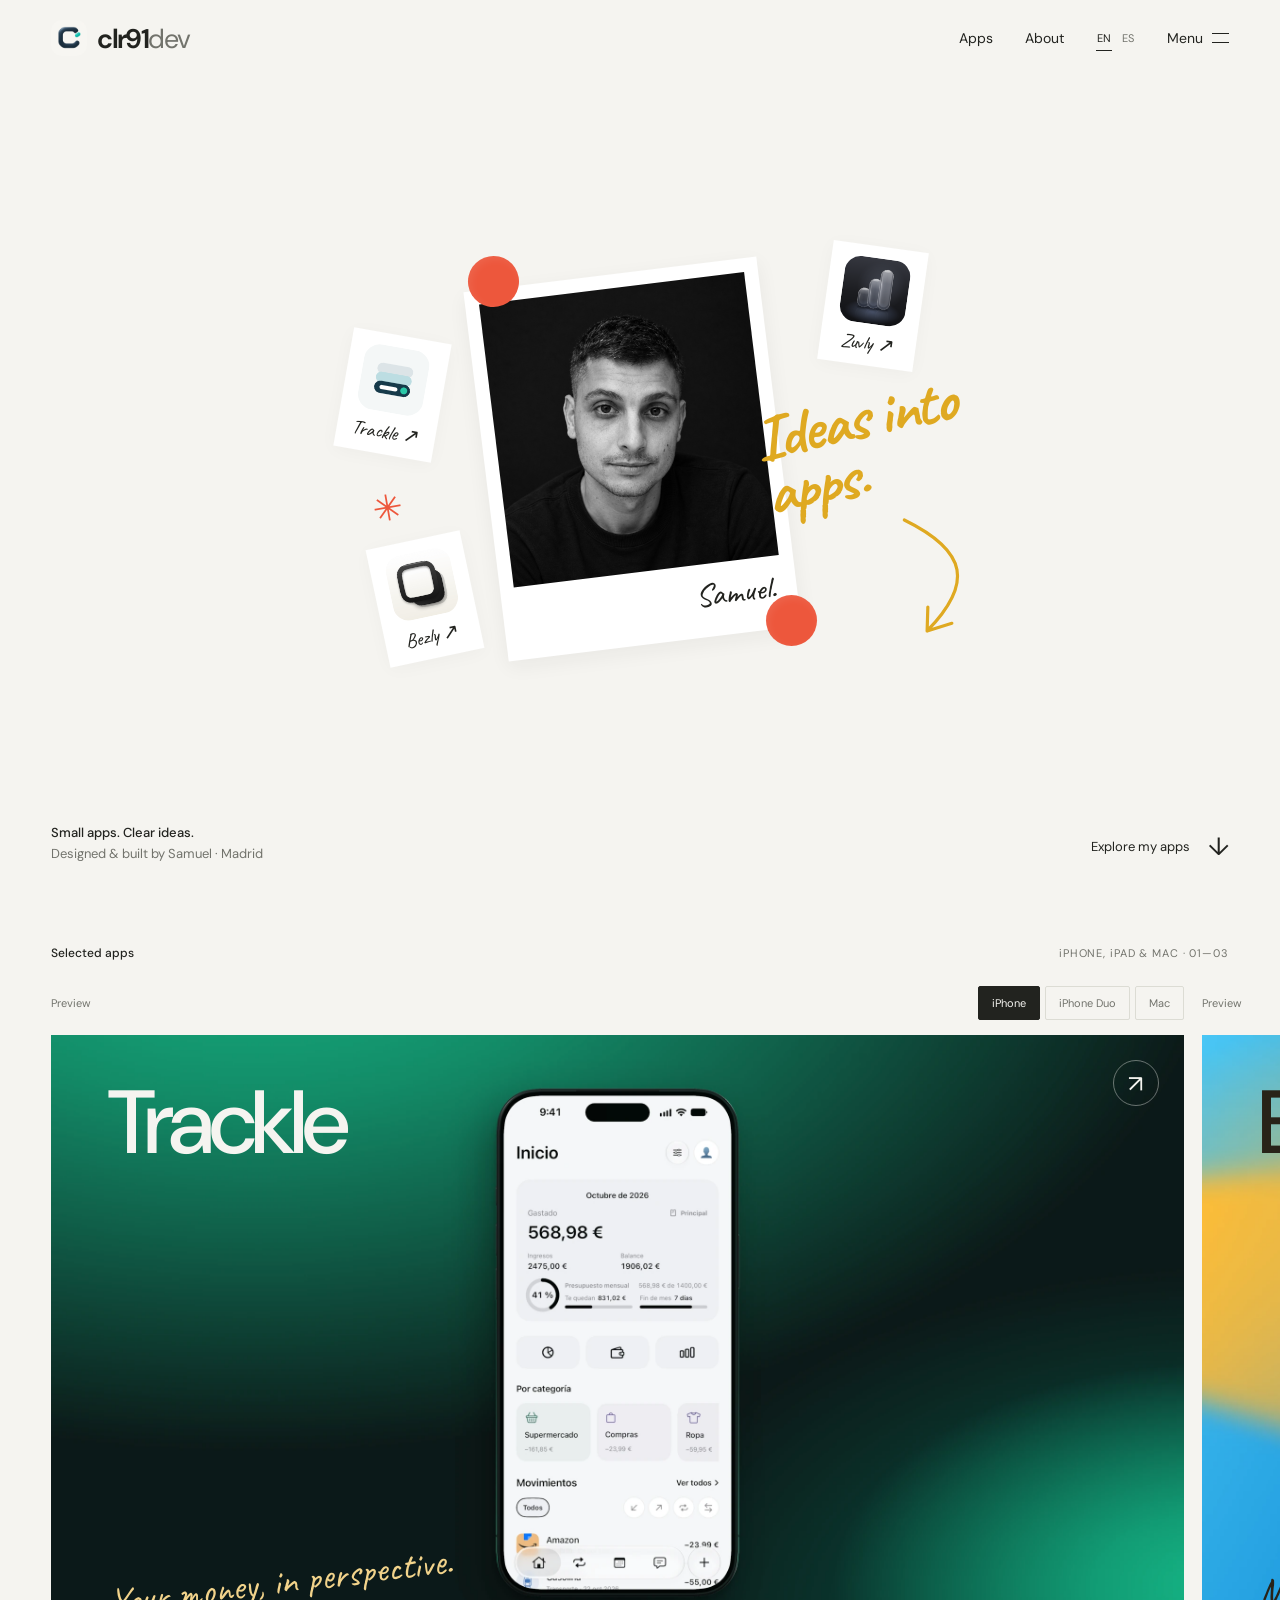
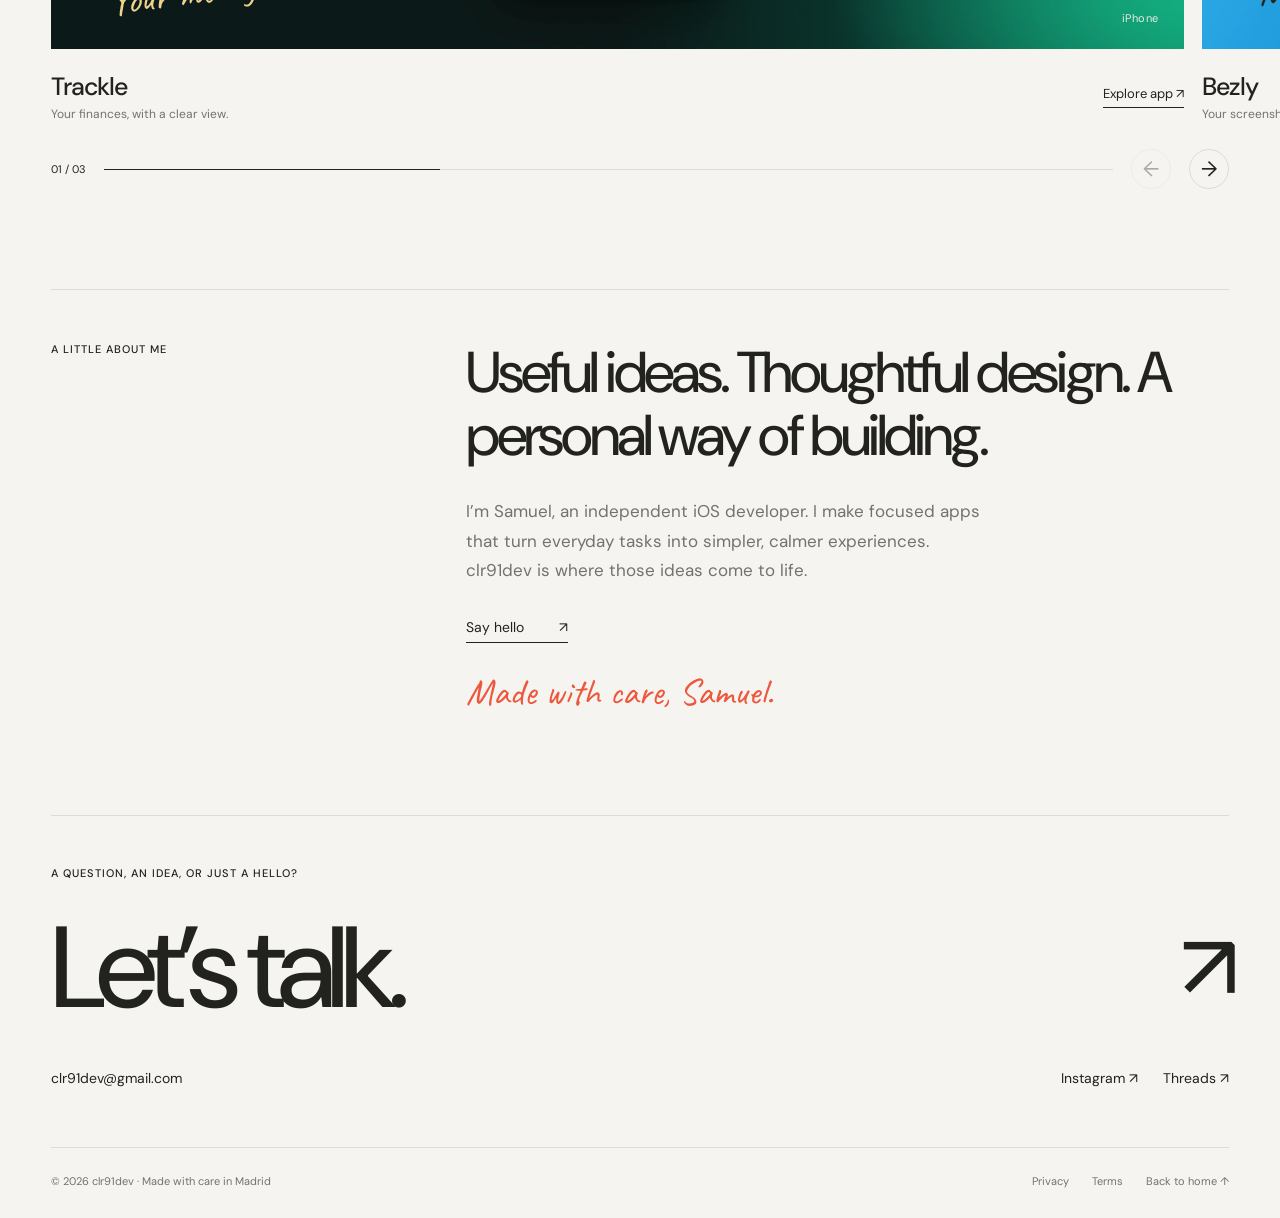
<file: index.html>
<!doctype html>
<html lang="en">
<head>
<meta charset="utf-8">
<meta name="viewport" content="width=device-width, initial-scale=1">
<title data-en="clr91dev — Small apps. Clear ideas." data-es="clr91dev — Apps pequeñas. Ideas claras." >clr91dev — Small apps. Clear ideas.</title>
<meta name="description" content="Independent apps by Samuel. Discover Trackle, Bezly and Zuvly." data-en="Independent apps by Samuel. Discover Trackle, Bezly and Zuvly." data-es="Apps independientes creadas por Samuel. Descubre Trackle, Bezly y Zuvly.">
<meta name="theme-color" content="#f5f4f0">
<link rel="canonical" href="https://samuelclr91-del.github.io/clr91dev/">
<meta property="og:type" content="website">
<meta property="og:title" content="clr91dev — Small apps. Clear ideas.">
<meta property="og:description" content="Independent apps by Samuel. Discover Trackle, Bezly and Zuvly.">
<meta property="og:url" content="https://samuelclr91-del.github.io/clr91dev/">
<meta property="og:image" content="https://samuelclr91-del.github.io/clr91dev/assets/bezly-exports/trackle-home-bezly.webp">
<link rel="icon" href="./assets/brand/favicon-32.png">
<link rel="apple-touch-icon" href="./assets/brand/apple-touch-icon.png">
<link rel="preconnect" href="https://fonts.googleapis.com">
<link rel="preconnect" href="https://fonts.gstatic.com" crossorigin>
<link rel="stylesheet" href="./assets/studio.css">
<script src="./assets/studio.js" defer>
</script>
</head>
<body>
<a class="skip-link" data-en="Skip to content" data-es="Saltar al contenido" href="#main">Skip to content</a>
<header class="site-header">
<a class="wordmark" href="./" aria-label="clr91dev — home"><img class="brand-icon" src="./assets/brand/clr91dev-icon-192.png" alt="" width="36" height="36"><span class="brand-name">clr91<span>dev</span></span>
</a>
<div class="header-links">
<a class="desktop-only" href="#apps">
<span data-en="Apps" data-es="Apps" >Apps</span>
</a>
<a class="desktop-only" href="#about">
<span data-en="About" data-es="Sobre mí" >About</span>
</a>
<div class="language" aria-label="Language / Idioma">
<button type="button" data-lang="en" aria-pressed="true">EN</button>
<button type="button" data-lang="es" aria-pressed="false">ES</button>
</div>
<button class="menu-toggle" aria-controls="site-menu" aria-expanded="false" type="button">
<span data-en="Menu" data-es="Menú" >Menu</span>
<i aria-hidden="true">
</i>
</button>
</div>
</header>
<div class="menu-panel" id="site-menu" hidden>
<nav aria-label="Menu">
<a href="./trackle/">Trackle ↗</a>
<a href="./bezly/">Bezly ↗</a>
<a href="./zuvly/">Zuvly ↗</a>
<a href="#about">
<span data-en="A little about me" data-es="Un poco sobre mí" >A little about me</span>
</a>
<a href="#contact">
<span data-en="Let’s talk" data-es="Hablemos" >Let’s talk</span>
</a>
</nav>
<div class="menu-bottom">
<a href="mailto:clr91dev@gmail.com">clr91dev@gmail.com ↗</a>
<span data-en="Independent apps. Made in Madrid." data-es="Apps independientes. Hechas en Madrid." >Independent apps. Made in Madrid.</span>
</div>
</div>
<main id="main">
<section class="hero" aria-labelledby="hero-title">
<div class="hero-composition">
<figure class="polaroid">
<img src="./assets/samuel-portrait-2026.jpg" alt="Portrait of Samuel, independent app developer" data-alt-en="Portrait of Samuel, independent app developer" data-alt-es="Retrato de Samuel, desarrollador de apps independiente" class="" fetchpriority=high decoding="async" width="886" height="886">
<figcaption>Samuel.</figcaption>
</figure>
<span class="sticker sticker-one" aria-hidden="true">
</span>
<span class="sticker sticker-two" aria-hidden="true">
</span>
<div class="hero-note">
<p class="handwritten" data-en="Ideas into apps." data-es="Ideas hechas apps." >Ideas into apps.</p>
</div>
<svg class="drawn-arrow" aria-hidden="true" viewBox="0 0 100 145" fill="none">
<path d="M22 6C88 49 88 85 32 130M32 130L36 104M32 130L60 125" stroke="currentColor" stroke-width="3.5" stroke-linecap="round" stroke-linejoin="round"/>
</svg>
<a class="scrap-app scrap-trackle" href="./trackle/" aria-label="Trackle">
<img src="./assets/trackle-app-icon.png" alt="" data-alt-en="" data-alt-es="" class="" fetchpriority=high decoding="async" width="512" height="512">
<span>Trackle ↗</span>
</a>
<a class="scrap-app scrap-bezly" href="./bezly/" aria-label="Bezly">
<img src="./assets/bezly-app-icon-current.png" alt="" data-alt-en="" data-alt-es="" class="" fetchpriority=high decoding="async" width="1024" height="1024">
<span>Bezly ↗</span>
</a>
<a class="scrap-app scrap-zuvly" href="./zuvly/" aria-label="Zuvly">
<img src="./assets/zuvly-app-icon.png" alt="" width="1024" height="1024" decoding="async">
<span>Zuvly ↗</span>
</a>
<span class="little-cross" aria-hidden="true">✳</span>
</div>
<div class="hero-caption">
<h1 id="hero-title">
<strong data-en="Small apps. Clear ideas." data-es="Apps pequeñas. Ideas claras." >Small apps. Clear ideas.</strong>
</h1>
<span data-en="Designed &amp; built by Samuel · Madrid" data-es="Diseñadas y creadas por Samuel · Madrid" >Designed &amp; built by Samuel · Madrid</span>
</div>
<a class="hero-scroll" href="#apps">
<span data-en="Explore my apps" data-es="Explora mis apps" >Explore my apps</span>
<span aria-hidden="true">↓</span>
</a>
</section>
<section class="work-gallery" id="apps" aria-labelledby="work-title">
<div class="section-topline">
<h2 data-en="Selected apps" data-es="Apps seleccionadas" id="work-title">Selected apps</h2>
<span class="index-label">iPHONE, iPAD &amp; MAC · 01—03</span>
</div>
<div class="project-rail" tabindex="0" role="region" aria-label="App gallery" data-label-en="App gallery" data-label-es="Galería de apps">
<article class="project-card" data-preview data-preview-name="Trackle">
<div class="device-switch" role="group" aria-label="Device preview" data-label-en="Device preview" data-label-es="Vista de dispositivo">
<span data-en="Preview" data-es="Vista">Preview</span>
<div>
<button type="button" data-preview-device="phone" aria-pressed="true">iPhone</button>
<button type="button" data-preview-device="duo" aria-pressed="false">iPhone Duo</button>
<button type="button" data-preview-device="mac" aria-pressed="false">Mac</button>
</div>
</div>
<a class="project-art trackle-scene native-scene" href="./trackle/" aria-label="Trackle">
<img class="scene-render" src="./assets/bezly-exports/trackle-home-bezly.webp" alt="Trackle — device mockup created with Bezly" data-alt-en="Trackle — device mockup created with Bezly" data-alt-es="Trackle — mockup creado con Bezly" width="2400" height="1350" loading="lazy" decoding="async" data-src-phone="./assets/bezly-exports/trackle-home-bezly.webp" data-src-duo="./assets/bezly-exports/trackle-duo-bezly.webp" data-src-mac="./assets/bezly-exports/trackle-mac-bezly.webp">
<span class="project-backword">Trackle</span>
<span class="scene-note" data-en="Your money, in perspective." data-es="Tu dinero, en perspectiva." >Your money, in perspective.</span>
<span class="scene-tag">iPhone</span>
<span class="open-project" aria-hidden="true">↗</span>
</a>
<div class="project-caption">
<div>
<h3>
<a href="./trackle/">Trackle</a>
</h3>
<p data-en="Your finances, with a clear view." data-es="Tus finanzas, con perspectiva." >Your finances, with a clear view.</p>
</div>
<a href="./trackle/">
<span data-en="Explore app ↗" data-es="Explorar app ↗" >Explore app ↗</span>
</a>
</div>
</article>
<article class="project-card" data-preview data-preview-name="Bezly">
<div class="device-switch" role="group" aria-label="Device preview" data-label-en="Device preview" data-label-es="Vista de dispositivo">
<span data-en="Preview" data-es="Vista">Preview</span>
<div>
<button type="button" data-preview-device="phone" aria-pressed="true">iPhone</button>
<button type="button" data-preview-device="duo" aria-pressed="false">iPhone Duo</button>
<button type="button" data-preview-device="mac" aria-pressed="false">Mac</button>
</div>
</div>
<a class="project-art bezly-scene native-scene" href="./bezly/" aria-label="Bezly">
<img class="scene-render" src="./assets/bezly-exports/bezly-studio-bezly.webp" alt="Bezly — device mockup created with Bezly" data-alt-en="Bezly — device mockup created with Bezly" data-alt-es="Bezly — mockup creado con Bezly" width="2400" height="1350" loading="lazy" decoding="async" data-src-phone="./assets/bezly-exports/bezly-studio-bezly.webp" data-src-duo="./assets/bezly-exports/bezly-duo-bezly.webp" data-src-mac="./assets/bezly-exports/bezly-mac-bezly.webp">
<span class="project-backword">Bezly</span>
<span class="scene-note" data-en="Make it yours." data-es="Hazlo tuyo." >Make it yours.</span>
<span class="scene-tag">iPhone</span>
<span class="open-project" aria-hidden="true">↗</span>
</a>
<div class="project-caption">
<div>
<h3>
<a href="./bezly/">Bezly</a>
</h3>
<p data-en="Your screenshots. Ready for the spotlight." data-es="Tus capturas. Listas para destacar." >Your screenshots. Ready for the spotlight.</p>
</div>
<a href="./bezly/">
<span data-en="Explore app ↗" data-es="Explorar app ↗" >Explore app ↗</span>
</a>
</div>
</article>
<article class="project-card" data-preview data-preview-name="Zuvly">
<div class="device-switch" role="group" aria-label="Device preview" data-label-en="Device preview" data-label-es="Vista de dispositivo">
<span data-en="Preview" data-es="Vista">Preview</span>
<div>
<button type="button" data-preview-device="phone" aria-pressed="true">iPhone</button>
<button type="button" data-preview-device="duo" aria-pressed="false">iPhone Duo</button>
</div>
</div>
<a class="project-art zuvly-scene native-scene" href="./zuvly/" aria-label="Zuvly">
<img class="scene-render" src="./assets/bezly-exports/zuvly-dashboard-bezly.webp" alt="Zuvly — device mockup created with Bezly" data-alt-en="Zuvly — device mockup created with Bezly" data-alt-es="Zuvly — mockup creado con Bezly" width="2400" height="1350" loading="lazy" decoding="async" data-src-phone="./assets/bezly-exports/zuvly-dashboard-bezly.webp" data-src-duo="./assets/bezly-exports/zuvly-duo-bezly.webp">
<span class="project-backword">Zuvly</span>
<span class="scene-note" data-en="See the bigger picture." data-es="Mira el conjunto." >See the bigger picture.</span>
<span class="scene-tag" data-en="In development · Demo data" data-es="En desarrollo · Datos de demostración" >In development · Demo data</span>
<span class="open-project" aria-hidden="true">↗</span>
</a>
<div class="project-caption">
<div>
<h3>
<a href="./zuvly/">Zuvly</a>
</h3>
<p data-en="A clearer view of your apps. In development." data-es="Una visión clara de tus apps. En desarrollo." >A clearer view of your apps. In development.</p>
</div>
<a href="./zuvly/">
<span data-en="Explore project ↗" data-es="Ver proyecto ↗" >Explore project ↗</span>
</a>
</div>
</article>
</div>
<div class="gallery-controls">
<span class="gallery-count" aria-live="polite">01 / 03</span>
<div class="gallery-progress" aria-hidden="true">
<span>
</span>
</div>
<button class="round-button" data-gallery-prev type="button" aria-label="Previous app" data-label-en="Previous app" data-label-es="App anterior">←</button>
<button class="round-button" data-gallery-next type="button" aria-label="Next app" data-label-en="Next app" data-label-es="App siguiente">→</button>
</div>
</section>
<section class="about-section" id="about">
<p class="eyebrow" data-en="A little about me" data-es="Un poco sobre mí" >A little about me</p>
<div class="about-copy">
<h2 data-en="Useful ideas. Thoughtful design. A personal way of building." data-es="Ideas útiles. Diseño con intención. Una forma personal de crear." >Useful ideas. Thoughtful design. A personal way of building.</h2>
<p data-en="I’m Samuel, an independent iOS developer. I make focused apps that turn everyday tasks into simpler, calmer experiences. clr91dev is where those ideas come to life." data-es="Soy Samuel, desarrollador iOS independiente. Creo apps que convierten las tareas del día a día en experiencias más sencillas y tranquilas. clr91dev es donde esas ideas cobran vida." >I’m Samuel, an independent iOS developer. I make focused apps that turn everyday tasks into simpler, calmer experiences. clr91dev is where those ideas come to life.</p>
<a class="underlined-link" href="mailto:clr91dev@gmail.com">
<span data-en="Say hello" data-es="Salúdame" >Say hello</span>
<span aria-hidden="true">↗</span>
</a>
<div class="about-signature" aria-hidden="true">Made with care, Samuel.</div>
</div>
</section>
<section class="contact-section" id="contact">
<p class="eyebrow" data-en="A question, an idea, or just a hello?" data-es="¿Una pregunta, una idea o simplemente un hola?" >A question, an idea, or just a hello?</p>
<a class="contact-title" href="mailto:clr91dev@gmail.com">
<span data-en="Let’s talk." data-es="Hablemos." >Let’s talk.</span>
<span class="contact-arrow" aria-hidden="true">↗</span>
</a>
<div class="contact-bottom">
<a href="mailto:clr91dev@gmail.com">clr91dev@gmail.com</a>
<div class="social-links">
<a href="https://www.instagram.com/clr91dev/" target="_blank" rel="noopener noreferrer">Instagram ↗</a>
<a href="https://www.threads.com/@samuclr91" target="_blank" rel="noopener noreferrer">Threads ↗</a>
</div>
</div>
</section>
</main>
<footer class="site-footer">
<span>© 2026 clr91dev · <span data-en="Made with care in Madrid" data-es="Hecho con cuidado en Madrid" >Made with care in Madrid</span>
</span>
<div class="footer-legal">
<a href="./privacy/">
<span data-en="Privacy" data-es="Privacidad" >Privacy</span>
</a>
<a href="./terms/">
<span data-en="Terms" data-es="Términos" >Terms</span>
</a>
<a href="./">
<span data-en="Back to home ↑" data-es="Volver al inicio ↑" >Back to home ↑</span>
</a>
</div>
</footer>
</body>
</html>
</file>
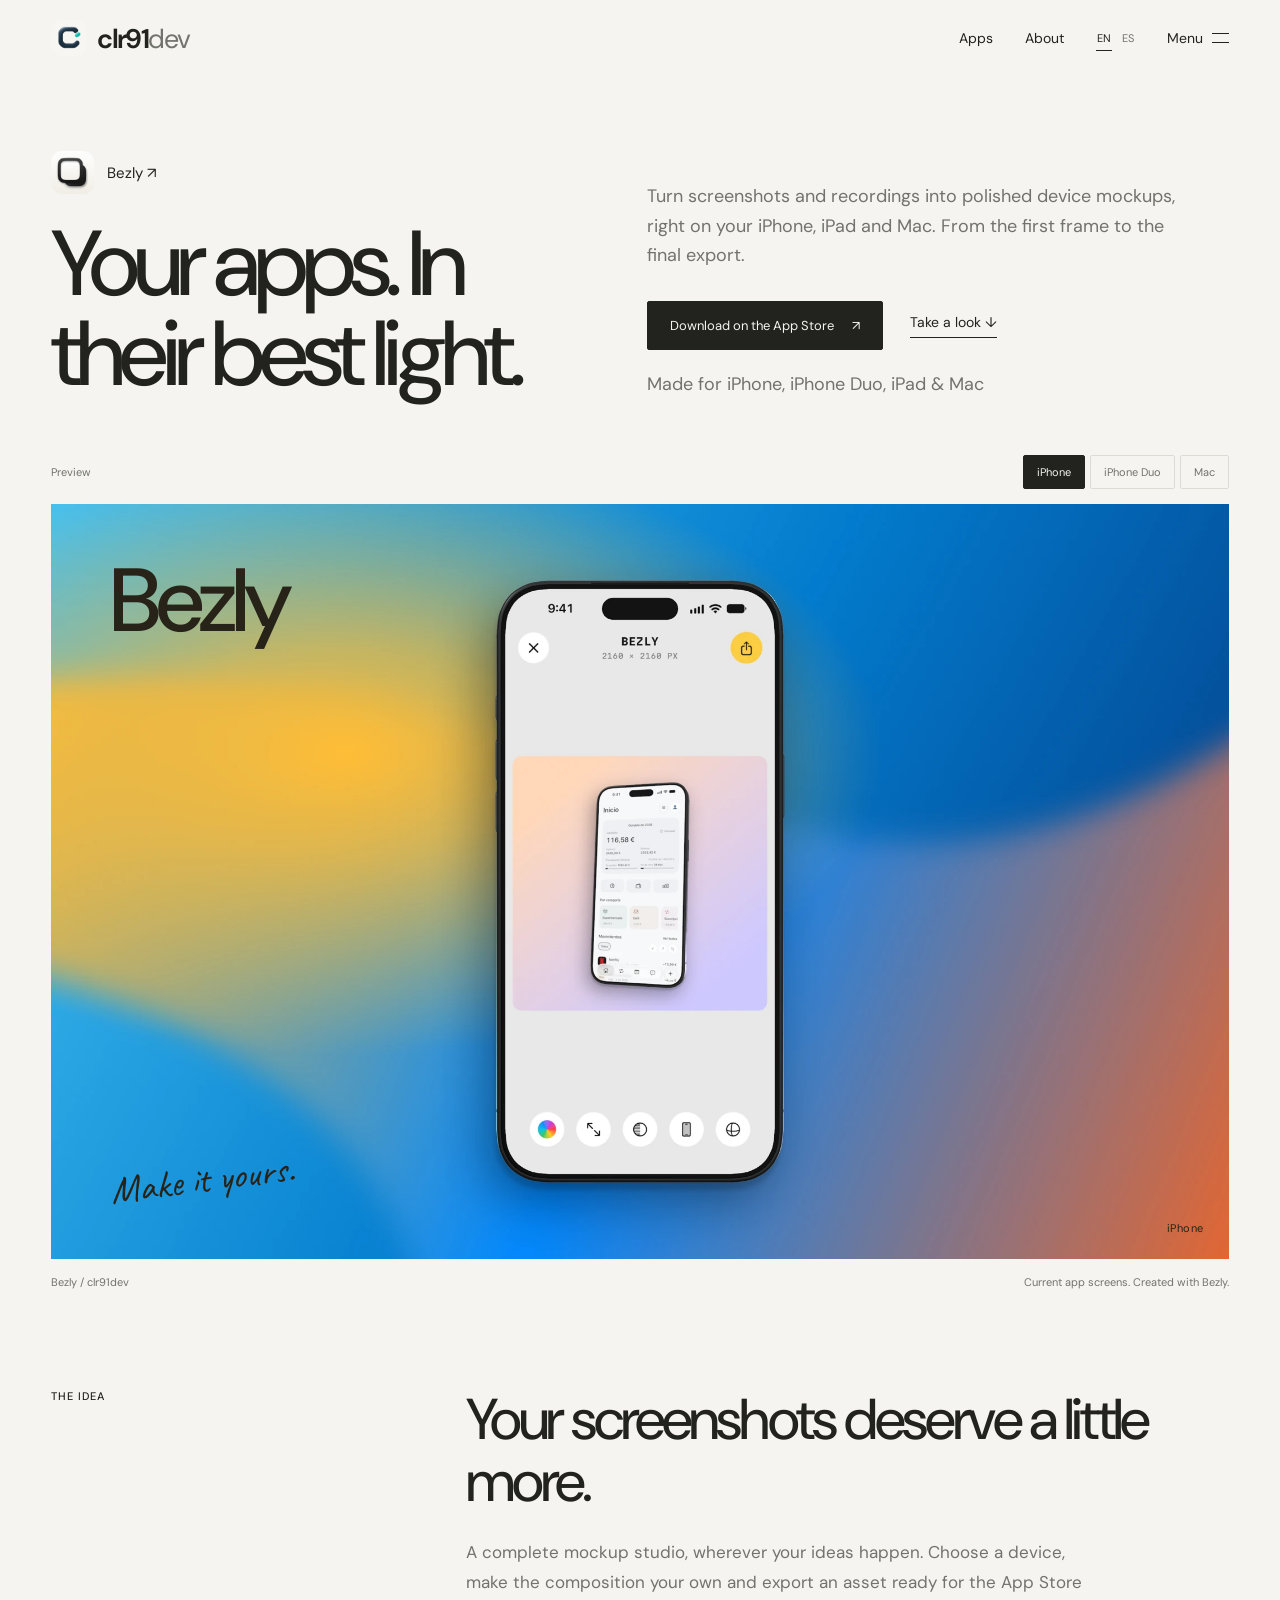
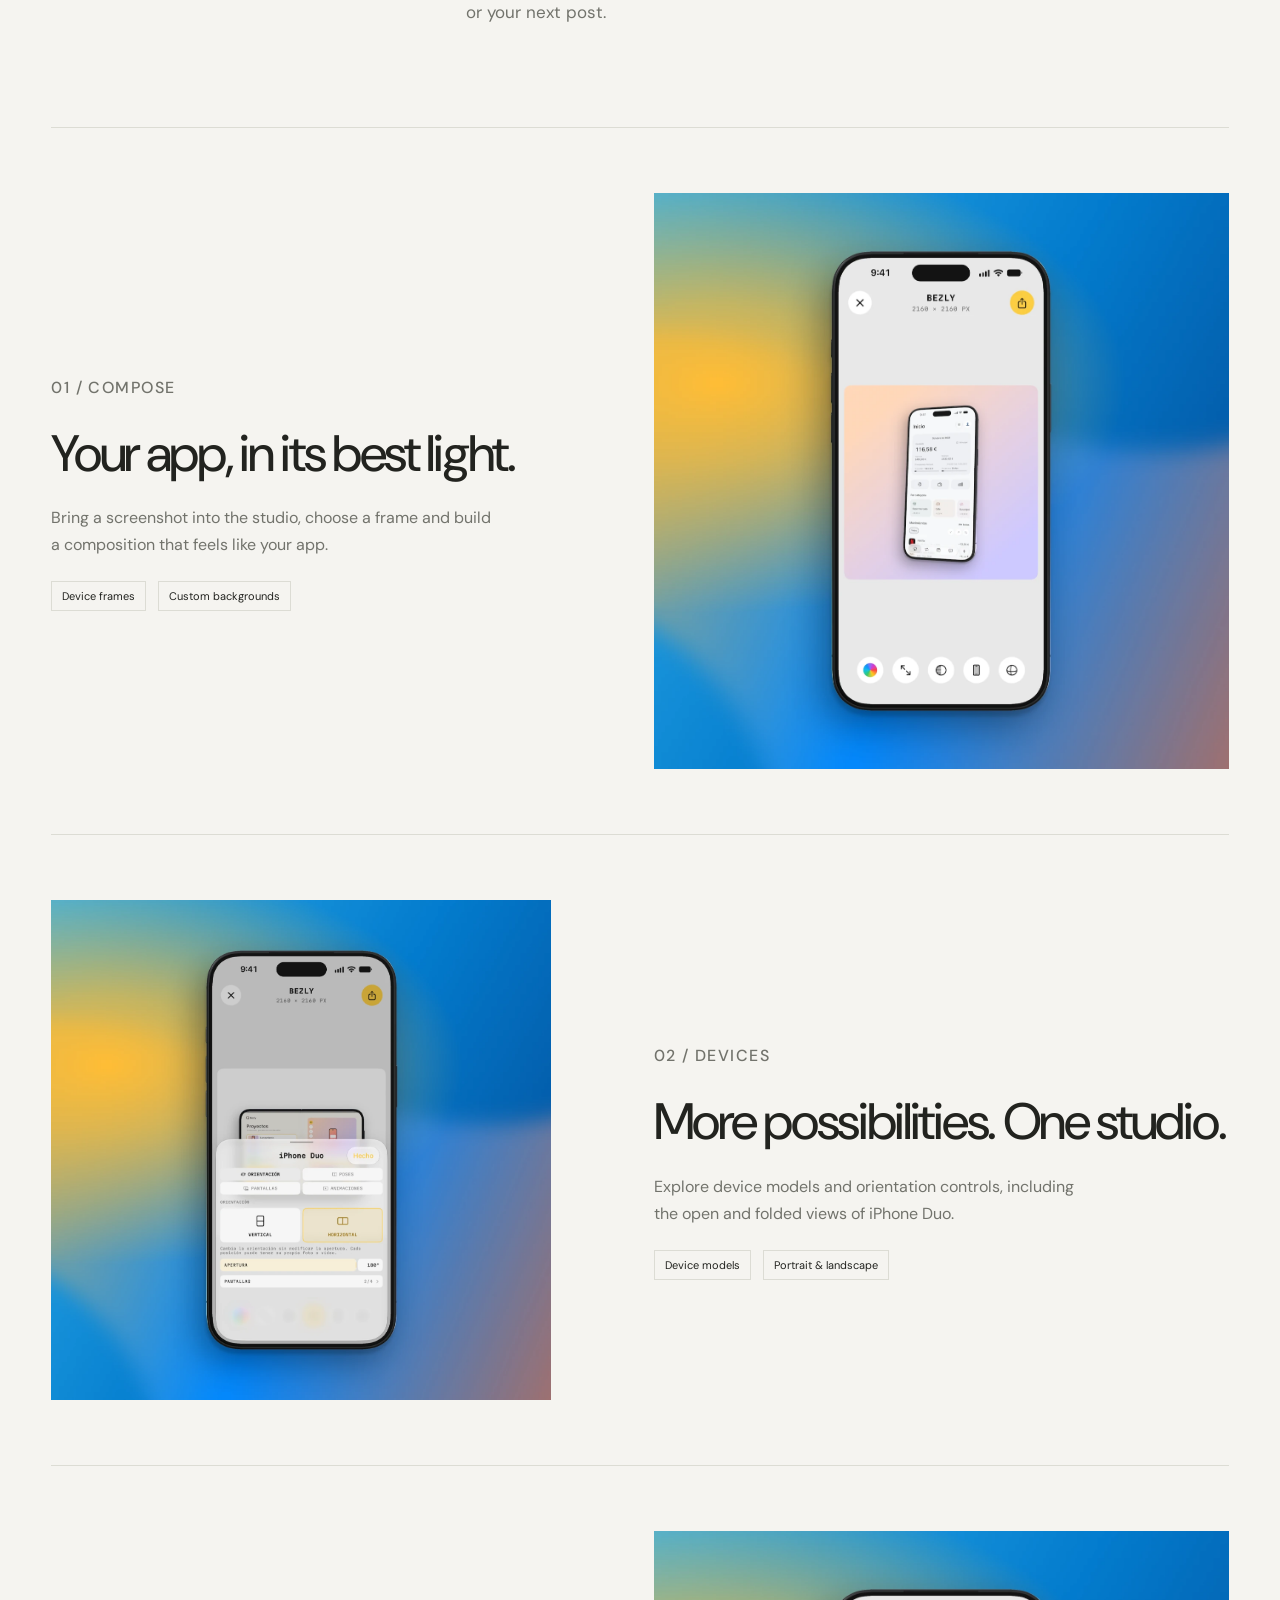
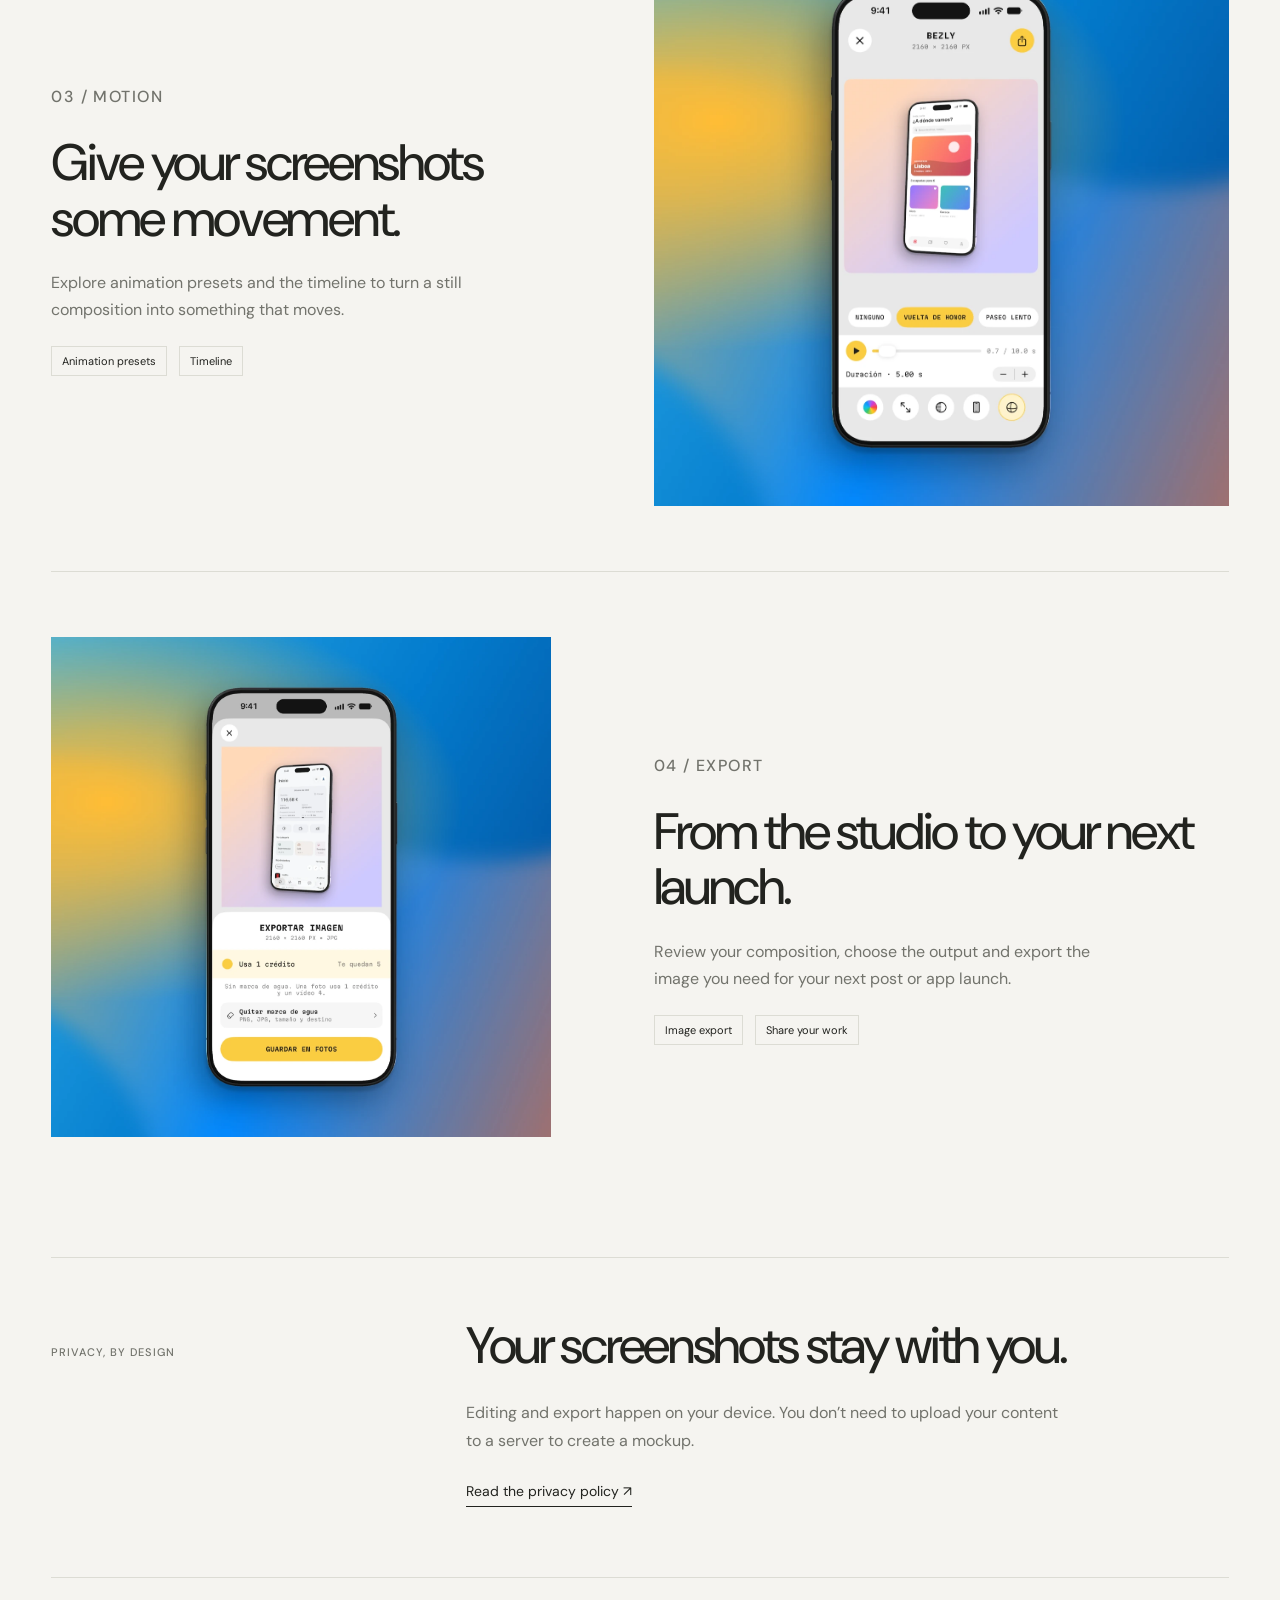
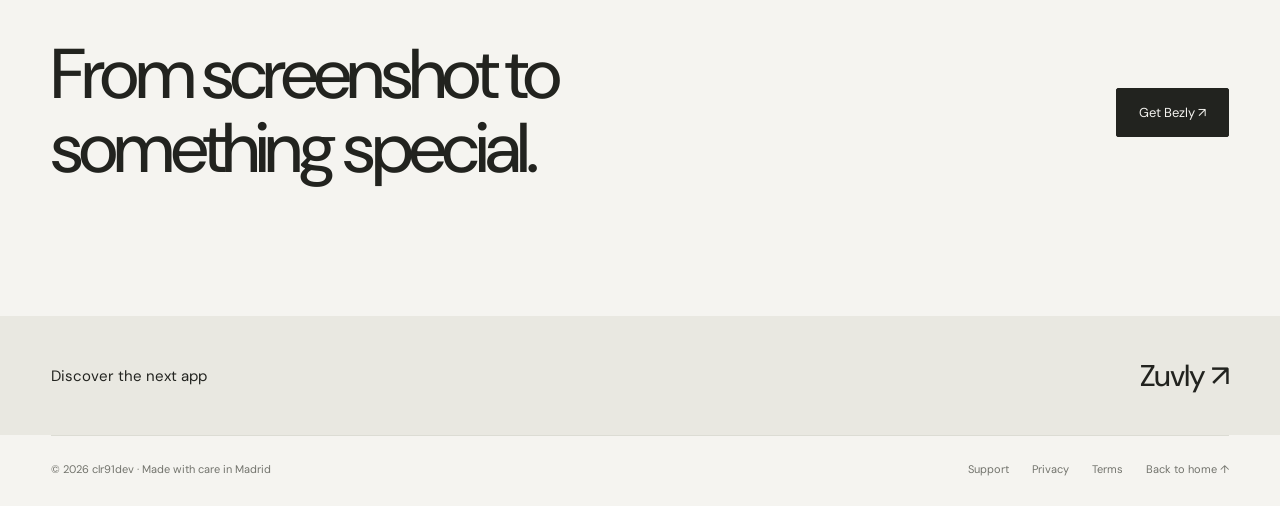
<file: bezly/index.html>
<!doctype html>
<html lang="en">
<head>
<meta charset="utf-8">
<meta name="viewport" content="width=device-width, initial-scale=1">
<title data-en="Bezly — Your apps. In their best light." data-es="Bezly — Tus apps. En su mejor versión." >Bezly — Your apps. In their best light.</title>
<meta name="description" content="Turn screenshots and recordings into polished device mockups, right on your iPhone, iPad and Mac. From the first frame to the final export." data-en="Turn screenshots and recordings into polished device mockups, right on your iPhone, iPad and Mac. From the first frame to the final export." data-es="Convierte capturas y grabaciones en mockups de dispositivos desde tu iPhone, iPad y Mac. Del primer marco a la exportación final.">
<meta name="theme-color" content="#f5f4f0">
<link rel="canonical" href="https://samuelclr91-del.github.io/clr91dev/bezly/">
<meta property="og:type" content="website">
<meta property="og:title" content="Bezly — Your apps. In their best light.">
<meta property="og:description" content="Turn screenshots and recordings into polished device mockups, right on your iPhone, iPad and Mac. From the first frame to the final export.">
<meta property="og:url" content="https://samuelclr91-del.github.io/clr91dev/bezly/">
<meta property="og:image" content="https://samuelclr91-del.github.io/clr91dev/assets/bezly-exports/bezly-studio-bezly.webp">
<link rel="icon" href="../assets/bezly-app-icon-current.png">
<link rel="apple-touch-icon" href="../assets/bezly-app-icon-current.png">
<link rel="preconnect" href="https://fonts.googleapis.com">
<link rel="preconnect" href="https://fonts.gstatic.com" crossorigin>
<link rel="stylesheet" href="../assets/studio.css">
<script src="../assets/studio.js" defer>
</script>
</head>
<body class="product-page product-bezly">
<a class="skip-link" data-en="Skip to content" data-es="Saltar al contenido" href="#main">Skip to content</a>
<header class="site-header">
<a class="wordmark" href="../" aria-label="clr91dev — home"><img class="brand-icon" src="../assets/brand/clr91dev-icon-192.png" alt="" width="36" height="36"><span class="brand-name">clr91<span>dev</span></span>
</a>
<div class="header-links">
<a class="desktop-only" href="../#apps">
<span data-en="Apps" data-es="Apps" >Apps</span>
</a>
<a class="desktop-only" href="../#about">
<span data-en="About" data-es="Sobre mí" >About</span>
</a>
<div class="language" aria-label="Language / Idioma">
<button type="button" data-lang="en" aria-pressed="true">EN</button>
<button type="button" data-lang="es" aria-pressed="false">ES</button>
</div>
<button class="menu-toggle" aria-controls="site-menu" aria-expanded="false" type="button">
<span data-en="Menu" data-es="Menú" >Menu</span>
<i aria-hidden="true">
</i>
</button>
</div>
</header>
<div class="menu-panel" id="site-menu" hidden>
<nav aria-label="Menu">
<a href="../trackle/">Trackle ↗</a>
<a href="../bezly/">Bezly ↗</a>
<a href="../zuvly/">Zuvly ↗</a>
<a href="../#about">
<span data-en="A little about me" data-es="Un poco sobre mí" >A little about me</span>
</a>
<a href="../#contact">
<span data-en="Let’s talk" data-es="Hablemos" >Let’s talk</span>
</a>
</nav>
<div class="menu-bottom">
<a href="mailto:clr91dev@gmail.com">clr91dev@gmail.com ↗</a>
<span data-en="Independent apps. Made in Madrid." data-es="Apps independientes. Hechas en Madrid." >Independent apps. Made in Madrid.</span>
</div>
</div>
<main id="main">
<section class="product-intro">
<div>
<a class="product-name" href="https://apps.apple.com/app/id6793517767" target="_blank" rel="noopener noreferrer">
<img src="../assets/bezly-app-icon-current.png" alt="" data-alt-en="" data-alt-es="" class="" fetchpriority=high decoding="async" width="1024" height="1024">
<span>Bezly ↗</span>
</a>
<h1 data-en="Your apps. In their best light." data-es="Tus apps. En su mejor versión." >Your apps. In their best light.</h1>
</div>
<div class="intro-right">
<p data-en="Turn screenshots and recordings into polished device mockups, right on your iPhone, iPad and Mac. From the first frame to the final export." data-es="Convierte capturas y grabaciones en mockups de dispositivos desde tu iPhone, iPad y Mac. Del primer marco a la exportación final." >Turn screenshots and recordings into polished device mockups, right on your iPhone, iPad and Mac. From the first frame to the final export.</p>
<div class="product-actions">
<a class="store-link" href="https://apps.apple.com/app/id6793517767" target="_blank" rel="noopener noreferrer">
<span data-en="Download on the App Store" data-es="Descargar en App Store" >Download on the App Store</span>
<span aria-hidden="true">↗</span>
</a>
<a class="underlined-link" href="#features">
<span data-en="Take a look ↓" data-es="Echa un vistazo ↓" >Take a look ↓</span>
</a>
</div>
<p class="product-platform" data-en="Made for iPhone, iPhone Duo, iPad &amp; Mac" data-es="Hecha para iPhone, iPhone Duo, iPad y Mac" >Made for iPhone, iPhone Duo, iPad &amp; Mac</p>
</div>
</section>
<div class="product-cover" data-preview data-preview-name="Bezly">
<div class="device-switch" role="group" aria-label="Device preview" data-label-en="Device preview" data-label-es="Vista de dispositivo">
<span data-en="Preview" data-es="Vista">Preview</span>
<div>
<button type="button" data-preview-device="phone" aria-pressed="true">iPhone</button>
<button type="button" data-preview-device="duo" aria-pressed="false">iPhone Duo</button>
<button type="button" data-preview-device="mac" aria-pressed="false">Mac</button>
</div>
</div>
<div class="project-art bezly-scene native-scene" >
<img class="scene-render" src="../assets/bezly-exports/bezly-studio-bezly.webp" alt="Bezly — device mockup created with Bezly" data-alt-en="Bezly — device mockup created with Bezly" data-alt-es="Bezly — mockup creado con Bezly" width="2400" height="1350" loading="lazy" decoding="async" data-src-phone="../assets/bezly-exports/bezly-studio-bezly.webp" data-src-duo="../assets/bezly-exports/bezly-duo-bezly.webp" data-src-mac="../assets/bezly-exports/bezly-mac-bezly.webp">
<span class="project-backword">Bezly</span>
<span class="scene-note" data-en="Make it yours." data-es="Hazlo tuyo." >Make it yours.</span>
<span class="scene-tag">iPhone</span>
</div>
<div class="product-cover-caption">
<span>Bezly / clr91dev</span>
<span data-en="Current app screens. Created with Bezly." data-es="Pantallas actuales de la app. Creadas con Bezly." >Current app screens. Created with Bezly.</span>
</div>
</div>
<section class="product-story">
<p class="eyebrow" data-en="The idea" data-es="La idea" >The idea</p>
<div class="story-copy">
<h2 data-en="Your screenshots deserve a little more." data-es="Tus capturas merecen algo más." >Your screenshots deserve a little more.</h2>
<p data-en="A complete mockup studio, wherever your ideas happen. Choose a device, make the composition your own and export an asset ready for the App Store or your next post." data-es="Un estudio de mockups completo, allí donde surjan tus ideas. Elige un dispositivo, crea tu composición y exporta un recurso listo para la App Store o tu próxima publicación." >A complete mockup studio, wherever your ideas happen. Choose a device, make the composition your own and export an asset ready for the App Store or your next post.</p>
</div>
</section>
<section id="features" aria-label="App features" data-label-en="App features" data-label-es="Funciones de la app">
<article class="feature-row">
<div class="feature-copy">
<p class="eyebrow" data-en="01 / Compose" data-es="01 / Compón" >01 / Compose</p>
<h3 data-en="Your app, in its best light." data-es="Tu app, en su mejor versión." >Your app, in its best light.</h3>
<p data-en="Bring a screenshot into the studio, choose a frame and build a composition that feels like your app." data-es="Lleva una captura al estudio, elige un marco y crea una composición que encaje con tu app." >Bring a screenshot into the studio, choose a frame and build a composition that feels like your app.</p>
<div class="feature-bits">
<span data-en="Device frames" data-es="Marcos de dispositivos" >Device frames</span>
<span data-en="Custom backgrounds" data-es="Fondos personalizados" >Custom backgrounds</span>
</div>
</div>
<figure class="feature-media native-media">
<img src="../assets/bezly-exports/bezly-studio-bezly.webp" alt="Your app, in its best light." data-alt-en="Your app, in its best light." data-alt-es="Tu app, en su mejor versión." class="native-feature-image" width="2400" height="1350" loading="lazy" decoding="async">
</figure>
</article>
<article class="feature-row">
<div class="feature-copy">
<p class="eyebrow" data-en="02 / Devices" data-es="02 / Dispositivos" >02 / Devices</p>
<h3 data-en="More possibilities. One studio." data-es="Más posibilidades. Un solo estudio." >More possibilities. One studio.</h3>
<p data-en="Explore device models and orientation controls, including the open and folded views of iPhone Duo." data-es="Explora modelos y controles de orientación, incluidas las vistas abierta y plegada del iPhone Duo." >Explore device models and orientation controls, including the open and folded views of iPhone Duo.</p>
<div class="feature-bits">
<span data-en="Device models" data-es="Modelos de dispositivos" >Device models</span>
<span data-en="Portrait &amp; landscape" data-es="Vertical y horizontal" >Portrait &amp; landscape</span>
</div>
</div>
<figure class="feature-media native-media">
<img src="../assets/bezly-exports/bezly-devices-bezly.webp" alt="More possibilities. One studio." data-alt-en="More possibilities. One studio." data-alt-es="Más posibilidades. Un solo estudio." class="native-feature-image" width="2400" height="1350" loading="lazy" decoding="async">
</figure>
</article>
<article class="feature-row">
<div class="feature-copy">
<p class="eyebrow" data-en="03 / Motion" data-es="03 / Movimiento" >03 / Motion</p>
<h3 data-en="Give your screenshots some movement." data-es="Dale movimiento a tus capturas." >Give your screenshots some movement.</h3>
<p data-en="Explore animation presets and the timeline to turn a still composition into something that moves." data-es="Explora los presets de animación y la línea de tiempo para dar movimiento a una composición." >Explore animation presets and the timeline to turn a still composition into something that moves.</p>
<div class="feature-bits">
<span data-en="Animation presets" data-es="Presets de animación" >Animation presets</span>
<span data-en="Timeline" data-es="Línea de tiempo" >Timeline</span>
</div>
</div>
<figure class="feature-media native-media">
<img src="../assets/bezly-exports/bezly-animation-bezly.webp" alt="Give your screenshots some movement." data-alt-en="Give your screenshots some movement." data-alt-es="Dale movimiento a tus capturas." class="native-feature-image" width="2400" height="1350" loading="lazy" decoding="async">
</figure>
</article>
<article class="feature-row">
<div class="feature-copy">
<p class="eyebrow" data-en="04 / Export" data-es="04 / Exporta" >04 / Export</p>
<h3 data-en="From the studio to your next launch." data-es="Del estudio a tu próximo lanzamiento." >From the studio to your next launch.</h3>
<p data-en="Review your composition, choose the output and export the image you need for your next post or app launch." data-es="Revisa tu composición, elige la salida y exporta la imagen que necesitas para tu próxima publicación o lanzamiento." >Review your composition, choose the output and export the image you need for your next post or app launch.</p>
<div class="feature-bits">
<span data-en="Image export" data-es="Exportación de imagen" >Image export</span>
<span data-en="Share your work" data-es="Comparte tu trabajo" >Share your work</span>
</div>
</div>
<figure class="feature-media native-media">
<img src="../assets/bezly-exports/bezly-export-bezly.webp" alt="From the studio to your next launch." data-alt-en="From the studio to your next launch." data-alt-es="Del estudio a tu próximo lanzamiento." class="native-feature-image" width="2400" height="1350" loading="lazy" decoding="async">
</figure>
</article>
</section>
<section class="privacy-section" id="privacy">
<p class="eyebrow" data-en="Privacy, by design" data-es="Privacidad, desde el diseño" >Privacy, by design</p>
<div>
<h2 data-en="Your screenshots stay with you." data-es="Tus capturas se quedan contigo." >Your screenshots stay with you.</h2>
<p data-en="Editing and export happen on your device. You don’t need to upload your content to a server to create a mockup." data-es="La edición y la exportación se realizan en tu dispositivo. No necesitas subir tu contenido a un servidor para crear un mockup." >Editing and export happen on your device. You don’t need to upload your content to a server to create a mockup.</p>
<a class="underlined-link" href="./privacy/">
<span data-en="Read the privacy policy ↗" data-es="Leer la política de privacidad ↗" >Read the privacy policy ↗</span>
</a>
</div>
</section>
<section class="product-cta">
<h2 data-en="From screenshot to something special." data-es="De una captura a algo especial." >From screenshot to something special.</h2>
<a class="store-link" href="https://apps.apple.com/app/id6793517767" target="_blank" rel="noopener noreferrer">
<span data-en="Get Bezly ↗" data-es="Descargar Bezly ↗" >Get Bezly ↗</span>
</a>
</section>
</main>
<a class="next-project" href="../zuvly/">
<span data-en="Discover the next app" data-es="Descubre la siguiente app" >Discover the next app</span>
<strong>Zuvly ↗</strong>
</a>
<footer class="site-footer">
<span>© 2026 clr91dev · <span data-en="Made with care in Madrid" data-es="Hecho con cuidado en Madrid" >Made with care in Madrid</span>
</span>
<div class="footer-legal">
<a href="./support/">
<span data-en="Support" data-es="Soporte" >Support</span>
</a>
<a href="./privacy/">
<span data-en="Privacy" data-es="Privacidad" >Privacy</span>
</a>
<a href="./terms/">
<span data-en="Terms" data-es="Términos" >Terms</span>
</a>
<a href="../">
<span data-en="Back to home ↑" data-es="Volver al inicio ↑" >Back to home ↑</span>
</a>
</div>
</footer>
<script type="application/ld+json">{"@context": "https://schema.org", "@type": "SoftwareApplication", "name": "Bezly", "applicationCategory": "DesignApplication", "operatingSystem": "iOS, iPadOS, macOS", "url": "https://samuelclr91-del.github.io/clr91dev/bezly/", "downloadUrl": "https://apps.apple.com/app/id6793517767", "description": "Turn screenshots and recordings into polished device mockups, right on your iPhone, iPad and Mac. From the first frame to the final export."}</script>
</body>
</html>
</file>
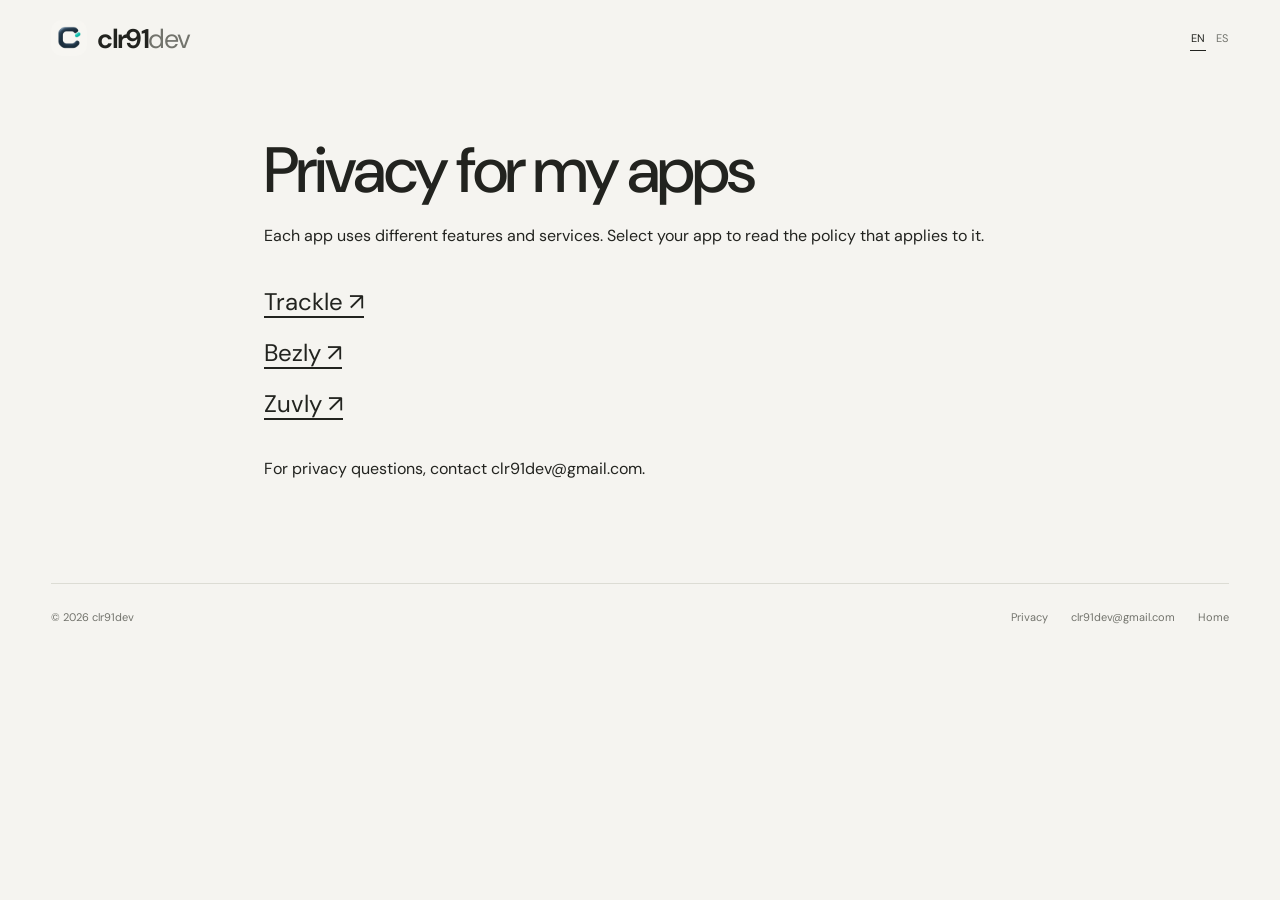
<file: privacy/index.html>
<!doctype html>
<html lang="en"><head><meta charset="utf-8"><meta name="viewport" content="width=device-width, initial-scale=1">
<title>Privacy / Privacidad · clr91dev</title><meta name="theme-color" content="#f5f4f0">
<link rel="canonical" href="https://samuelclr91-del.github.io/clr91dev/privacy/">
<link rel="icon" href="../assets/brand/favicon-32.png">
<link rel="stylesheet" href="../assets/studio.css"><script src="../assets/studio.js" defer></script>
<style>.privacy-main{max-width:800px;margin:60px auto 100px;padding:0 24px}.privacy-main h1{font-size:clamp(38px,7vw,64px);line-height:1.1;letter-spacing:-.045em;font-weight:500}.privacy-main h2{font-size:23px;margin:36px 0 12px}.privacy-main p{line-height:1.75;margin:16px 0}.policy-links{display:grid;gap:20px;margin:36px 0}.policy-links a{font-size:24px;text-decoration:underline;text-underline-offset:6px}.privacy-date{color:#72736c}</style></head><body>
<header class="site-header"><a class="wordmark" href="../"><img class="brand-icon" src="../assets/brand/clr91dev-icon-192.png" alt="" width="36" height="36"><span class="brand-name">clr91<span>dev</span></span></a><div class="language" aria-label="Language / Idioma"><button type="button" data-lang="en" aria-pressed="true">EN</button><button type="button" data-lang="es" aria-pressed="false">ES</button></div></header>
<main class="privacy-main"><h1 data-en="Privacy for my apps" data-es="Privacidad de mis apps">Privacy for my apps</h1><p data-en="Each app uses different features and services. Select your app to read the policy that applies to it." data-es="Cada app utiliza funciones y servicios distintos. Selecciona tu app para leer la política que le corresponde.">Each app uses different features and services. Select your app to read the policy that applies to it.</p><nav class="policy-links" aria-label="Apps"><a href="../trackle/privacy/">Trackle ↗</a><a href="../bezly/privacy/">Bezly ↗</a><a href="../zuvly/privacy/">Zuvly ↗</a></nav><p data-en="For privacy questions, contact clr91dev@gmail.com." data-es="Para consultas de privacidad, escribe a clr91dev@gmail.com.">For privacy questions, contact clr91dev@gmail.com.</p></main><footer class="site-footer"><span>© 2026 clr91dev</span><div class="footer-legal"><a href="../privacy/"><span data-en="Privacy" data-es="Privacidad">Privacy</span></a><a href="mailto:clr91dev@gmail.com">clr91dev@gmail.com</a><a href="../"><span data-en="Home" data-es="Inicio">Home</span></a></div></footer></body></html>
</file>
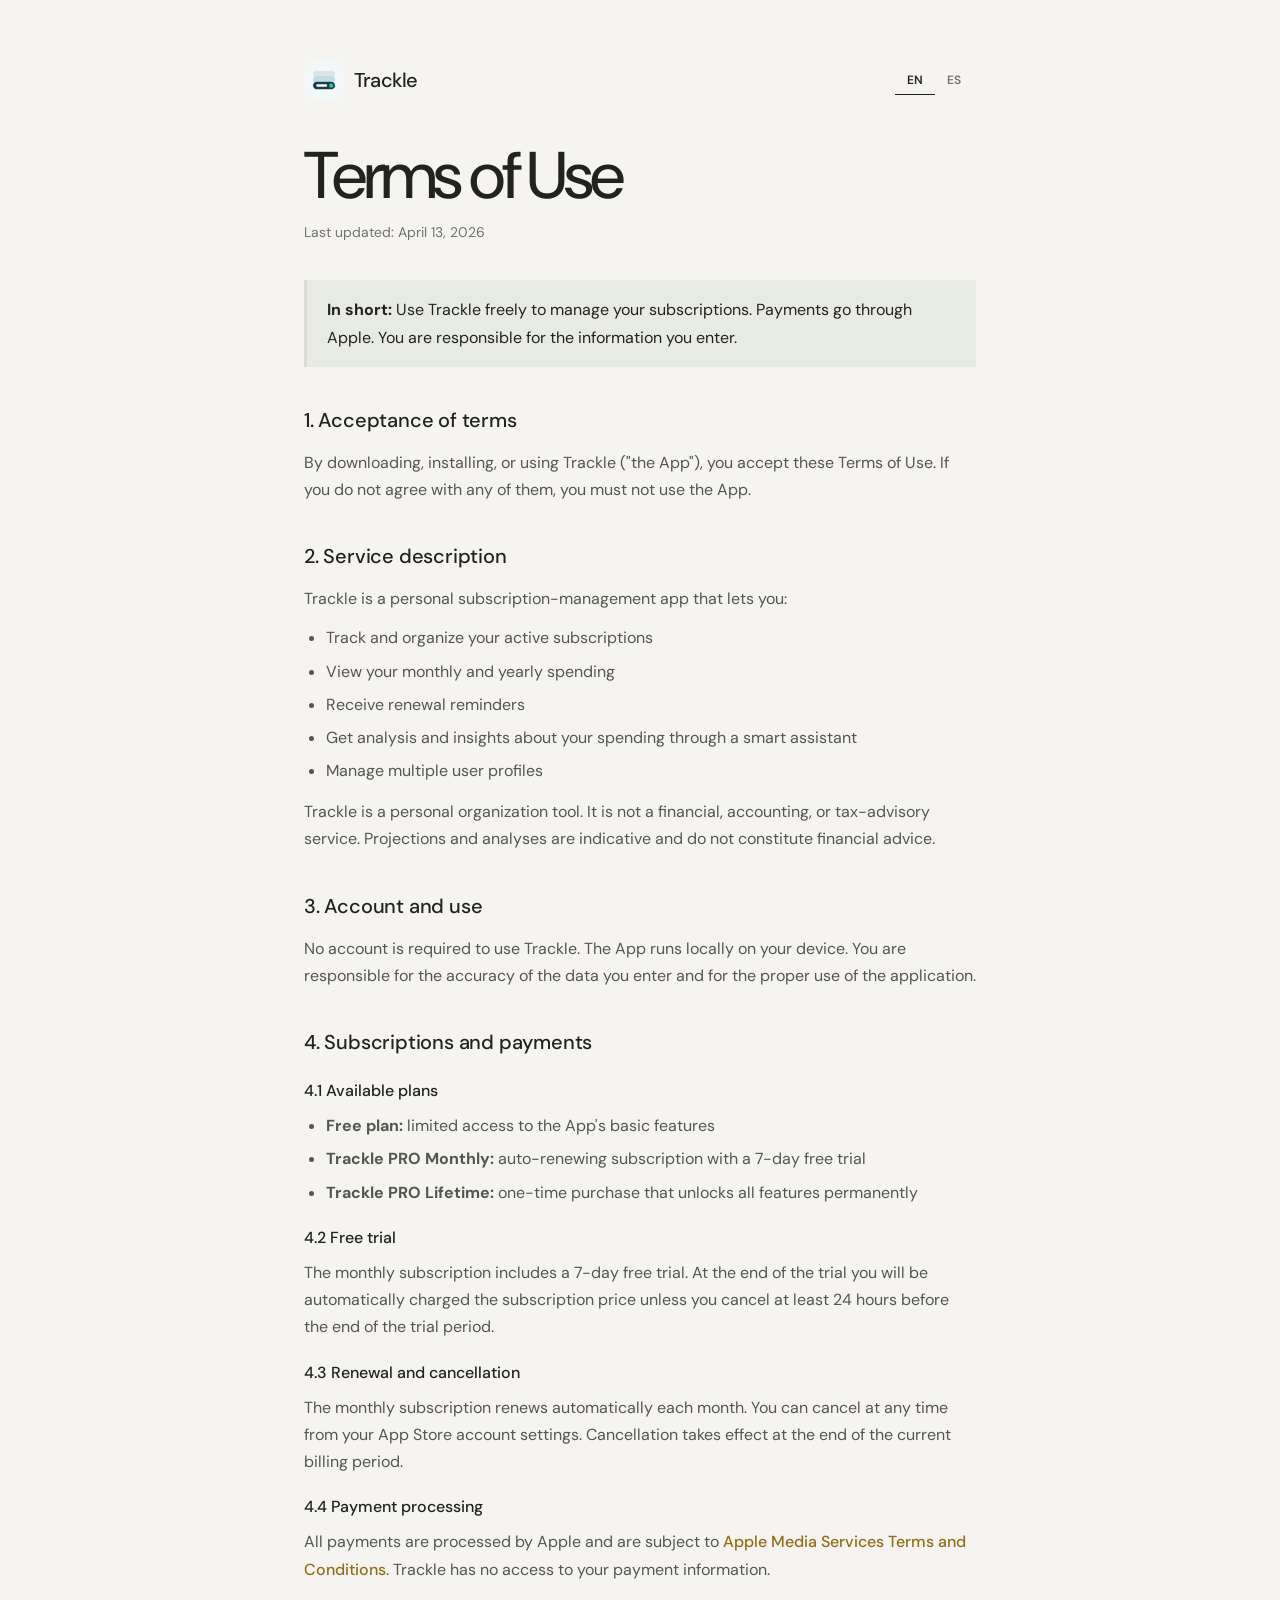
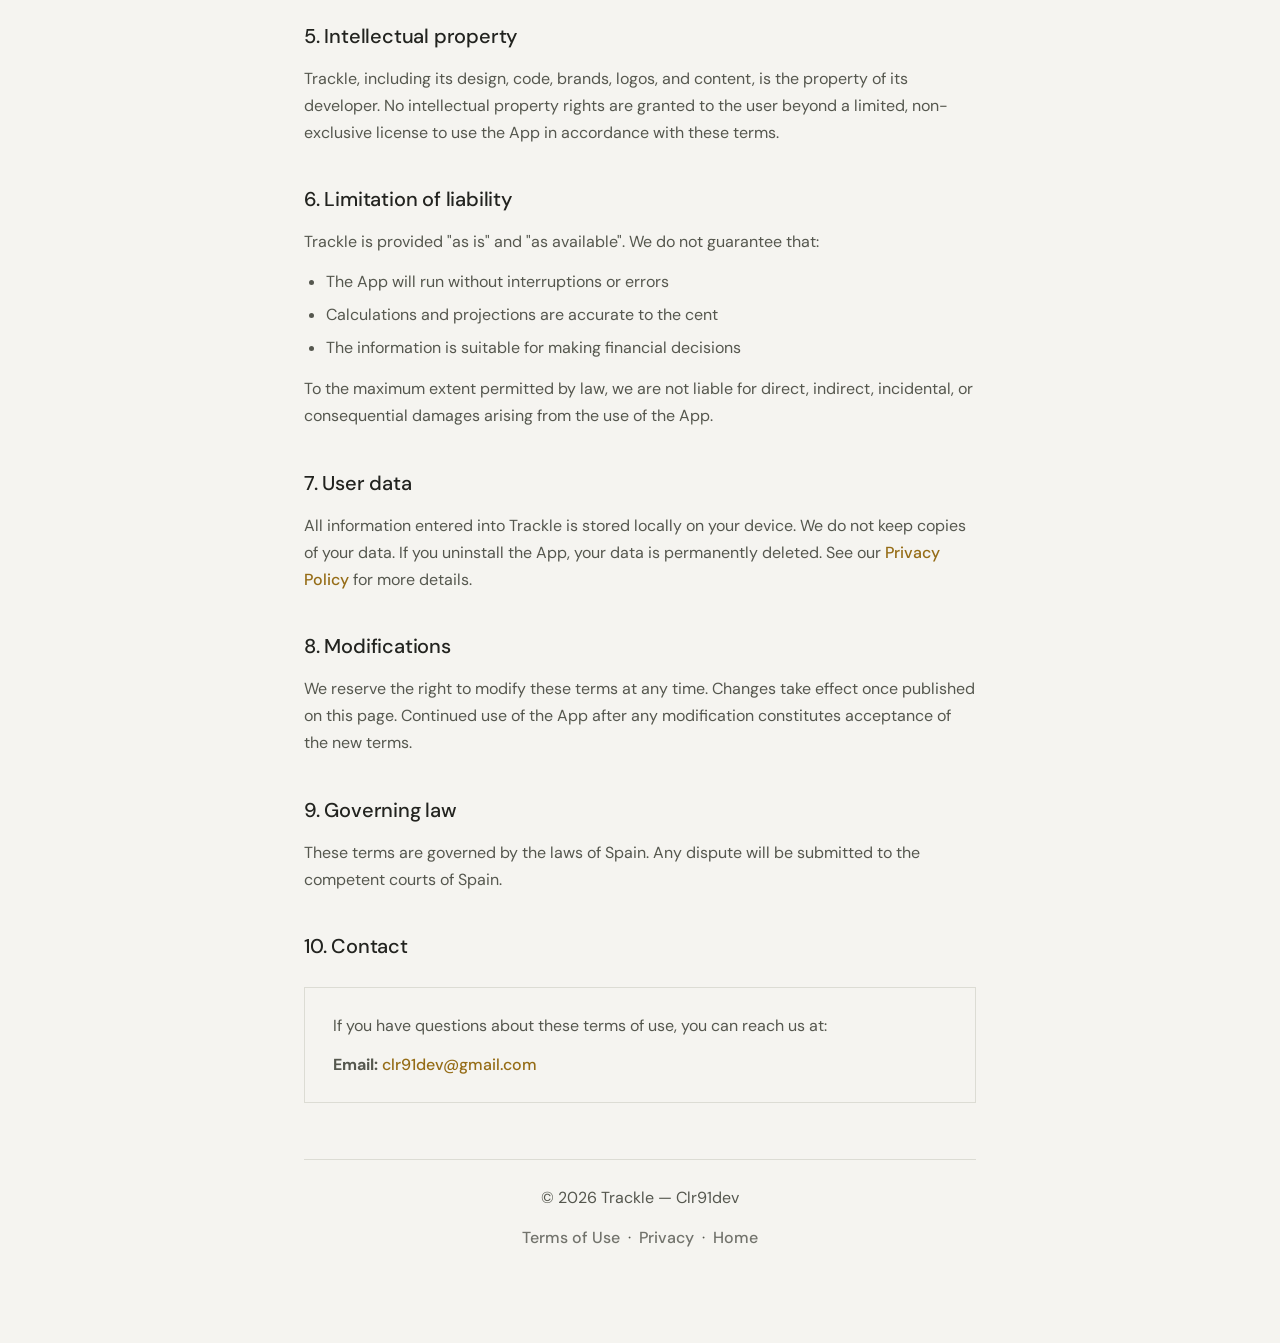
<file: terms/index.html>
<!DOCTYPE html>
<html lang="en">
<head>
    <meta charset="UTF-8">
    <meta name="viewport" content="width=device-width, initial-scale=1.0">
    <title>Trackle — Terms of Use</title>
    <meta name="theme-color" content="#007AFF">
    <link rel="icon" href="../assets/trackle-app-icon.png">
    <style>
        * { margin: 0; padding: 0; box-sizing: border-box; }
        :root {
            --accent: #007AFF;
            --accent-light: #5AC8FA;
            --bg: #F2F1EE;
            --text: #0B1220;
            --text-muted: #5C6678;
            --border: rgba(11, 18, 32, 0.08);
        }
        body {
            font-family: -apple-system, BlinkMacSystemFont, 'SF Pro Text', 'Helvetica Neue', sans-serif;
            background: var(--bg);
            color: var(--text);
            line-height: 1.7;
            -webkit-font-smoothing: antialiased;
        }
        .container { max-width: 720px; margin: 0 auto; padding: 60px 24px 80px; }
        .top {
            display: flex;
            align-items: center;
            justify-content: space-between;
            margin-bottom: 40px;
            flex-wrap: wrap;
            gap: 16px;
        }
        .logo { display: flex; align-items: center; gap: 10px; }
        .logo-icon {
            width: 40px; height: 40px;
            border-radius: 10px;
            display: block;
            object-fit: cover;
            box-shadow: 0 4px 14px rgba(0, 122, 255, 0.3);
        }
        .logo-text { font-size: 20px; font-weight: 700; letter-spacing: -0.3px; color: var(--text); text-decoration: none; }
        .lang-toggle {
            display: flex;
            background: rgba(11, 18, 32, 0.05);
            border-radius: 8px;
            padding: 3px;
        }
        .lang-toggle button {
            padding: 6px 12px;
            font-family: inherit;
            font-size: 12px;
            font-weight: 600;
            color: var(--text-muted);
            background: none;
            border: none;
            border-radius: 6px;
            cursor: pointer;
        }
        .lang-toggle button.active {
            background: white;
            color: var(--text);
            box-shadow: 0 2px 8px rgba(11, 18, 32, 0.06);
        }
        h1 { font-size: 36px; font-weight: 800; letter-spacing: -0.8px; margin-bottom: 8px; line-height: 1.1; }
        .date { font-size: 14px; color: var(--text-muted); margin-bottom: 36px; }
        h2 {
            font-size: 20px;
            font-weight: 700;
            margin-top: 36px;
            margin-bottom: 12px;
            letter-spacing: -0.2px;
        }
        h3 { font-size: 16px; font-weight: 700; margin-top: 18px; margin-bottom: 8px; }
        p, li { font-size: 16px; color: #2a3242; margin-bottom: 12px; }
        ul { padding-left: 22px; margin-bottom: 14px; }
        li { margin-bottom: 6px; }
        .card {
            background: white;
            border-radius: 16px;
            padding: 24px 28px;
            margin: 24px 0;
            box-shadow: 0 2px 12px rgba(11, 18, 32, 0.04);
            border: 1px solid var(--border);
        }
        .card p:last-child { margin-bottom: 0; }
        .highlight {
            background: linear-gradient(135deg, rgba(0, 122, 255, 0.08), rgba(90, 200, 250, 0.05));
            border-left: 3px solid var(--accent);
            padding: 16px 20px;
            border-radius: 0 12px 12px 0;
            margin: 20px 0;
        }
        .highlight p { margin-bottom: 0; color: var(--text); }
        a { color: var(--accent); text-decoration: none; font-weight: 500; }
        a:hover { text-decoration: underline; }
        .footer {
            margin-top: 56px;
            padding-top: 24px;
            border-top: 1px solid var(--border);
            font-size: 13px;
            color: var(--text-muted);
            text-align: center;
        }
        .footer a { color: var(--text-muted); }
        @media (max-width: 480px) {
            .container { padding: 36px 18px 60px; }
            h1 { font-size: 28px; }
        }
    </style>
    <link rel="stylesheet" href="../assets/studio-legal.css">
</head>
<body>
    <div class="container">
        <div class="top">
            <a href="../" class="logo" style="text-decoration:none;">
                <img class="logo-icon" src="../assets/trackle-app-icon.png" alt="">
                <span class="logo-text">Trackle</span>
            </a>
            <div class="lang-toggle" role="group" aria-label="Language">
                <button data-lang="en" class="active">EN</button>
                <button data-lang="es">ES</button>
            </div>
        </div>

        <h1 data-i18n="title">Terms of Use</h1>
        <p class="date"><span data-i18n="updated">Last updated:</span> <span data-i18n="date">April 13, 2026</span></p>

        <div class="highlight">
            <p><strong data-i18n="summary.label">In short:</strong> <span data-i18n="summary.body">Use Trackle freely to manage your subscriptions. Payments go through Apple. You are responsible for the information you enter.</span></p>
        </div>

        <h2 data-i18n="s1.title">1. Acceptance of terms</h2>
        <p data-i18n="s1.p1">By downloading, installing, or using Trackle ("the App"), you accept these Terms of Use. If you do not agree with any of them, you must not use the App.</p>

        <h2 data-i18n="s2.title">2. Service description</h2>
        <p data-i18n="s2.p1">Trackle is a personal subscription-management app that lets you:</p>
        <ul>
            <li data-i18n="s2.li1">Track and organize your active subscriptions</li>
            <li data-i18n="s2.li2">View your monthly and yearly spending</li>
            <li data-i18n="s2.li3">Receive renewal reminders</li>
            <li data-i18n="s2.li4">Get analysis and insights about your spending through a smart assistant</li>
            <li data-i18n="s2.li5">Manage multiple user profiles</li>
        </ul>
        <p data-i18n="s2.p2">Trackle is a personal organization tool. It is not a financial, accounting, or tax-advisory service. Projections and analyses are indicative and do not constitute financial advice.</p>

        <h2 data-i18n="s3.title">3. Account and use</h2>
        <p data-i18n="s3.p1">No account is required to use Trackle. The App runs locally on your device. You are responsible for the accuracy of the data you enter and for the proper use of the application.</p>

        <h2 data-i18n="s4.title">4. Subscriptions and payments</h2>

        <h3 data-i18n="s4.1.title">4.1 Available plans</h3>
        <ul>
            <li><strong data-i18n="s4.1.li1.a">Free plan:</strong> <span data-i18n="s4.1.li1.b">limited access to the App's basic features</span></li>
            <li><strong data-i18n="s4.1.li2.a">Trackle PRO Monthly:</strong> <span data-i18n="s4.1.li2.b">auto-renewing subscription with a 7-day free trial</span></li>
            <li><strong data-i18n="s4.1.li3.a">Trackle PRO Lifetime:</strong> <span data-i18n="s4.1.li3.b">one-time purchase that unlocks all features permanently</span></li>
        </ul>

        <h3 data-i18n="s4.2.title">4.2 Free trial</h3>
        <p data-i18n="s4.2.p1">The monthly subscription includes a 7-day free trial. At the end of the trial you will be automatically charged the subscription price unless you cancel at least 24 hours before the end of the trial period.</p>

        <h3 data-i18n="s4.3.title">4.3 Renewal and cancellation</h3>
        <p data-i18n="s4.3.p1">The monthly subscription renews automatically each month. You can cancel at any time from your App Store account settings. Cancellation takes effect at the end of the current billing period.</p>

        <h3 data-i18n="s4.4.title">4.4 Payment processing</h3>
        <p data-i18n="s4.4.p1">All payments are processed by Apple and are subject to <a href="https://www.apple.com/legal/internet-services/itunes/" target="_blank" rel="noopener">Apple Media Services Terms and Conditions</a>. Trackle has no access to your payment information.</p>

        <h2 data-i18n="s5.title">5. Intellectual property</h2>
        <p data-i18n="s5.p1">Trackle, including its design, code, brands, logos, and content, is the property of its developer. No intellectual property rights are granted to the user beyond a limited, non-exclusive license to use the App in accordance with these terms.</p>

        <h2 data-i18n="s6.title">6. Limitation of liability</h2>
        <p data-i18n="s6.p1">Trackle is provided "as is" and "as available". We do not guarantee that:</p>
        <ul>
            <li data-i18n="s6.li1">The App will run without interruptions or errors</li>
            <li data-i18n="s6.li2">Calculations and projections are accurate to the cent</li>
            <li data-i18n="s6.li3">The information is suitable for making financial decisions</li>
        </ul>
        <p data-i18n="s6.p2">To the maximum extent permitted by law, we are not liable for direct, indirect, incidental, or consequential damages arising from the use of the App.</p>

        <h2 data-i18n="s7.title">7. User data</h2>
        <p data-i18n="s7.p1">All information entered into Trackle is stored locally on your device. We do not keep copies of your data. If you uninstall the App, your data is permanently deleted. See our <a href="../privacy.html">Privacy Policy</a> for more details.</p>

        <h2 data-i18n="s8.title">8. Modifications</h2>
        <p data-i18n="s8.p1">We reserve the right to modify these terms at any time. Changes take effect once published on this page. Continued use of the App after any modification constitutes acceptance of the new terms.</p>

        <h2 data-i18n="s9.title">9. Governing law</h2>
        <p data-i18n="s9.p1">These terms are governed by the laws of Spain. Any dispute will be submitted to the competent courts of Spain.</p>

        <h2 data-i18n="s10.title">10. Contact</h2>
        <div class="card">
            <p data-i18n="s10.p1">If you have questions about these terms of use, you can reach us at:</p>
            <p><strong data-i18n="s10.email">Email:</strong> <a href="mailto:clr91dev@gmail.com">clr91dev@gmail.com</a></p>
        </div>

        <div class="footer">
            <p>&copy; 2026 Trackle — Clr91dev</p>
            <p style="margin-top: 8px;">
                <a href="../terms.html" data-i18n="footer.terms">Terms of Use</a> &nbsp;·&nbsp;
                <a href="../privacy.html" data-i18n="footer.privacy">Privacy</a> &nbsp;·&nbsp;
                <a href="../" data-i18n="footer.home">Home</a>
            </p>
        </div>
    </div>

    <script>
        const t = {
            en: {},
            es: {
                'title': 'Términos de Uso',
                'updated': 'Última actualización:',
                'date': '13 de abril de 2026',
                'summary.label': 'En resumen:',
                'summary.body': 'Usa Trackle libremente para gestionar tus suscripciones. Los pagos van a través de Apple. Tú eres responsable de la información que introduces.',

                's1.title': '1. Aceptación de los términos',
                's1.p1': 'Al descargar, instalar o utilizar Trackle ("la App"), aceptas estos Términos de Uso. Si no estás de acuerdo con alguno de ellos, no debes usar la App.',

                's2.title': '2. Descripción del servicio',
                's2.p1': 'Trackle es una aplicación de gestión de suscripciones personales que permite:',
                's2.li1': 'Registrar y organizar tus suscripciones activas',
                's2.li2': 'Visualizar tu gasto mensual y anual',
                's2.li3': 'Recibir recordatorios de renovación',
                's2.li4': 'Obtener análisis e información sobre tus gastos mediante un asistente inteligente',
                's2.li5': 'Gestionar múltiples perfiles de usuario',
                's2.p2': 'Trackle es una herramienta de organización personal. No es un servicio financiero, contable ni de asesoramiento fiscal. Las proyecciones y análisis son orientativos y no constituyen consejo financiero.',

                's3.title': '3. Cuenta y uso',
                's3.p1': 'No necesitas crear una cuenta para usar Trackle. La App funciona de forma local en tu dispositivo. Eres responsable de la exactitud de los datos que introduces y del uso adecuado de la aplicación.',

                's4.title': '4. Suscripciones y pagos',
                's4.1.title': '4.1 Planes disponibles',
                's4.1.li1.a': 'Plan gratuito:',
                's4.1.li1.b': 'acceso limitado a las funciones básicas de la App',
                's4.1.li2.a': 'Trackle PRO Mensual:',
                's4.1.li2.b': 'suscripción auto-renovable con un periodo de prueba gratuito de 7 días',
                's4.1.li3.a': 'Trackle PRO De por vida:',
                's4.1.li3.b': 'pago único que desbloquea todas las funciones de forma permanente',

                's4.2.title': '4.2 Prueba gratuita',
                's4.2.p1': 'La suscripción mensual incluye un periodo de prueba gratuito de 7 días. Al finalizar la prueba, se te cobrará automáticamente el precio de la suscripción a menos que la canceles al menos 24 horas antes del fin del periodo de prueba.',

                's4.3.title': '4.3 Renovación y cancelación',
                's4.3.p1': 'La suscripción mensual se renueva automáticamente cada mes. Puedes cancelarla en cualquier momento desde los ajustes de tu cuenta en la App Store. La cancelación será efectiva al final del periodo de facturación en curso.',

                's4.4.title': '4.4 Procesamiento de pagos',
                's4.4.p1': 'Todos los pagos se procesan a través de Apple y están sujetos a los <a href="https://www.apple.com/legal/internet-services/itunes/" target="_blank" rel="noopener">Términos y Condiciones de Apple Media Services</a>. Trackle no tiene acceso a tu información de pago.',

                's5.title': '5. Propiedad intelectual',
                's5.p1': 'Trackle, incluyendo su diseño, código, marcas, logotipos y contenido, es propiedad de su desarrollador. No se concede ningún derecho de propiedad intelectual al usuario más allá de una licencia limitada y no exclusiva para usar la App de acuerdo con estos términos.',

                's6.title': '6. Limitación de responsabilidad',
                's6.p1': 'Trackle se ofrece "tal cual" y "según disponibilidad". No garantizamos que:',
                's6.li1': 'La App funcione sin interrupciones o errores',
                's6.li2': 'Los cálculos y proyecciones sean exactos al céntimo',
                's6.li3': 'La información sea adecuada para la toma de decisiones financieras',
                's6.p2': 'En la medida máxima permitida por la ley, no nos hacemos responsables de daños directos, indirectos, incidentales o consecuentes derivados del uso de la App.',

                's7.title': '7. Datos del usuario',
                's7.p1': 'Toda la información introducida en Trackle se almacena localmente en tu dispositivo. No mantenemos copias de tus datos. Si desinstalas la App, tus datos se eliminarán permanentemente. Consulta nuestra <a href="../privacy.html">Política de Privacidad</a> para más detalles.',

                's8.title': '8. Modificaciones',
                's8.p1': 'Nos reservamos el derecho de modificar estos términos en cualquier momento. Los cambios entrarán en vigor tras su publicación en esta página. El uso continuado de la App después de cualquier modificación constituye la aceptación de los nuevos términos.',

                's9.title': '9. Ley aplicable',
                's9.p1': 'Estos términos se rigen por las leyes de España. Cualquier disputa se someterá a los tribunales competentes de España.',

                's10.title': '10. Contacto',
                's10.p1': 'Si tienes preguntas sobre estos términos de uso, puedes contactarnos en:',
                's10.email': 'Email:',

                'footer.terms': 'Términos de uso',
                'footer.privacy': 'Privacidad',
                'footer.home': 'Inicio'
            }
        };

        const originals = {};
        document.querySelectorAll('[data-i18n]').forEach(el => {
            originals[el.getAttribute('data-i18n')] = el.innerHTML;
        });

        function applyLang(lang) {
            const dict = lang === 'es' ? t.es : null;
            document.documentElement.lang = lang;
            document.querySelectorAll('[data-i18n]').forEach(el => {
                const key = el.getAttribute('data-i18n');
                if (dict && dict[key]) {
                    el.innerHTML = dict[key];
                } else {
                    el.innerHTML = originals[key];
                }
            });
            document.querySelectorAll('.lang-toggle button').forEach(btn => {
                btn.classList.toggle('active', btn.dataset.lang === lang);
            });
            try { localStorage.setItem('trackle.lang', lang); } catch (_) {}
        }

        function detectLang() {
            try {
                const saved = localStorage.getItem('trackle.lang');
                if (saved === 'en' || saved === 'es') return saved;
            } catch (_) {}
            return (navigator.language || 'en').toLowerCase().startsWith('es') ? 'es' : 'en';
        }

        document.querySelectorAll('.lang-toggle button').forEach(btn => {
            btn.addEventListener('click', () => applyLang(btn.dataset.lang));
        });

        applyLang(detectLang());
    </script>
</body>
</html>
</file>
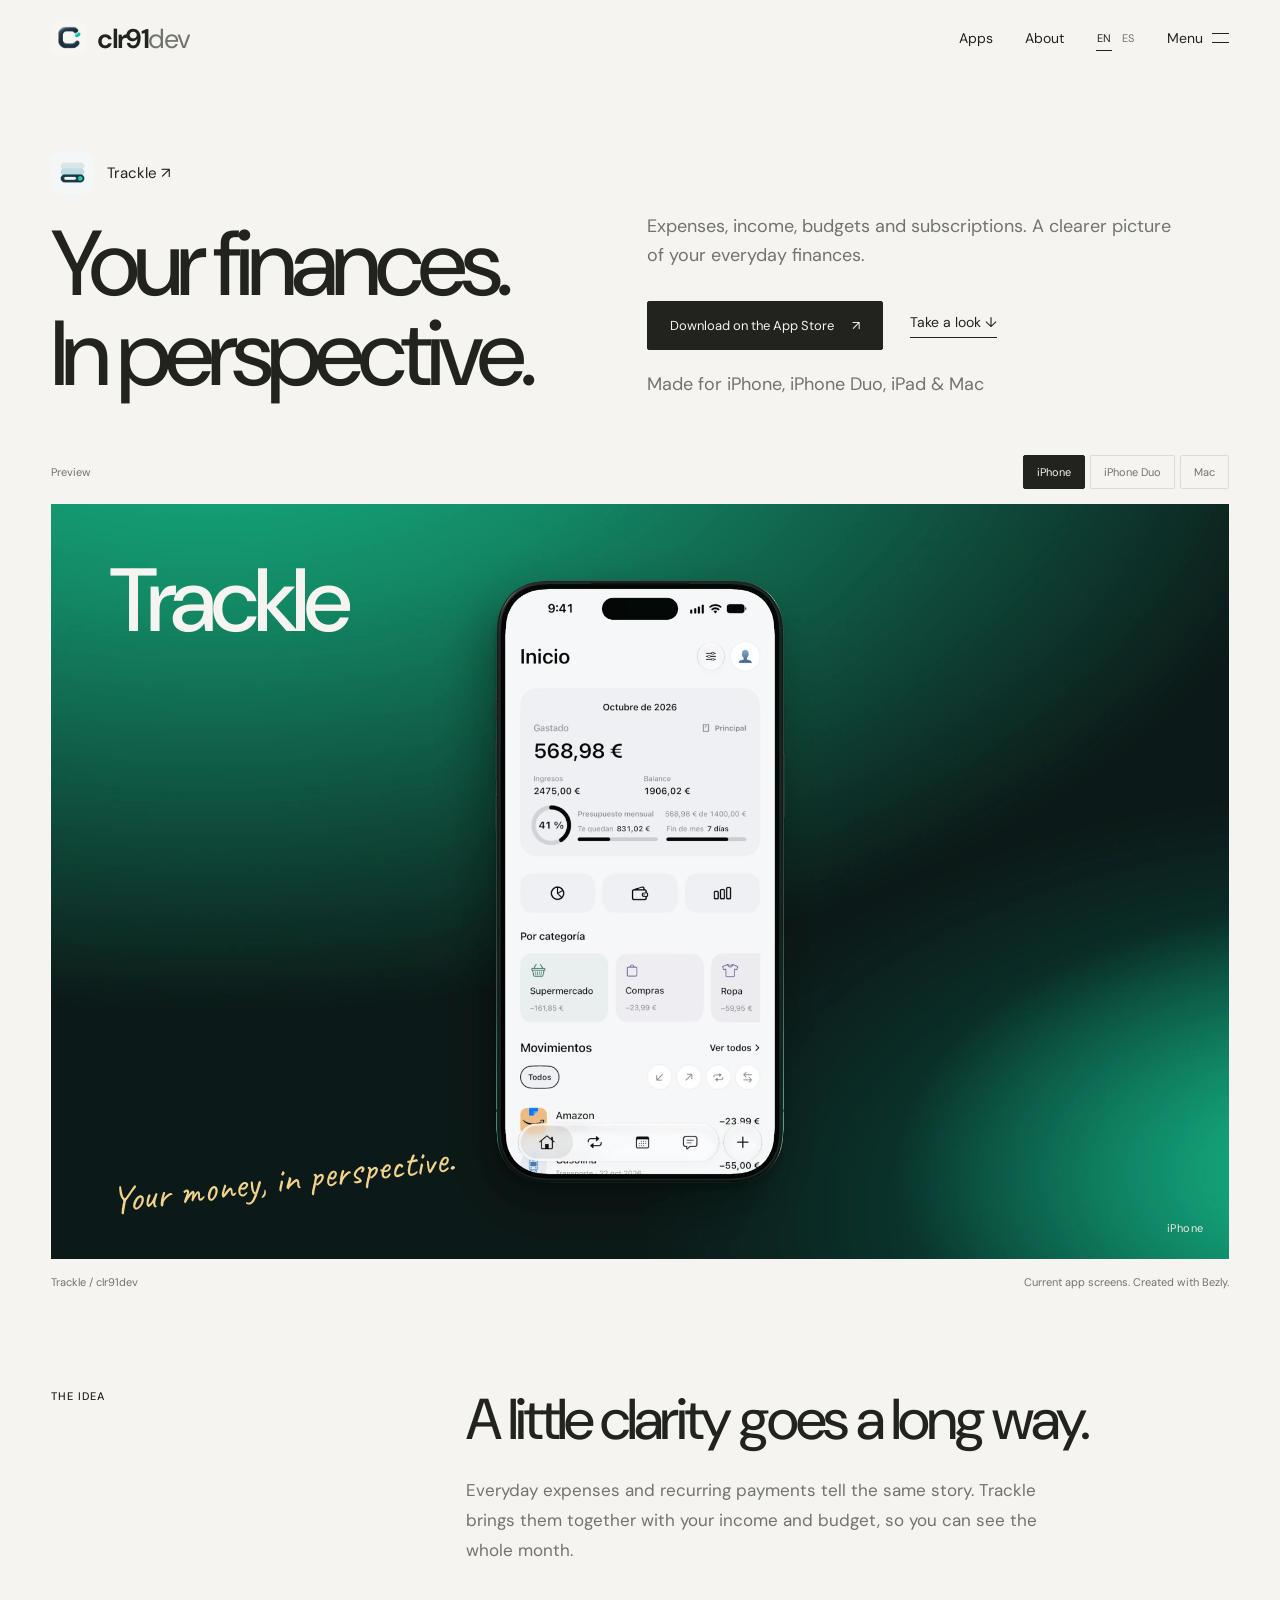
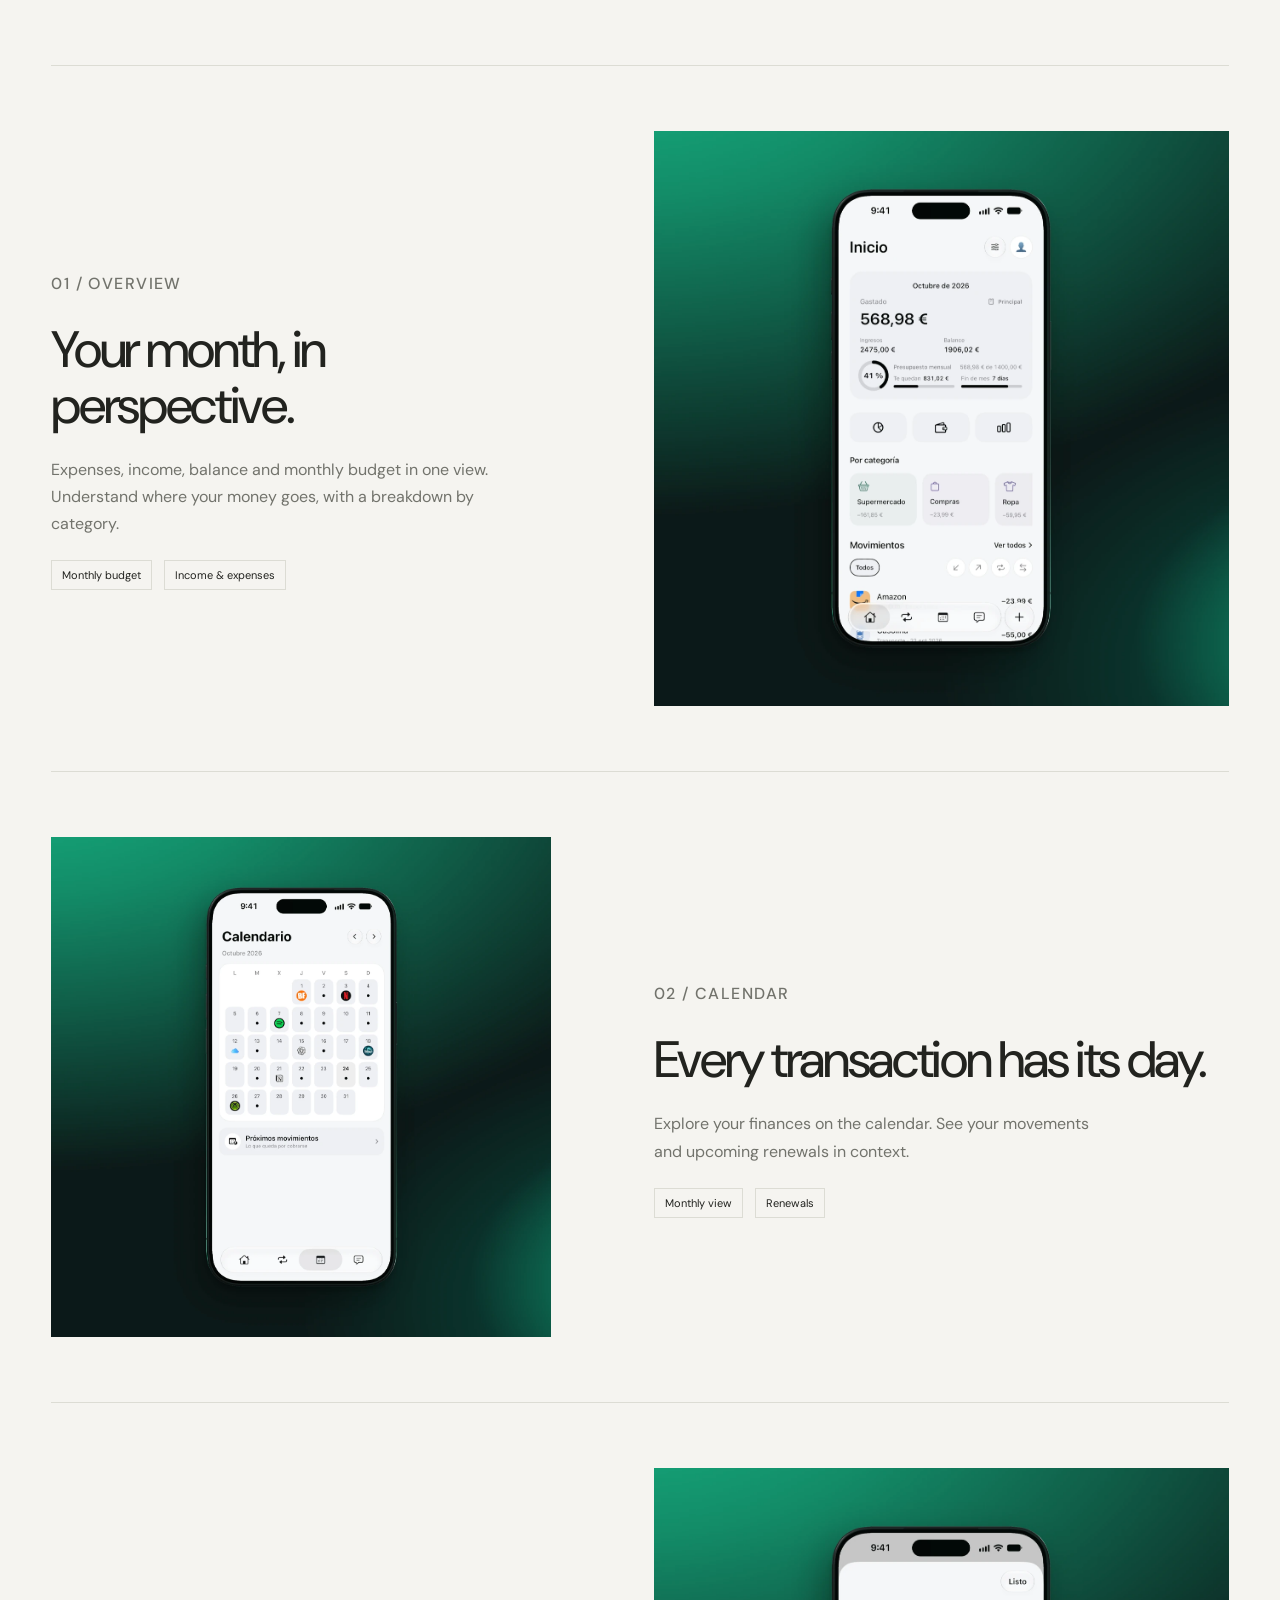
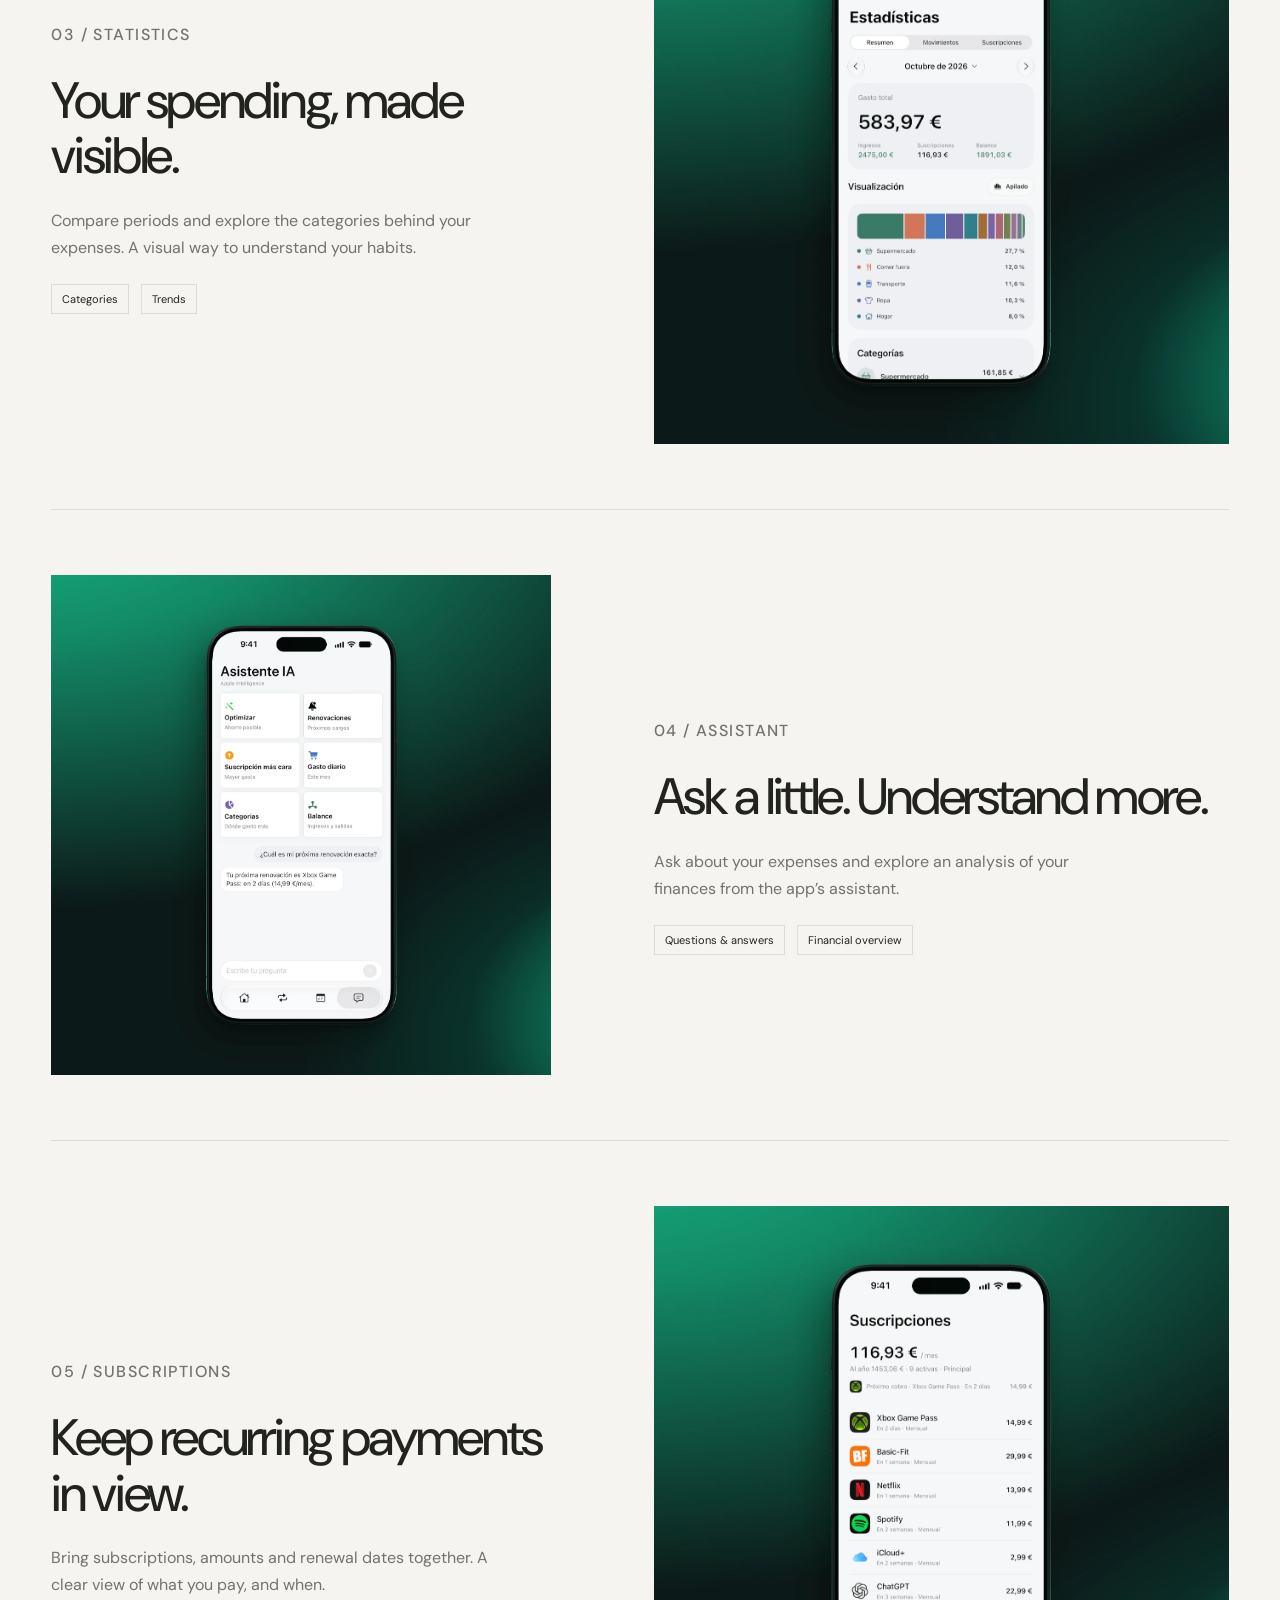
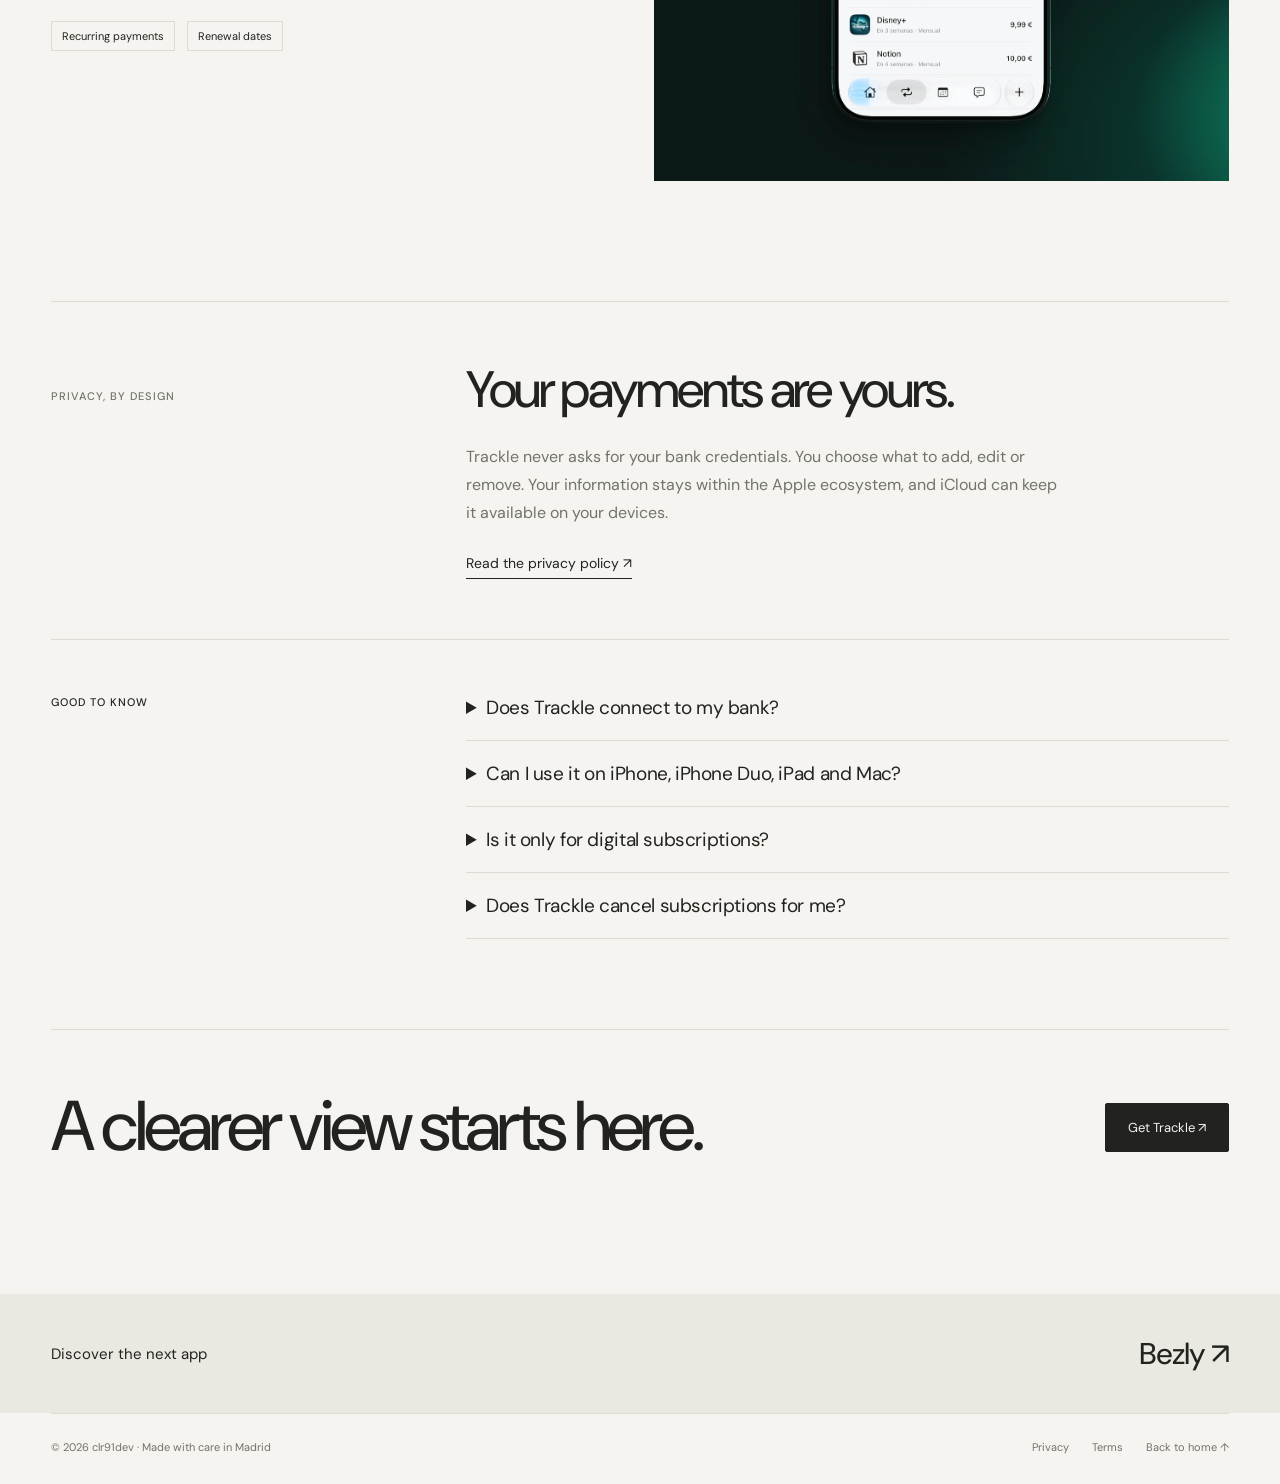
<file: trackle/index.html>
<!doctype html>
<html lang="en">
<head>
<meta charset="utf-8">
<meta name="viewport" content="width=device-width, initial-scale=1">
<title data-en="Trackle — Your finances. In perspective." data-es="Trackle — Tus finanzas. En perspectiva." >Trackle — Your finances. In perspective.</title>
<meta name="description" content="Expenses, income, budgets and subscriptions. A clearer picture of your everyday finances." data-en="Expenses, income, budgets and subscriptions. A clearer picture of your everyday finances." data-es="Gastos, ingresos, presupuestos y suscripciones. Una visión más clara de tus finanzas del día a día.">
<meta name="theme-color" content="#f5f4f0">
<link rel="canonical" href="https://samuelclr91-del.github.io/clr91dev/trackle/">
<meta property="og:type" content="website">
<meta property="og:title" content="Trackle — Your finances. In perspective.">
<meta property="og:description" content="Expenses, income, budgets and subscriptions. A clearer picture of your everyday finances.">
<meta property="og:url" content="https://samuelclr91-del.github.io/clr91dev/trackle/">
<meta property="og:image" content="https://samuelclr91-del.github.io/clr91dev/assets/bezly-exports/trackle-home-bezly.webp">
<link rel="icon" href="../assets/trackle-app-icon.png">
<link rel="apple-touch-icon" href="../assets/trackle-app-icon.png">
<link rel="preconnect" href="https://fonts.googleapis.com">
<link rel="preconnect" href="https://fonts.gstatic.com" crossorigin>
<link rel="stylesheet" href="../assets/studio.css">
<script src="../assets/studio.js" defer>
</script>
</head>
<body class="product-page product-trackle">
<a class="skip-link" data-en="Skip to content" data-es="Saltar al contenido" href="#main">Skip to content</a>
<header class="site-header">
<a class="wordmark" href="../" aria-label="clr91dev — home"><img class="brand-icon" src="../assets/brand/clr91dev-icon-192.png" alt="" width="36" height="36"><span class="brand-name">clr91<span>dev</span></span>
</a>
<div class="header-links">
<a class="desktop-only" href="../#apps">
<span data-en="Apps" data-es="Apps" >Apps</span>
</a>
<a class="desktop-only" href="../#about">
<span data-en="About" data-es="Sobre mí" >About</span>
</a>
<div class="language" aria-label="Language / Idioma">
<button type="button" data-lang="en" aria-pressed="true">EN</button>
<button type="button" data-lang="es" aria-pressed="false">ES</button>
</div>
<button class="menu-toggle" aria-controls="site-menu" aria-expanded="false" type="button">
<span data-en="Menu" data-es="Menú" >Menu</span>
<i aria-hidden="true">
</i>
</button>
</div>
</header>
<div class="menu-panel" id="site-menu" hidden>
<nav aria-label="Menu">
<a href="../trackle/">Trackle ↗</a>
<a href="../bezly/">Bezly ↗</a>
<a href="../zuvly/">Zuvly ↗</a>
<a href="../#about">
<span data-en="A little about me" data-es="Un poco sobre mí" >A little about me</span>
</a>
<a href="../#contact">
<span data-en="Let’s talk" data-es="Hablemos" >Let’s talk</span>
</a>
</nav>
<div class="menu-bottom">
<a href="mailto:clr91dev@gmail.com">clr91dev@gmail.com ↗</a>
<span data-en="Independent apps. Made in Madrid." data-es="Apps independientes. Hechas en Madrid." >Independent apps. Made in Madrid.</span>
</div>
</div>
<main id="main">
<section class="product-intro">
<div>
<a class="product-name" href="https://apps.apple.com/app/id6745257638" target="_blank" rel="noopener noreferrer">
<img src="../assets/trackle-app-icon.png" alt="" data-alt-en="" data-alt-es="" class="" fetchpriority=high decoding="async" width="512" height="512">
<span>Trackle ↗</span>
</a>
<h1 data-en="Your finances. In perspective." data-es="Tus finanzas. En perspectiva." >Your finances. In perspective.</h1>
</div>
<div class="intro-right">
<p data-en="Expenses, income, budgets and subscriptions. A clearer picture of your everyday finances." data-es="Gastos, ingresos, presupuestos y suscripciones. Una visión más clara de tus finanzas del día a día." >Expenses, income, budgets and subscriptions. A clearer picture of your everyday finances.</p>
<div class="product-actions">
<a class="store-link" href="https://apps.apple.com/app/id6745257638" target="_blank" rel="noopener noreferrer">
<span data-en="Download on the App Store" data-es="Descargar en App Store" >Download on the App Store</span>
<span aria-hidden="true">↗</span>
</a>
<a class="underlined-link" href="#features">
<span data-en="Take a look ↓" data-es="Echa un vistazo ↓" >Take a look ↓</span>
</a>
</div>
<p class="product-platform" data-en="Made for iPhone, iPhone Duo, iPad &amp; Mac" data-es="Hecha para iPhone, iPhone Duo, iPad y Mac" >Made for iPhone, iPhone Duo, iPad &amp; Mac</p>
</div>
</section>
<div class="product-cover" data-preview data-preview-name="Trackle">
<div class="device-switch" role="group" aria-label="Device preview" data-label-en="Device preview" data-label-es="Vista de dispositivo">
<span data-en="Preview" data-es="Vista">Preview</span>
<div>
<button type="button" data-preview-device="phone" aria-pressed="true">iPhone</button>
<button type="button" data-preview-device="duo" aria-pressed="false">iPhone Duo</button>
<button type="button" data-preview-device="mac" aria-pressed="false">Mac</button>
</div>
</div>
<div class="project-art trackle-scene native-scene" >
<img class="scene-render" src="../assets/bezly-exports/trackle-home-bezly.webp" alt="Trackle — device mockup created with Bezly" data-alt-en="Trackle — device mockup created with Bezly" data-alt-es="Trackle — mockup creado con Bezly" width="2400" height="1350" loading="lazy" decoding="async" data-src-phone="../assets/bezly-exports/trackle-home-bezly.webp" data-src-duo="../assets/bezly-exports/trackle-duo-bezly.webp" data-src-mac="../assets/bezly-exports/trackle-mac-bezly.webp">
<span class="project-backword">Trackle</span>
<span class="scene-note" data-en="Your money, in perspective." data-es="Tu dinero, en perspectiva." >Your money, in perspective.</span>
<span class="scene-tag">iPhone</span>
</div>
<div class="product-cover-caption">
<span>Trackle / clr91dev</span>
<span data-en="Current app screens. Created with Bezly." data-es="Pantallas actuales de la app. Creadas con Bezly." >Current app screens. Created with Bezly.</span>
</div>
</div>
<section class="product-story">
<p class="eyebrow" data-en="The idea" data-es="La idea" >The idea</p>
<div class="story-copy">
<h2 data-en="A little clarity goes a long way." data-es="Un poco de claridad cambia mucho." >A little clarity goes a long way.</h2>
<p data-en="Everyday expenses and recurring payments tell the same story. Trackle brings them together with your income and budget, so you can see the whole month." data-es="Los gastos del día a día y los pagos recurrentes forman parte de la misma historia. Trackle los reúne con tus ingresos y presupuesto para que veas el mes completo." >Everyday expenses and recurring payments tell the same story. Trackle brings them together with your income and budget, so you can see the whole month.</p>
</div>
</section>
<section id="features" aria-label="App features" data-label-en="App features" data-label-es="Funciones de la app">
<article class="feature-row">
<div class="feature-copy">
<p class="eyebrow" data-en="01 / Overview" data-es="01 / Vista general" >01 / Overview</p>
<h3 data-en="Your month, in perspective." data-es="Tu mes, en perspectiva." >Your month, in perspective.</h3>
<p data-en="Expenses, income, balance and monthly budget in one view. Understand where your money goes, with a breakdown by category." data-es="Gastos, ingresos, balance y presupuesto mensual en una sola vista. Entiende adónde va tu dinero con el desglose por categorías." >Expenses, income, balance and monthly budget in one view. Understand where your money goes, with a breakdown by category.</p>
<div class="feature-bits">
<span data-en="Monthly budget" data-es="Presupuesto mensual" >Monthly budget</span>
<span data-en="Income &amp; expenses" data-es="Ingresos y gastos" >Income &amp; expenses</span>
</div>
</div>
<figure class="feature-media native-media">
<img src="../assets/bezly-exports/trackle-home-bezly.webp" alt="Your month, in perspective." data-alt-en="Your month, in perspective." data-alt-es="Tu mes, en perspectiva." class="native-feature-image" width="2400" height="1350" loading="lazy" decoding="async">
</figure>
</article>
<article class="feature-row">
<div class="feature-copy">
<p class="eyebrow" data-en="02 / Calendar" data-es="02 / Calendario" >02 / Calendar</p>
<h3 data-en="Every transaction has its day." data-es="Cada movimiento tiene su día." >Every transaction has its day.</h3>
<p data-en="Explore your finances on the calendar. See your movements and upcoming renewals in context." data-es="Explora tus finanzas en el calendario. Consulta tus movimientos y próximas renovaciones con perspectiva." >Explore your finances on the calendar. See your movements and upcoming renewals in context.</p>
<div class="feature-bits">
<span data-en="Monthly view" data-es="Vista mensual" >Monthly view</span>
<span data-en="Renewals" data-es="Renovaciones" >Renewals</span>
</div>
</div>
<figure class="feature-media native-media">
<img src="../assets/bezly-exports/trackle-calendar-bezly.webp" alt="Every transaction has its day." data-alt-en="Every transaction has its day." data-alt-es="Cada movimiento tiene su día." class="native-feature-image" width="2400" height="1350" loading="lazy" decoding="async">
</figure>
</article>
<article class="feature-row">
<div class="feature-copy">
<p class="eyebrow" data-en="03 / Statistics" data-es="03 / Estadísticas" >03 / Statistics</p>
<h3 data-en="Your spending, made visible." data-es="Tu gasto, a la vista." >Your spending, made visible.</h3>
<p data-en="Compare periods and explore the categories behind your expenses. A visual way to understand your habits." data-es="Compara periodos y explora las categorías de tus gastos. Una forma visual de entender tus hábitos." >Compare periods and explore the categories behind your expenses. A visual way to understand your habits.</p>
<div class="feature-bits">
<span data-en="Categories" data-es="Categorías" >Categories</span>
<span data-en="Trends" data-es="Tendencias" >Trends</span>
</div>
</div>
<figure class="feature-media native-media">
<img src="../assets/bezly-exports/trackle-statistics-bezly.webp" alt="Your spending, made visible." data-alt-en="Your spending, made visible." data-alt-es="Tu gasto, a la vista." class="native-feature-image" width="2400" height="1350" loading="lazy" decoding="async">
</figure>
</article>
<article class="feature-row">
<div class="feature-copy">
<p class="eyebrow" data-en="04 / Assistant" data-es="04 / Asistente" >04 / Assistant</p>
<h3 data-en="Ask a little. Understand more." data-es="Pregunta un poco. Entiende más." >Ask a little. Understand more.</h3>
<p data-en="Ask about your expenses and explore an analysis of your finances from the app’s assistant." data-es="Pregunta por tus gastos y consulta un análisis de tus finanzas desde el asistente de la app." >Ask about your expenses and explore an analysis of your finances from the app’s assistant.</p>
<div class="feature-bits">
<span data-en="Questions &amp; answers" data-es="Preguntas y respuestas" >Questions &amp; answers</span>
<span data-en="Financial overview" data-es="Visión de tus finanzas" >Financial overview</span>
</div>
</div>
<figure class="feature-media native-media">
<img src="../assets/bezly-exports/trackle-assistant-bezly.webp" alt="Ask a little. Understand more." data-alt-en="Ask a little. Understand more." data-alt-es="Pregunta un poco. Entiende más." class="native-feature-image" width="2400" height="1350" loading="lazy" decoding="async">
</figure>
</article>
<article class="feature-row">
<div class="feature-copy">
<p class="eyebrow" data-en="05 / Subscriptions" data-es="05 / Suscripciones" >05 / Subscriptions</p>
<h3 data-en="Keep recurring payments in view." data-es="No pierdas de vista lo recurrente." >Keep recurring payments in view.</h3>
<p data-en="Bring subscriptions, amounts and renewal dates together. A clear view of what you pay, and when." data-es="Reúne suscripciones, importes y fechas de renovación. Una vista clara de lo que pagas y cuándo." >Bring subscriptions, amounts and renewal dates together. A clear view of what you pay, and when.</p>
<div class="feature-bits">
<span data-en="Recurring payments" data-es="Pagos recurrentes" >Recurring payments</span>
<span data-en="Renewal dates" data-es="Fechas de renovación" >Renewal dates</span>
</div>
</div>
<figure class="feature-media native-media">
<img src="../assets/bezly-exports/trackle-subscriptions-bezly.webp" alt="Keep recurring payments in view." data-alt-en="Keep recurring payments in view." data-alt-es="No pierdas de vista lo recurrente." class="native-feature-image" width="2400" height="1350" loading="lazy" decoding="async">
</figure>
</article>
</section>
<section class="privacy-section" id="privacy">
<p class="eyebrow" data-en="Privacy, by design" data-es="Privacidad, desde el diseño" >Privacy, by design</p>
<div>
<h2 data-en="Your payments are yours." data-es="Tus pagos son tuyos." >Your payments are yours.</h2>
<p data-en="Trackle never asks for your bank credentials. You choose what to add, edit or remove. Your information stays within the Apple ecosystem, and iCloud can keep it available on your devices." data-es="Trackle nunca te pide las claves del banco. Tú decides qué añadir, editar o eliminar. Tu información permanece en el ecosistema de Apple e iCloud puede mantenerla disponible en tus dispositivos." >Trackle never asks for your bank credentials. You choose what to add, edit or remove. Your information stays within the Apple ecosystem, and iCloud can keep it available on your devices.</p>
<a class="underlined-link" href="./privacy/">
<span data-en="Read the privacy policy ↗" data-es="Leer la política de privacidad ↗" >Read the privacy policy ↗</span>
</a>
</div>
</section>
<section class="faq-section">
<p class="eyebrow" data-en="Good to know" data-es="Conviene saber" >Good to know</p>
<div>
<details>
<summary data-en="Does Trackle connect to my bank?" data-es="¿Trackle se conecta a mi banco?" >Does Trackle connect to my bank?</summary>
<p data-en="No. You add the subscriptions and recurring expenses you want to track, so Trackle never needs your bank credentials." data-es="No. Tú añades las suscripciones y gastos recurrentes que quieres controlar, así que Trackle no necesita tus claves bancarias." >No. You add the subscriptions and recurring expenses you want to track, so Trackle never needs your bank credentials.</p>
</details>
<details>
<summary data-en="Can I use it on iPhone, iPhone Duo, iPad and Mac?" data-es="¿Puedo usarla en iPhone, iPhone Duo, iPad y Mac?" >Can I use it on iPhone, iPhone Duo, iPad and Mac?</summary>
<p data-en="Yes. Trackle includes layouts for iPhone, iPhone Duo, iPad and Mac, with room for more detail on larger screens." data-es="Sí. Trackle incluye diseños para iPhone, iPhone Duo, iPad y Mac, con espacio para más detalle en las pantallas grandes." >Yes. Trackle includes layouts for iPhone, iPhone Duo, iPad and Mac, with room for more detail on larger screens.</p>
</details>
<details>
<summary data-en="Is it only for digital subscriptions?" data-es="¿Sirve solo para suscripciones digitales?" >Is it only for digital subscriptions?</summary>
<p data-en="No. You can also organize recurring personal expenses such as rent, insurance, utilities or memberships." data-es="No. También puedes organizar gastos personales recurrentes como alquiler, seguros, suministros o cuotas." >No. You can also organize recurring personal expenses such as rent, insurance, utilities or memberships.</p>
</details>
<details>
<summary data-en="Does Trackle cancel subscriptions for me?" data-es="¿Trackle cancela las suscripciones por mí?" >Does Trackle cancel subscriptions for me?</summary>
<p data-en="No. Trackle helps you see what renews and when. A cancellation is still completed directly with the service provider." data-es="No. Trackle te ayuda a ver qué renueva y cuándo. La cancelación se completa directamente con el proveedor del servicio." >No. Trackle helps you see what renews and when. A cancellation is still completed directly with the service provider.</p>
</details>
</div>
</section>
<section class="product-cta">
<h2 data-en="A clearer view starts here." data-es="Todo empieza por verlo claro." >A clearer view starts here.</h2>
<a class="store-link" href="https://apps.apple.com/app/id6745257638" target="_blank" rel="noopener noreferrer">
<span data-en="Get Trackle ↗" data-es="Descargar Trackle ↗" >Get Trackle ↗</span>
</a>
</section>
</main>
<a class="next-project" href="../bezly/">
<span data-en="Discover the next app" data-es="Descubre la siguiente app" >Discover the next app</span>
<strong>Bezly ↗</strong>
</a>
<footer class="site-footer">
<span>© 2026 clr91dev · <span data-en="Made with care in Madrid" data-es="Hecho con cuidado en Madrid" >Made with care in Madrid</span>
</span>
<div class="footer-legal">
<a href="./privacy/">
<span data-en="Privacy" data-es="Privacidad" >Privacy</span>
</a>
<a href="../terms/">
<span data-en="Terms" data-es="Términos" >Terms</span>
</a>
<a href="../">
<span data-en="Back to home ↑" data-es="Volver al inicio ↑" >Back to home ↑</span>
</a>
</div>
</footer>
<script type="application/ld+json">{"@context": "https://schema.org", "@type": "SoftwareApplication", "name": "Trackle", "applicationCategory": "FinanceApplication", "operatingSystem": "iOS, iPadOS, macOS", "url": "https://samuelclr91-del.github.io/clr91dev/trackle/", "downloadUrl": "https://apps.apple.com/app/id6745257638", "description": "Expenses, income, budgets and subscriptions. A clearer picture of your everyday finances.", "image": "https://samuelclr91-del.github.io/clr91dev/assets/bezly-exports/trackle-home-bezly.webp"}</script>
</body>
</html>
</file>
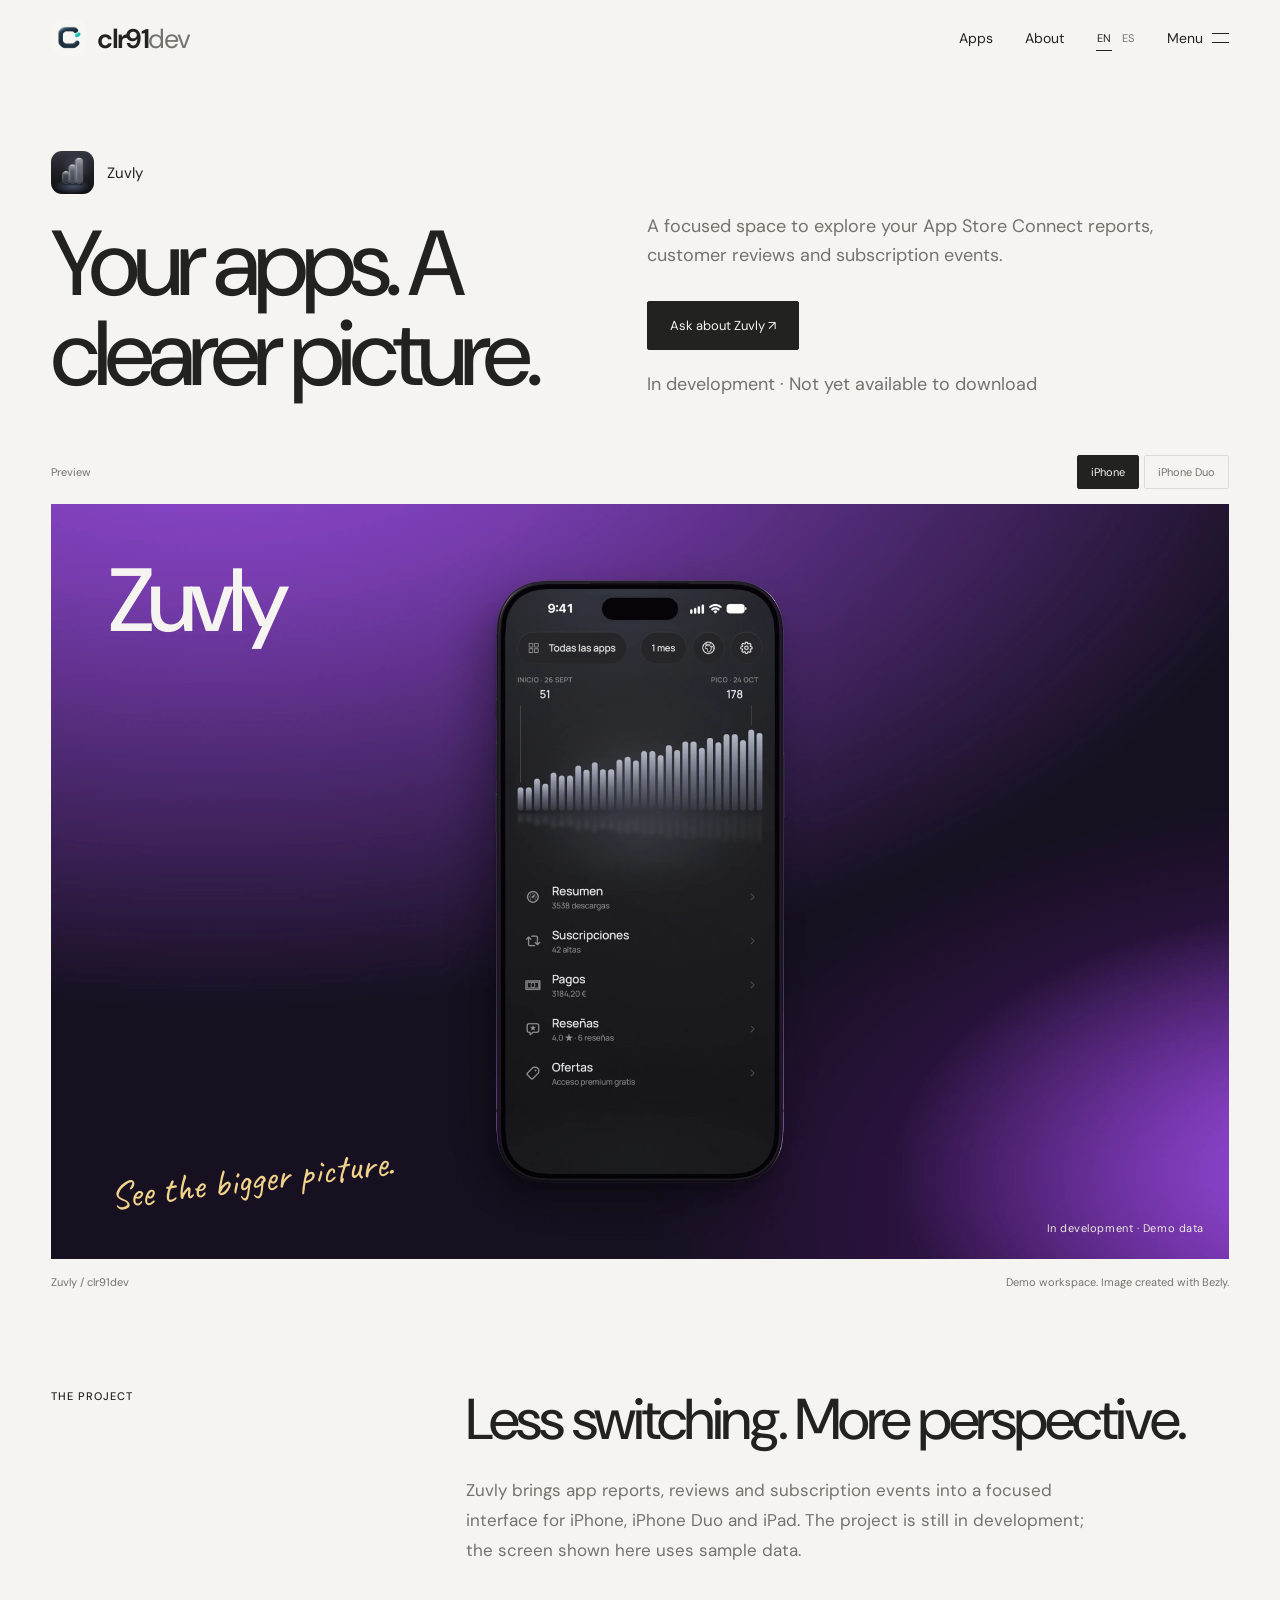
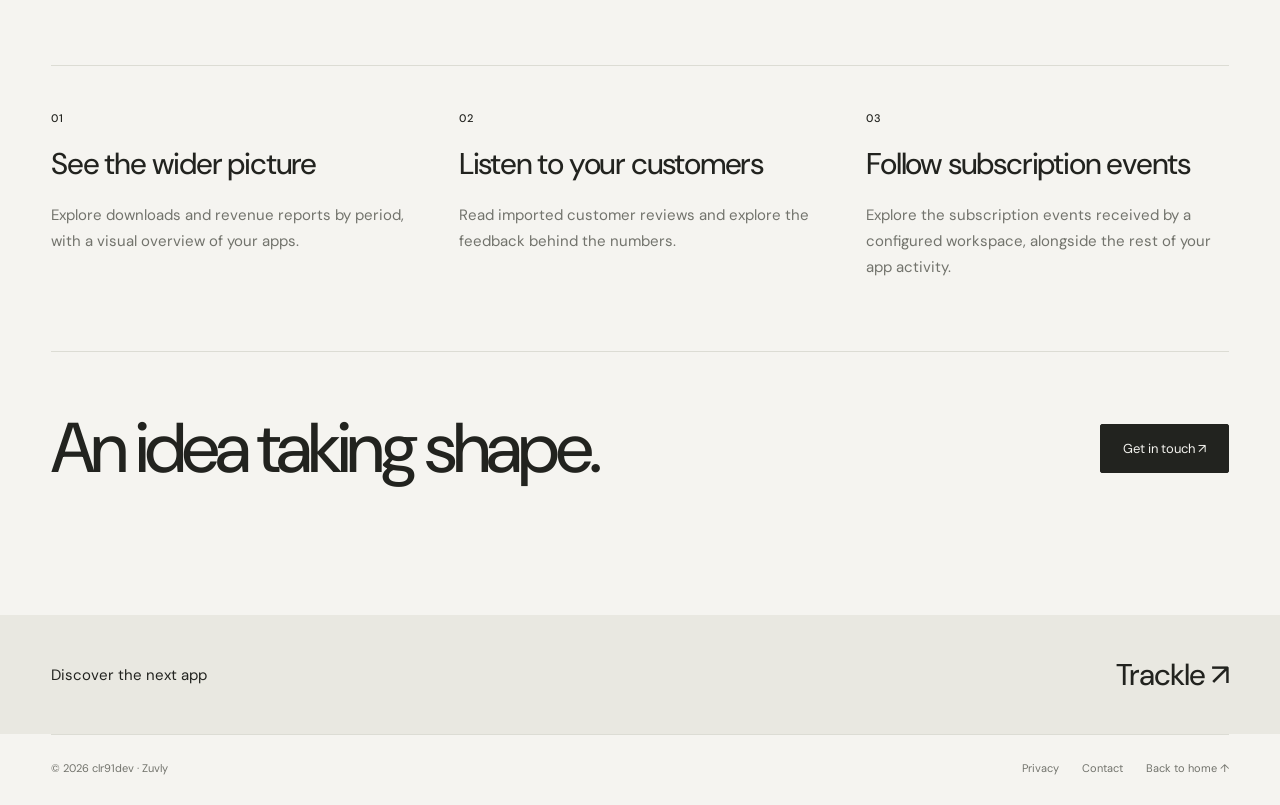
<file: zuvly/index.html>
<!doctype html>
<html lang="en">
<head>
<meta charset="utf-8">
<meta name="viewport" content="width=device-width,initial-scale=1">
<title data-en="Zuvly — A clearer view of your apps." data-es="Zuvly — Una visión clara de tus apps." >Zuvly — A clearer view of your apps.</title>
<meta name="description" content="Zuvly is an app in development for exploring App Store Connect reports, reviews and subscription events." data-en="Zuvly is an app in development for exploring App Store Connect reports, reviews and subscription events." data-es="Zuvly es una app en desarrollo para consultar informes de App Store Connect, reseñas y eventos de suscripción.">
<meta name="theme-color" content="#f5f4f0">
<link rel="canonical" href="https://samuelclr91-del.github.io/clr91dev/zuvly/">
<meta property="og:type" content="website">
<meta property="og:url" content="https://samuelclr91-del.github.io/clr91dev/zuvly/">
<meta property="og:title" content="Zuvly — A clearer view of your apps.">
<meta property="og:description" content="A project by clr91dev. In development.">
<meta property="og:image" content="https://samuelclr91-del.github.io/clr91dev/assets/bezly-exports/zuvly-dashboard-bezly.webp">
<link rel="icon" href="../assets/zuvly-app-icon.png">
<link rel="stylesheet" href="../assets/studio.css">
<script src="../assets/studio.js" defer>
</script>
</head>
<body class="product-page product-zuvly">
<a class="skip-link" data-en="Skip to content" data-es="Saltar al contenido" href="#main">Skip to content</a>
<header class="site-header">
<a class="wordmark" href="../" aria-label="clr91dev — home"><img class="brand-icon" src="../assets/brand/clr91dev-icon-192.png" alt="" width="36" height="36"><span class="brand-name">clr91<span>dev</span></span>
</a>
<div class="header-links">
<a class="desktop-only" href="../#apps">
<span data-en="Apps" data-es="Apps" >Apps</span>
</a>
<a class="desktop-only" href="../#about">
<span data-en="About" data-es="Sobre mí" >About</span>
</a>
<div class="language" aria-label="Language / Idioma">
<button type="button" data-lang="en" aria-pressed="true">EN</button>
<button type="button" data-lang="es" aria-pressed="false">ES</button>
</div>
<button class="menu-toggle" aria-controls="site-menu" aria-expanded="false" type="button">
<span data-en="Menu" data-es="Menú" >Menu</span>
<i aria-hidden="true">
</i>
</button>
</div>
</header>
<div class="menu-panel" id="site-menu" hidden>
<nav aria-label="Menu">
<a href="../trackle/">Trackle ↗</a>
<a href="../bezly/">Bezly ↗</a>
<a href="../zuvly/">Zuvly ↗</a>
<a href="../#about">
<span data-en="A little about me" data-es="Un poco sobre mí" >A little about me</span>
</a>
<a href="../#contact">
<span data-en="Let’s talk" data-es="Hablemos" >Let’s talk</span>
</a>
</nav>
<div class="menu-bottom">
<a href="mailto:clr91dev@gmail.com">clr91dev@gmail.com ↗</a>
<span data-en="Independent apps. Made in Madrid." data-es="Apps independientes. Hechas en Madrid." >Independent apps. Made in Madrid.</span>
</div>
</div>
<main id="main">
<section class="product-intro">
<div>
<div class="product-name">
<img src="../assets/zuvly-app-icon.png" alt="" width="1024" height="1024">
<span>Zuvly</span>
</div>
<h1 data-en="Your apps. A clearer picture." data-es="Tus apps. Una visión más clara." >Your apps. A clearer picture.</h1>
</div>
<div class="intro-right">
<p data-en="A focused space to explore your App Store Connect reports, customer reviews and subscription events." data-es="Un espacio para consultar tus informes de App Store Connect, las reseñas y los eventos de suscripción." >A focused space to explore your App Store Connect reports, customer reviews and subscription events.</p>
<div class="product-actions">
<a class="store-link" href="mailto:clr91dev@gmail.com?subject=Zuvly">
<span data-en="Ask about Zuvly ↗" data-es="Preguntar por Zuvly ↗" >Ask about Zuvly ↗</span>
</a>
</div>
<p class="product-platform" data-en="In development · Not yet available to download" data-es="En desarrollo · Todavía no disponible para descargar" >In development · Not yet available to download</p>
</div>
</section>
<div class="product-cover" data-preview data-preview-name="Zuvly">
<div class="device-switch" role="group" aria-label="Device preview" data-label-en="Device preview" data-label-es="Vista de dispositivo">
<span data-en="Preview" data-es="Vista">Preview</span>
<div>
<button type="button" data-preview-device="phone" aria-pressed="true">iPhone</button>
<button type="button" data-preview-device="duo" aria-pressed="false">iPhone Duo</button>
</div>
</div>
<div class="project-art zuvly-scene native-scene" >
<img class="scene-render" src="../assets/bezly-exports/zuvly-dashboard-bezly.webp" alt="Zuvly — device mockup created with Bezly" data-alt-en="Zuvly — device mockup created with Bezly" data-alt-es="Zuvly — mockup creado con Bezly" width="2400" height="1350" loading="lazy" decoding="async" data-src-phone="../assets/bezly-exports/zuvly-dashboard-bezly.webp" data-src-duo="../assets/bezly-exports/zuvly-duo-bezly.webp">
<span class="project-backword">Zuvly</span>
<span class="scene-note" data-en="See the bigger picture." data-es="Mira el conjunto." >See the bigger picture.</span>
<span class="scene-tag" data-en="In development · Demo data" data-es="En desarrollo · Datos de demostración" >In development · Demo data</span>
</div>
<div class="product-cover-caption">
<span>Zuvly / clr91dev</span>
<span data-en="Demo workspace. Image created with Bezly." data-es="Espacio de demostración. Imagen creada con Bezly." >Demo workspace. Image created with Bezly.</span>
</div>
</div>
<section class="product-story">
<p class="eyebrow" data-en="The project" data-es="El proyecto" >The project</p>
<div class="story-copy">
<h2 data-en="Less switching. More perspective." data-es="Menos saltos. Más perspectiva." >Less switching. More perspective.</h2>
<p data-en="Zuvly brings app reports, reviews and subscription events into a focused interface for iPhone, iPhone Duo and iPad. The project is still in development; the screen shown here uses sample data." data-es="Zuvly reúne informes, reseñas y eventos de suscripción en una interfaz para iPhone, iPhone Duo y iPad. El proyecto sigue en desarrollo; la pantalla que ves utiliza datos de demostración." >Zuvly brings app reports, reviews and subscription events into a focused interface for iPhone, iPhone Duo and iPad. The project is still in development; the screen shown here uses sample data.</p>
</div>
</section>
<section class="zuvly-overview">
<article>
<span class="eyebrow">01</span>
<h2 data-en="See the wider picture" data-es="Mira el conjunto" >See the wider picture</h2>
<p data-en="Explore downloads and revenue reports by period, with a visual overview of your apps." data-es="Consulta informes de descargas e ingresos por periodo, con una panorámica de tus apps." >Explore downloads and revenue reports by period, with a visual overview of your apps.</p>
</article>
<article>
<span class="eyebrow">02</span>
<h2 data-en="Listen to your customers" data-es="Escucha a tus usuarios" >Listen to your customers</h2>
<p data-en="Read imported customer reviews and explore the feedback behind the numbers." data-es="Consulta las reseñas importadas y explora los comentarios que hay detrás de los números." >Read imported customer reviews and explore the feedback behind the numbers.</p>
</article>
<article>
<span class="eyebrow">03</span>
<h2 data-en="Follow subscription events" data-es="Sigue los eventos de suscripción" >Follow subscription events</h2>
<p data-en="Explore the subscription events received by a configured workspace, alongside the rest of your app activity." data-es="Explora los eventos de suscripción recibidos por un espacio configurado junto al resto de la actividad de tus apps." >Explore the subscription events received by a configured workspace, alongside the rest of your app activity.</p>
</article>
</section>
<section class="product-cta">
<h2 data-en="An idea taking shape." data-es="Una idea que toma forma." >An idea taking shape.</h2>
<a class="store-link" href="mailto:clr91dev@gmail.com?subject=Zuvly">
<span data-en="Get in touch ↗" data-es="Ponte en contacto ↗" >Get in touch ↗</span>
</a>
</section>
</main>
<a class="next-project" href="../trackle/">
<span data-en="Discover the next app" data-es="Descubre la siguiente app" >Discover the next app</span>
<strong>Trackle ↗</strong>
</a>
<footer class="site-footer">
<span>© 2026 clr91dev · Zuvly</span>
<div class="footer-legal">
<a href="./privacy/"><span data-en="Privacy" data-es="Privacidad">Privacy</span></a>
<a href="mailto:clr91dev@gmail.com">
<span data-en="Contact" data-es="Contacto" >Contact</span>
</a>
<a href="../">
<span data-en="Back to home ↑" data-es="Volver al inicio ↑" >Back to home ↑</span>
</a>
</div>
</footer>
</body>
</html>
</file>
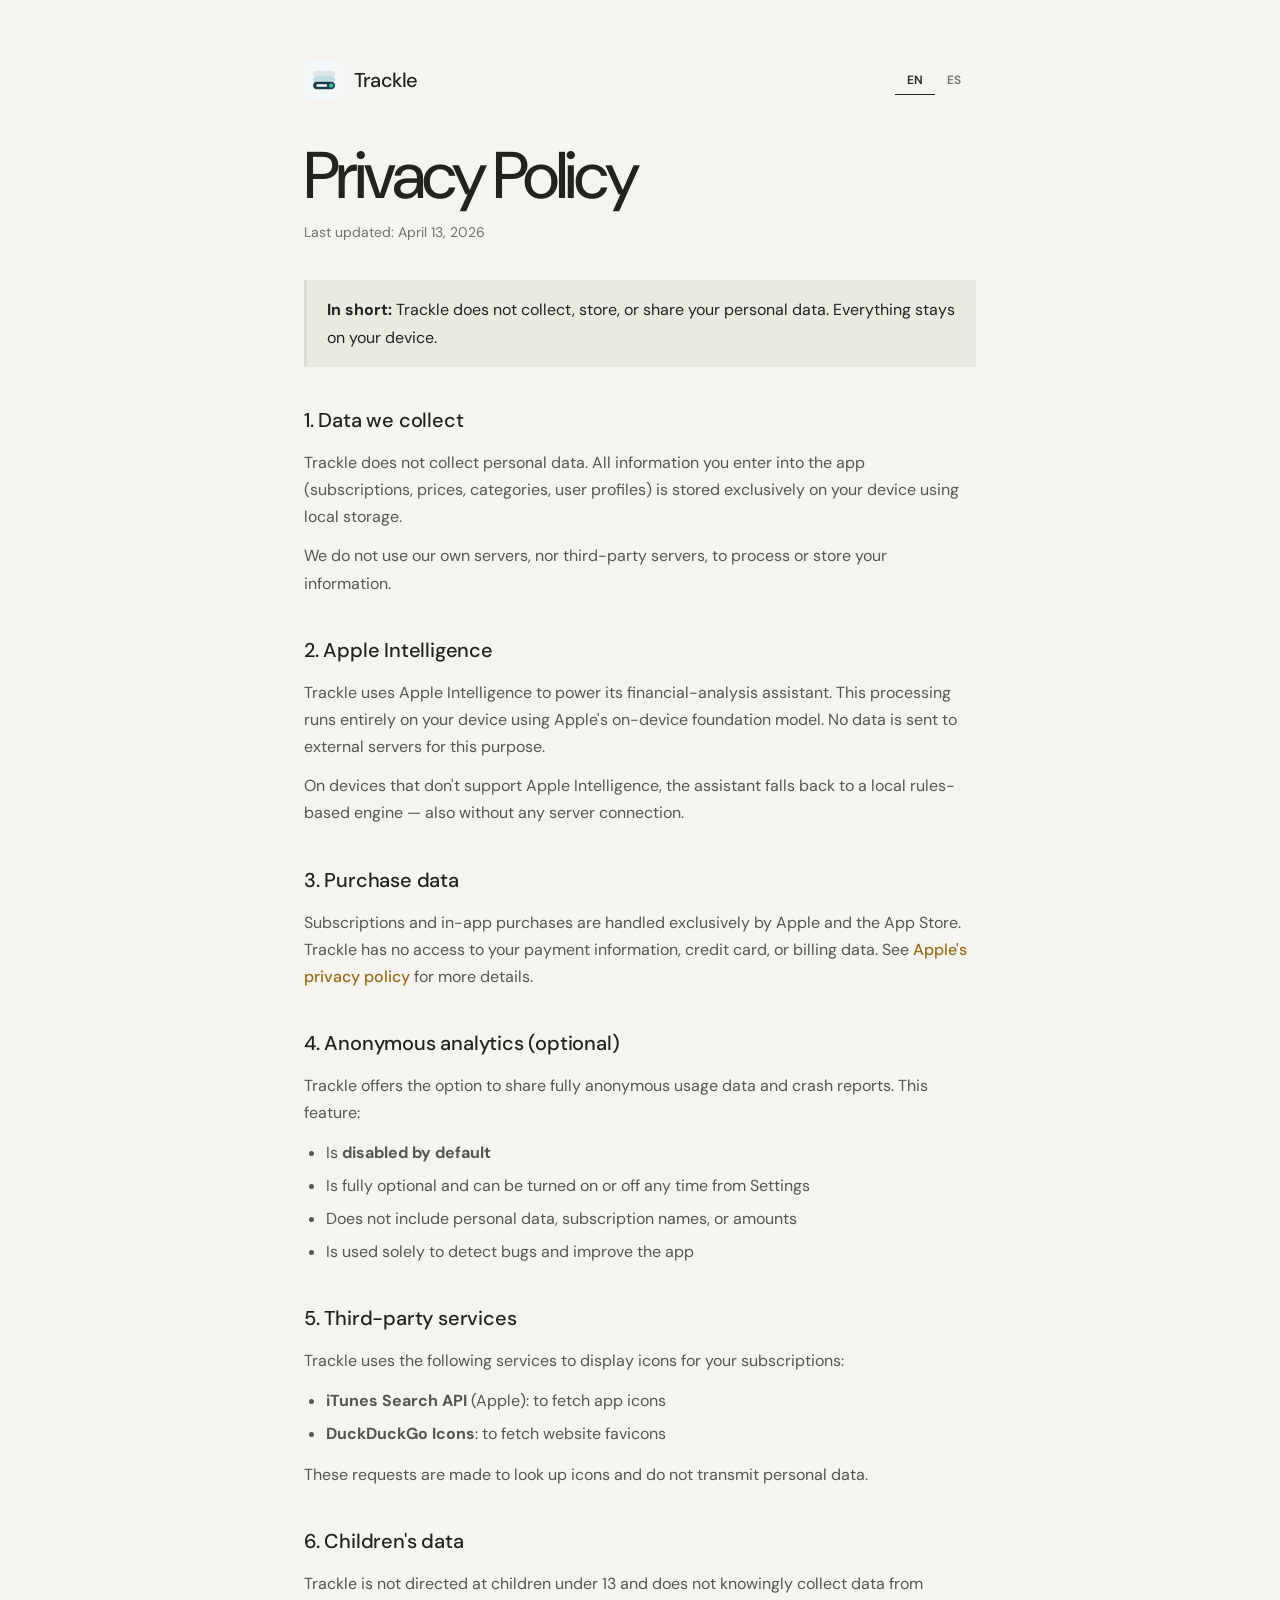
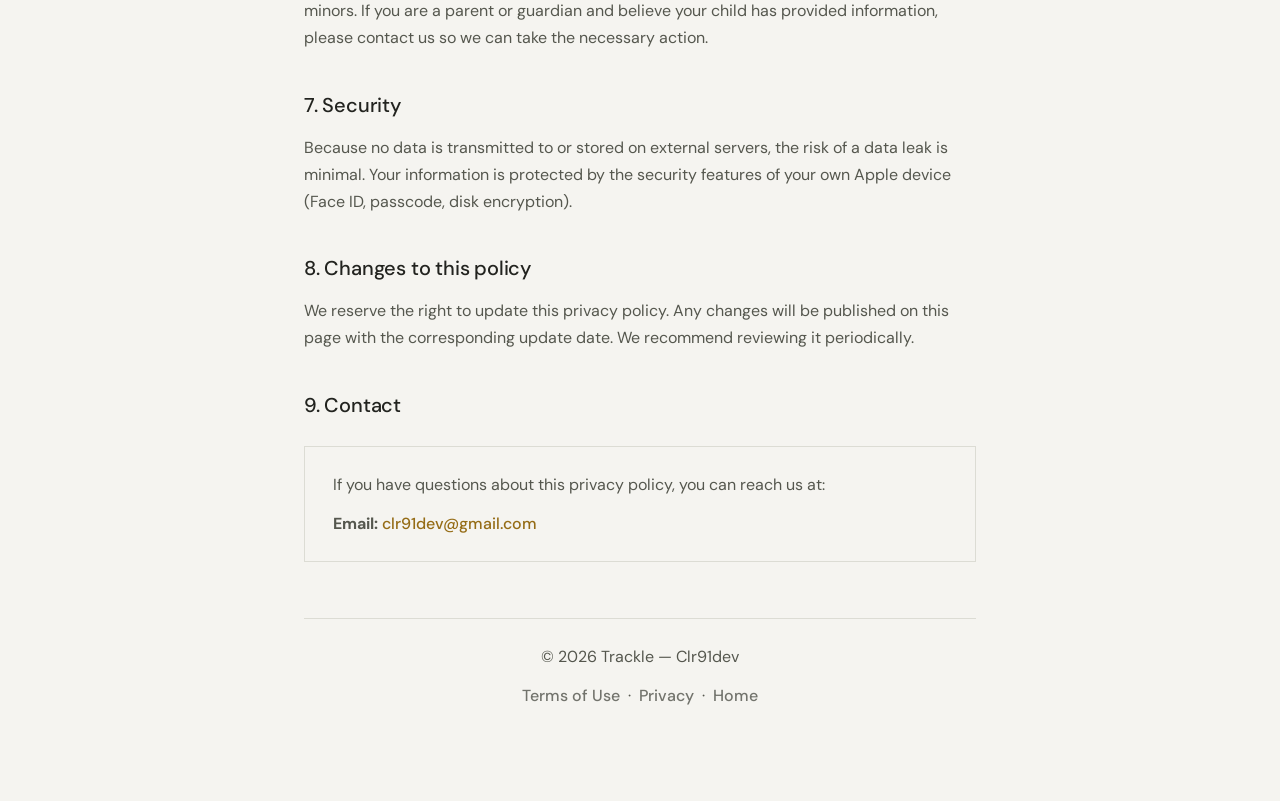
<file: trackle/privacy/index.html>
<!DOCTYPE html>
<html lang="en">
<head>
    <meta charset="UTF-8">
    <meta name="viewport" content="width=device-width, initial-scale=1.0">
    <title>Trackle — Privacy Policy</title>
    <meta name="theme-color" content="#007AFF">
    <link rel="icon" href="../../assets/trackle-app-icon.png">
    <style>
        * { margin: 0; padding: 0; box-sizing: border-box; }
        :root {
            --accent: #007AFF;
            --accent-light: #5AC8FA;
            --bg: #F2F1EE;
            --text: #0B1220;
            --text-muted: #5C6678;
            --border: rgba(11, 18, 32, 0.08);
        }
        body {
            font-family: -apple-system, BlinkMacSystemFont, 'SF Pro Text', 'Helvetica Neue', sans-serif;
            background: var(--bg);
            color: var(--text);
            line-height: 1.7;
            -webkit-font-smoothing: antialiased;
        }
        .container { max-width: 720px; margin: 0 auto; padding: 60px 24px 80px; }
        .top {
            display: flex;
            align-items: center;
            justify-content: space-between;
            margin-bottom: 40px;
            flex-wrap: wrap;
            gap: 16px;
        }
        .logo { display: flex; align-items: center; gap: 10px; }
        .logo-icon {
            width: 40px; height: 40px;
            border-radius: 10px;
            display: block;
            object-fit: cover;
            box-shadow: 0 4px 14px rgba(0, 122, 255, 0.3);
        }
        .logo-text { font-size: 20px; font-weight: 700; letter-spacing: -0.3px; color: var(--text); text-decoration: none; }
        .lang-toggle {
            display: flex;
            background: rgba(11, 18, 32, 0.05);
            border-radius: 8px;
            padding: 3px;
        }
        .lang-toggle button {
            padding: 6px 12px;
            font-family: inherit;
            font-size: 12px;
            font-weight: 600;
            color: var(--text-muted);
            background: none;
            border: none;
            border-radius: 6px;
            cursor: pointer;
        }
        .lang-toggle button.active {
            background: white;
            color: var(--text);
            box-shadow: 0 2px 8px rgba(11, 18, 32, 0.06);
        }
        h1 { font-size: 36px; font-weight: 800; letter-spacing: -0.8px; margin-bottom: 8px; line-height: 1.1; }
        .date { font-size: 14px; color: var(--text-muted); margin-bottom: 36px; }
        h2 {
            font-size: 20px;
            font-weight: 700;
            margin-top: 36px;
            margin-bottom: 12px;
            letter-spacing: -0.2px;
        }
        h3 { font-size: 16px; font-weight: 700; margin-top: 18px; margin-bottom: 8px; }
        p, li { font-size: 16px; color: #2a3242; margin-bottom: 12px; }
        ul { padding-left: 22px; margin-bottom: 14px; }
        li { margin-bottom: 6px; }
        .card {
            background: white;
            border-radius: 16px;
            padding: 24px 28px;
            margin: 24px 0;
            box-shadow: 0 2px 12px rgba(11, 18, 32, 0.04);
            border: 1px solid var(--border);
        }
        .card p:last-child { margin-bottom: 0; }
        .highlight {
            background: linear-gradient(135deg, rgba(0, 122, 255, 0.08), rgba(90, 200, 250, 0.05));
            border-left: 3px solid var(--accent);
            padding: 16px 20px;
            border-radius: 0 12px 12px 0;
            margin: 20px 0;
        }
        .highlight p { margin-bottom: 0; color: var(--text); }
        a { color: var(--accent); text-decoration: none; font-weight: 500; }
        a:hover { text-decoration: underline; }
        .footer {
            margin-top: 56px;
            padding-top: 24px;
            border-top: 1px solid var(--border);
            font-size: 13px;
            color: var(--text-muted);
            text-align: center;
        }
        .footer a { color: var(--text-muted); }
        @media (max-width: 480px) {
            .container { padding: 36px 18px 60px; }
            h1 { font-size: 28px; }
        }
    </style>
    <link rel="stylesheet" href="../../assets/studio-legal.css">
</head>
<body>
    <div class="container">
        <div class="top">
            <a href="../" class="logo" style="text-decoration:none;">
                <img class="logo-icon" src="../../assets/trackle-app-icon.png" alt="">
                <span class="logo-text">Trackle</span>
            </a>
            <div class="lang-toggle" role="group" aria-label="Language">
                <button data-lang="en" class="active">EN</button>
                <button data-lang="es">ES</button>
            </div>
        </div>

        <h1 data-i18n="title">Privacy Policy</h1>
        <p class="date"><span data-i18n="updated">Last updated:</span> <span data-i18n="date">April 13, 2026</span></p>

        <div class="highlight">
            <p><strong data-i18n="summary.label">In short:</strong> <span data-i18n="summary.body">Trackle does not collect, store, or share your personal data. Everything stays on your device.</span></p>
        </div>

        <h2 data-i18n="s1.title">1. Data we collect</h2>
        <p data-i18n="s1.p1">Trackle does not collect personal data. All information you enter into the app (subscriptions, prices, categories, user profiles) is stored exclusively on your device using local storage.</p>
        <p data-i18n="s1.p2">We do not use our own servers, nor third-party servers, to process or store your information.</p>

        <h2 data-i18n="s2.title">2. Apple Intelligence</h2>
        <p data-i18n="s2.p1">Trackle uses Apple Intelligence to power its financial-analysis assistant. This processing runs entirely on your device using Apple's on-device foundation model. No data is sent to external servers for this purpose.</p>
        <p data-i18n="s2.p2">On devices that don't support Apple Intelligence, the assistant falls back to a local rules-based engine — also without any server connection.</p>

        <h2 data-i18n="s3.title">3. Purchase data</h2>
        <p data-i18n="s3.p1">Subscriptions and in-app purchases are handled exclusively by Apple and the App Store. Trackle has no access to your payment information, credit card, or billing data. See <a href="https://www.apple.com/legal/privacy/" target="_blank" rel="noopener">Apple's privacy policy</a> for more details.</p>

        <h2 data-i18n="s4.title">4. Anonymous analytics (optional)</h2>
        <p data-i18n="s4.p1">Trackle offers the option to share fully anonymous usage data and crash reports. This feature:</p>
        <ul>
            <li><span data-i18n="s4.li1.a">Is</span> <strong data-i18n="s4.li1.b">disabled by default</strong></li>
            <li data-i18n="s4.li2">Is fully optional and can be turned on or off any time from Settings</li>
            <li data-i18n="s4.li3">Does not include personal data, subscription names, or amounts</li>
            <li data-i18n="s4.li4">Is used solely to detect bugs and improve the app</li>
        </ul>

        <h2 data-i18n="s5.title">5. Third-party services</h2>
        <p data-i18n="s5.p1">Trackle uses the following services to display icons for your subscriptions:</p>
        <ul>
            <li><strong>iTunes Search API</strong> <span data-i18n="s5.li1">(Apple): to fetch app icons</span></li>
            <li><strong>DuckDuckGo Icons</strong><span data-i18n="s5.li2">: to fetch website favicons</span></li>
        </ul>
        <p data-i18n="s5.p2">These requests are made to look up icons and do not transmit personal data.</p>

        <h2 data-i18n="s6.title">6. Children's data</h2>
        <p data-i18n="s6.p1">Trackle is not directed at children under 13 and does not knowingly collect data from minors. If you are a parent or guardian and believe your child has provided information, please contact us so we can take the necessary action.</p>

        <h2 data-i18n="s7.title">7. Security</h2>
        <p data-i18n="s7.p1">Because no data is transmitted to or stored on external servers, the risk of a data leak is minimal. Your information is protected by the security features of your own Apple device (Face ID, passcode, disk encryption).</p>

        <h2 data-i18n="s8.title">8. Changes to this policy</h2>
        <p data-i18n="s8.p1">We reserve the right to update this privacy policy. Any changes will be published on this page with the corresponding update date. We recommend reviewing it periodically.</p>

        <h2 data-i18n="s9.title">9. Contact</h2>
        <div class="card">
            <p data-i18n="s9.p1">If you have questions about this privacy policy, you can reach us at:</p>
            <p><strong data-i18n="s9.email">Email:</strong> <a href="mailto:clr91dev@gmail.com">clr91dev@gmail.com</a></p>
        </div>

        <div class="footer">
            <p>&copy; 2026 Trackle — Clr91dev</p>
            <p style="margin-top: 8px;">
                <a href="../../terms.html" data-i18n="footer.terms">Terms of Use</a> &nbsp;·&nbsp;
                <a href="./" data-i18n="footer.privacy">Privacy</a> &nbsp;·&nbsp;
                <a href="../" data-i18n="footer.home">Home</a>
            </p>
        </div>
    </div>

    <script>
        const t = {
            en: {}, // English values are already in the HTML
            es: {
                'title': 'Política de Privacidad',
                'updated': 'Última actualización:',
                'date': '13 de abril de 2026',
                'summary.label': 'En resumen:',
                'summary.body': 'Trackle no recopila, almacena ni comparte tus datos personales. Todo permanece en tu dispositivo.',

                's1.title': '1. Datos que recopilamos',
                's1.p1': 'Trackle no recopila datos personales. Toda la información que introduces en la app (suscripciones, precios, categorías, perfiles de usuario) se almacena exclusivamente en tu dispositivo mediante almacenamiento local.',
                's1.p2': 'No utilizamos servidores propios ni de terceros para procesar o almacenar tu información.',

                's2.title': '2. Apple Intelligence',
                's2.p1': 'Trackle utiliza Apple Intelligence para potenciar su asistente de análisis financiero. Este procesamiento se realiza íntegramente en tu dispositivo mediante el modelo fundacional on-device de Apple. Ningún dato se envía a servidores externos para este fin.',
                's2.p2': 'En dispositivos no compatibles con Apple Intelligence, el asistente funciona con un motor local basado en reglas, igualmente sin conexión a servidores.',

                's3.title': '3. Datos de compra',
                's3.p1': 'Las suscripciones y compras dentro de la app se gestionan exclusivamente a través de Apple y el App Store. Trackle no tiene acceso a tu información de pago, tarjeta de crédito ni datos de facturación. Puedes consultar la <a href="https://www.apple.com/legal/privacy/" target="_blank" rel="noopener">política de privacidad de Apple</a> para más información.',

                's4.title': '4. Análisis anónimos (opcional)',
                's4.p1': 'Trackle ofrece la opción de compartir datos de uso completamente anónimos y registros de errores. Esta función:',
                's4.li1.a': 'Está',
                's4.li1.b': 'desactivada por defecto',
                's4.li2': 'Es totalmente opcional y puedes activarla o desactivarla en cualquier momento desde Ajustes',
                's4.li3': 'No incluye datos personales, nombres de suscripciones ni importes',
                's4.li4': 'Se utiliza exclusivamente para detectar fallos y mejorar la app',

                's5.title': '5. Servicios de terceros',
                's5.p1': 'Trackle utiliza los siguientes servicios para mostrar iconos de tus suscripciones:',
                's5.li1': '(Apple): para obtener iconos de apps',
                's5.li2': ': para obtener favicons de sitios web',
                's5.p2': 'Estas peticiones se realizan para buscar iconos y no transmiten datos personales.',

                's6.title': '6. Datos de menores',
                's6.p1': 'Trackle no está dirigida a menores de 13 años y no recopila conscientemente datos de menores. Si eres padre o tutor y crees que tu hijo ha proporcionado información, contacta con nosotros para que podamos tomar las medidas necesarias.',

                's7.title': '7. Seguridad',
                's7.p1': 'Al no transmitir ni almacenar datos en servidores externos, el riesgo de filtración de datos es mínimo. Tu información queda protegida por las medidas de seguridad de tu propio dispositivo Apple (Face ID, código de acceso, cifrado de disco).',

                's8.title': '8. Cambios en esta política',
                's8.p1': 'Nos reservamos el derecho de actualizar esta política de privacidad. Cualquier cambio será publicado en esta página con la fecha de actualización correspondiente. Te recomendamos revisarla periódicamente.',

                's9.title': '9. Contacto',
                's9.p1': 'Si tienes preguntas sobre esta política de privacidad, puedes contactarnos en:',
                's9.email': 'Email:',

                'footer.terms': 'Términos de uso',
                'footer.privacy': 'Privacidad',
                'footer.home': 'Inicio'
            }
        };

        // Save the original English text on first load so we can restore it.
        const originals = {};
        document.querySelectorAll('[data-i18n]').forEach(el => {
            originals[el.getAttribute('data-i18n')] = el.innerHTML;
        });

        function applyLang(lang) {
            const dict = lang === 'es' ? t.es : null;
            document.documentElement.lang = lang;
            document.querySelectorAll('[data-i18n]').forEach(el => {
                const key = el.getAttribute('data-i18n');
                if (dict && dict[key]) {
                    el.innerHTML = dict[key];
                } else {
                    el.innerHTML = originals[key];
                }
            });
            document.querySelectorAll('.lang-toggle button').forEach(btn => {
                btn.classList.toggle('active', btn.dataset.lang === lang);
            });
            try { localStorage.setItem('trackle.lang', lang); } catch (_) {}
        }

        function detectLang() {
            try {
                const saved = localStorage.getItem('trackle.lang');
                if (saved === 'en' || saved === 'es') return saved;
            } catch (_) {}
            return (navigator.language || 'en').toLowerCase().startsWith('es') ? 'es' : 'en';
        }

        document.querySelectorAll('.lang-toggle button').forEach(btn => {
            btn.addEventListener('click', () => applyLang(btn.dataset.lang));
        });

        applyLang(detectLang());
    </script>
</body>
</html>
</file>
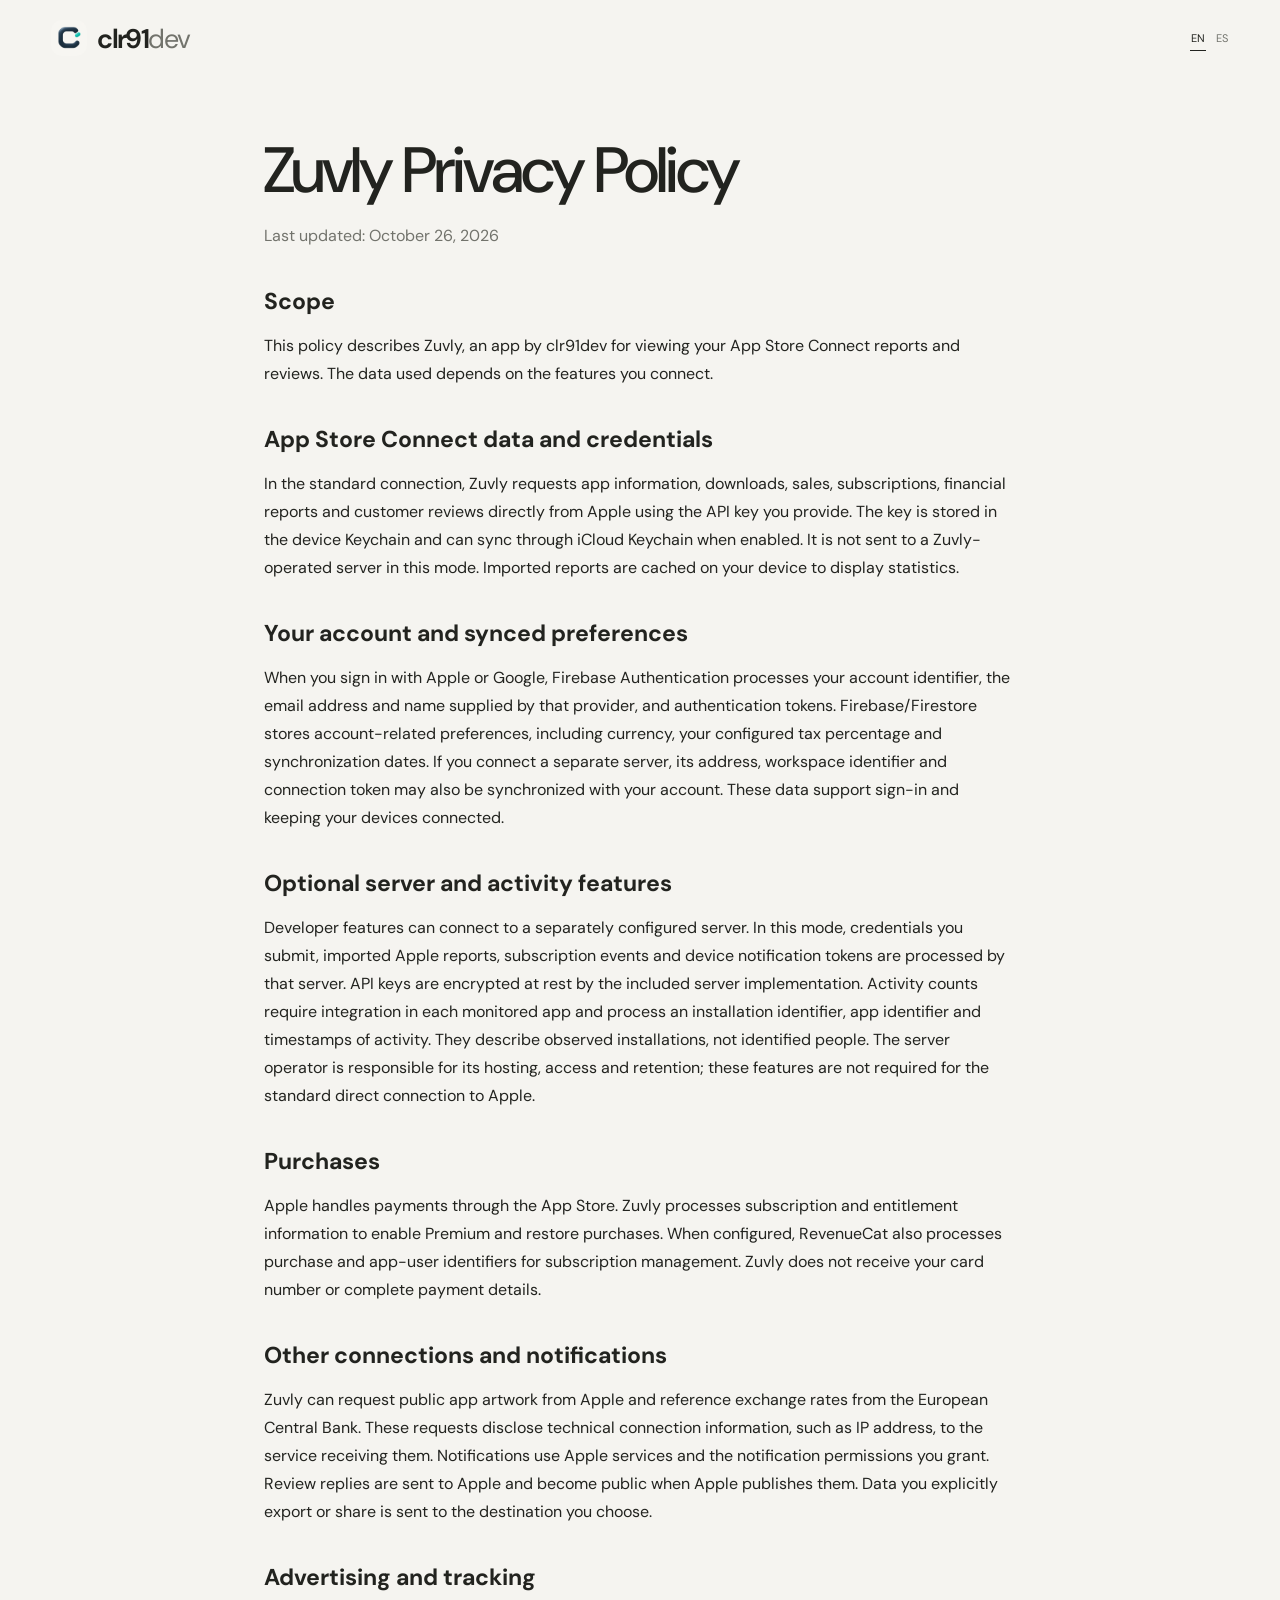
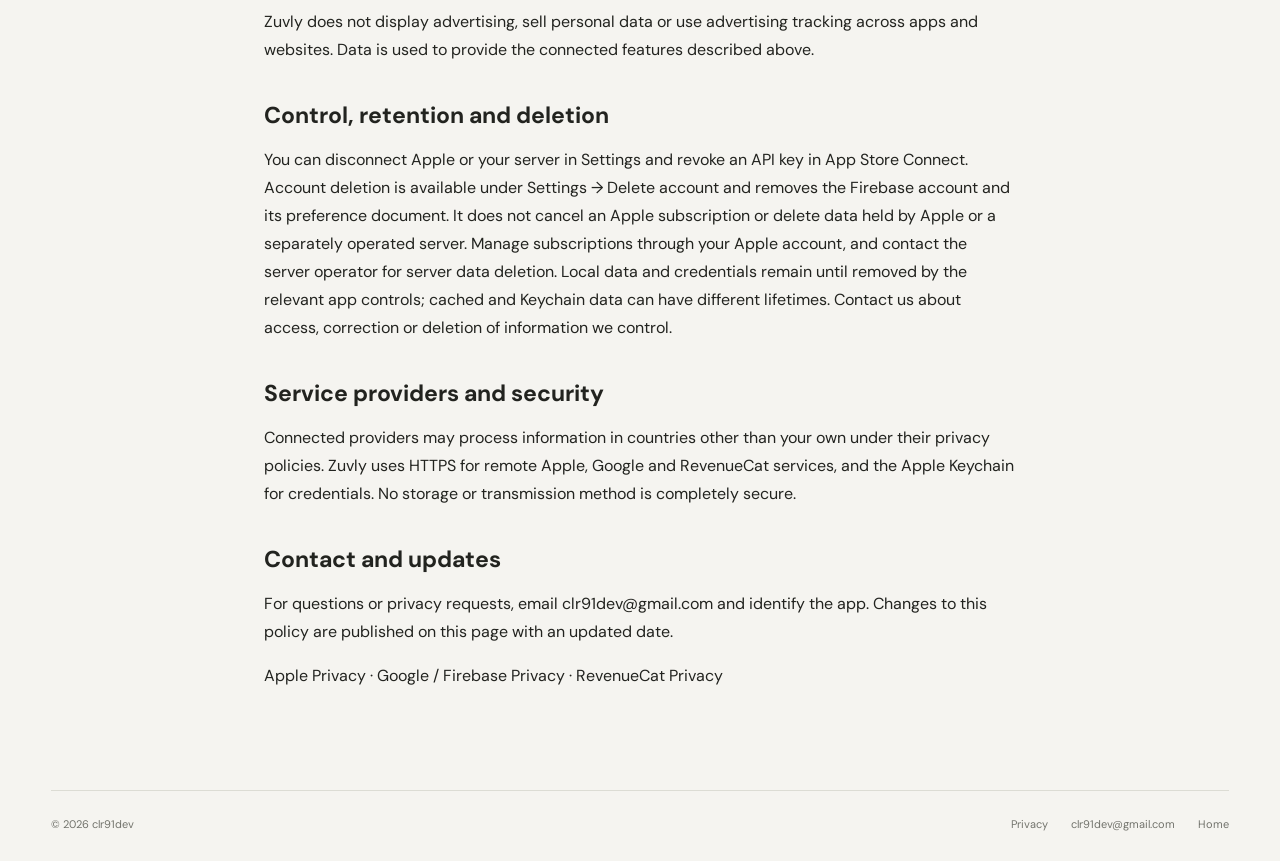
<file: zuvly/privacy/index.html>
<!doctype html>
<html lang="en"><head><meta charset="utf-8"><meta name="viewport" content="width=device-width, initial-scale=1">
<title>Zuvly Privacy / Privacidad · clr91dev</title><meta name="theme-color" content="#f5f4f0">
<link rel="canonical" href="https://samuelclr91-del.github.io/clr91dev/zuvly/privacy/">
<link rel="icon" href="../../assets/brand/favicon-32.png">
<link rel="stylesheet" href="../../assets/studio.css"><script src="../../assets/studio.js" defer></script>
<style>.privacy-main{max-width:800px;margin:60px auto 100px;padding:0 24px}.privacy-main h1{font-size:clamp(38px,7vw,64px);line-height:1.1;letter-spacing:-.045em;font-weight:500}.privacy-main h2{font-size:23px;margin:36px 0 12px}.privacy-main p{line-height:1.75;margin:16px 0}.policy-links{display:grid;gap:20px;margin:36px 0}.policy-links a{font-size:24px;text-decoration:underline;text-underline-offset:6px}.privacy-date{color:#72736c}</style></head><body>
<header class="site-header"><a class="wordmark" href="../../"><img class="brand-icon" src="../../assets/brand/clr91dev-icon-192.png" alt="" width="36" height="36"><span class="brand-name">clr91<span>dev</span></span></a><div class="language" aria-label="Language / Idioma"><button type="button" data-lang="en" aria-pressed="true">EN</button><button type="button" data-lang="es" aria-pressed="false">ES</button></div></header>
<main class="privacy-main"><h1 data-en="Zuvly Privacy Policy" data-es="Política de privacidad de Zuvly">Zuvly Privacy Policy</h1><div class="privacy-date"><p data-en="Last updated: October 26, 2026" data-es="Última actualización: 26 de octubre de 2026">Last updated: October 26, 2026</p></div><h2 data-en="Scope" data-es="Ámbito">Scope</h2><p data-en="This policy describes Zuvly, an app by clr91dev for viewing your App Store Connect reports and reviews. The data used depends on the features you connect." data-es="Esta política describe Zuvly, una app de clr91dev para consultar tus informes y reseñas de App Store Connect. Los datos utilizados dependen de las funciones que conectes.">This policy describes Zuvly, an app by clr91dev for viewing your App Store Connect reports and reviews. The data used depends on the features you connect.</p><h2 data-en="App Store Connect data and credentials" data-es="Datos y credenciales de App Store Connect">App Store Connect data and credentials</h2><p data-en="In the standard connection, Zuvly requests app information, downloads, sales, subscriptions, financial reports and customer reviews directly from Apple using the API key you provide. The key is stored in the device Keychain and can sync through iCloud Keychain when enabled. It is not sent to a Zuvly-operated server in this mode. Imported reports are cached on your device to display statistics." data-es="En la conexión habitual, Zuvly solicita directamente a Apple información de apps, descargas, ventas, suscripciones, informes financieros y reseñas mediante la clave de API que introduces. La clave se guarda en el llavero del dispositivo y puede sincronizarse mediante el llavero de iCloud si está activado. En este modo no se envía a un servidor gestionado por Zuvly. Los informes importados se almacenan temporalmente en tu dispositivo para mostrar las estadísticas.">In the standard connection, Zuvly requests app information, downloads, sales, subscriptions, financial reports and customer reviews directly from Apple using the API key you provide. The key is stored in the device Keychain and can sync through iCloud Keychain when enabled. It is not sent to a Zuvly-operated server in this mode. Imported reports are cached on your device to display statistics.</p><h2 data-en="Your account and synced preferences" data-es="Tu cuenta y preferencias sincronizadas">Your account and synced preferences</h2><p data-en="When you sign in with Apple or Google, Firebase Authentication processes your account identifier, the email address and name supplied by that provider, and authentication tokens. Firebase/Firestore stores account-related preferences, including currency, your configured tax percentage and synchronization dates. If you connect a separate server, its address, workspace identifier and connection token may also be synchronized with your account. These data support sign-in and keeping your devices connected." data-es="Cuando inicias sesión con Apple o Google, Firebase Authentication procesa el identificador de tu cuenta, el correo y nombre que facilite ese proveedor y los tokens de autenticación. Firebase/Firestore almacena preferencias asociadas a la cuenta, como la moneda, el porcentaje fiscal configurado y las fechas de sincronización. Si conectas un servidor independiente, también pueden sincronizarse su dirección, el identificador del espacio y el token de conexión. Estos datos permiten iniciar sesión y mantener conectados tus dispositivos.">When you sign in with Apple or Google, Firebase Authentication processes your account identifier, the email address and name supplied by that provider, and authentication tokens. Firebase/Firestore stores account-related preferences, including currency, your configured tax percentage and synchronization dates. If you connect a separate server, its address, workspace identifier and connection token may also be synchronized with your account. These data support sign-in and keeping your devices connected.</p><h2 data-en="Optional server and activity features" data-es="Servidor y funciones de actividad opcionales">Optional server and activity features</h2><p data-en="Developer features can connect to a separately configured server. In this mode, credentials you submit, imported Apple reports, subscription events and device notification tokens are processed by that server. API keys are encrypted at rest by the included server implementation. Activity counts require integration in each monitored app and process an installation identifier, app identifier and timestamps of activity. They describe observed installations, not identified people. The server operator is responsible for its hosting, access and retention; these features are not required for the standard direct connection to Apple." data-es="Las funciones de desarrollador pueden conectarse a un servidor configurado por separado. En este modo, ese servidor procesa las credenciales que envías, los informes importados de Apple, los eventos de suscripción y los tokens de notificaciones de dispositivos. La implementación incluida cifra las claves de API almacenadas. Los contadores de actividad requieren integrar el registro en cada app monitorizada y procesan un identificador de instalación, el identificador de la app y fechas de actividad. Representan instalaciones observadas, no personas identificadas. El operador del servidor es responsable de su alojamiento, acceso y conservación; estas funciones no son necesarias para la conexión directa habitual con Apple.">Developer features can connect to a separately configured server. In this mode, credentials you submit, imported Apple reports, subscription events and device notification tokens are processed by that server. API keys are encrypted at rest by the included server implementation. Activity counts require integration in each monitored app and process an installation identifier, app identifier and timestamps of activity. They describe observed installations, not identified people. The server operator is responsible for its hosting, access and retention; these features are not required for the standard direct connection to Apple.</p><h2 data-en="Purchases" data-es="Compras">Purchases</h2><p data-en="Apple handles payments through the App Store. Zuvly processes subscription and entitlement information to enable Premium and restore purchases. When configured, RevenueCat also processes purchase and app-user identifiers for subscription management. Zuvly does not receive your card number or complete payment details." data-es="Apple gestiona los pagos mediante App Store. Zuvly procesa información de suscripciones y derechos de acceso para activar Premium y restaurar compras. Cuando está configurado, RevenueCat también procesa identificadores de compras y de usuario de la app para gestionar suscripciones. Zuvly no recibe el número de tu tarjeta ni los datos completos del pago.">Apple handles payments through the App Store. Zuvly processes subscription and entitlement information to enable Premium and restore purchases. When configured, RevenueCat also processes purchase and app-user identifiers for subscription management. Zuvly does not receive your card number or complete payment details.</p><h2 data-en="Other connections and notifications" data-es="Otras conexiones y notificaciones">Other connections and notifications</h2><p data-en="Zuvly can request public app artwork from Apple and reference exchange rates from the European Central Bank. These requests disclose technical connection information, such as IP address, to the service receiving them. Notifications use Apple services and the notification permissions you grant. Review replies are sent to Apple and become public when Apple publishes them. Data you explicitly export or share is sent to the destination you choose." data-es="Zuvly puede solicitar imágenes públicas de apps a Apple y tipos de cambio de referencia al Banco Central Europeo. Estas peticiones facilitan información técnica de conexión, como la dirección IP, al servicio que las recibe. Las notificaciones utilizan servicios de Apple y los permisos que concedas. Las respuestas a reseñas se envían a Apple y se hacen públicas cuando Apple las publica. Los datos que exportes o compartas expresamente se envían al destino que elijas.">Zuvly can request public app artwork from Apple and reference exchange rates from the European Central Bank. These requests disclose technical connection information, such as IP address, to the service receiving them. Notifications use Apple services and the notification permissions you grant. Review replies are sent to Apple and become public when Apple publishes them. Data you explicitly export or share is sent to the destination you choose.</p><h2 data-en="Advertising and tracking" data-es="Publicidad y seguimiento">Advertising and tracking</h2><p data-en="Zuvly does not display advertising, sell personal data or use advertising tracking across apps and websites. Data is used to provide the connected features described above." data-es="Zuvly no muestra publicidad, no vende datos personales ni utiliza seguimiento publicitario entre apps y sitios web. Los datos se utilizan para prestar las funciones conectadas descritas anteriormente.">Zuvly does not display advertising, sell personal data or use advertising tracking across apps and websites. Data is used to provide the connected features described above.</p><h2 data-en="Control, retention and deletion" data-es="Control, conservación y eliminación">Control, retention and deletion</h2><p data-en="You can disconnect Apple or your server in Settings and revoke an API key in App Store Connect. Account deletion is available under Settings → Delete account and removes the Firebase account and its preference document. It does not cancel an Apple subscription or delete data held by Apple or a separately operated server. Manage subscriptions through your Apple account, and contact the server operator for server data deletion. Local data and credentials remain until removed by the relevant app controls; cached and Keychain data can have different lifetimes. Contact us about access, correction or deletion of information we control." data-es="Puedes desconectar Apple o tu servidor desde Ajustes y revocar una clave de API en App Store Connect. La opción Ajustes → Eliminar cuenta elimina la cuenta de Firebase y su documento de preferencias. No cancela una suscripción de Apple ni elimina datos conservados por Apple o por un servidor operado por separado. Gestiona las suscripciones desde tu cuenta de Apple y solicita al operador del servidor la eliminación de sus datos. Los datos locales y las credenciales permanecen hasta que se eliminen con los controles correspondientes de la app; la caché y el llavero pueden tener plazos distintos. Escríbenos para solicitar acceso, rectificación o eliminación de información bajo nuestro control.">You can disconnect Apple or your server in Settings and revoke an API key in App Store Connect. Account deletion is available under Settings → Delete account and removes the Firebase account and its preference document. It does not cancel an Apple subscription or delete data held by Apple or a separately operated server. Manage subscriptions through your Apple account, and contact the server operator for server data deletion. Local data and credentials remain until removed by the relevant app controls; cached and Keychain data can have different lifetimes. Contact us about access, correction or deletion of information we control.</p><h2 data-en="Service providers and security" data-es="Proveedores y seguridad">Service providers and security</h2><p data-en="Connected providers may process information in countries other than your own under their privacy policies. Zuvly uses HTTPS for remote Apple, Google and RevenueCat services, and the Apple Keychain for credentials. No storage or transmission method is completely secure." data-es="Los proveedores conectados pueden procesar información en países distintos del tuyo conforme a sus políticas de privacidad. Zuvly utiliza HTTPS para los servicios remotos de Apple, Google y RevenueCat, y el llavero de Apple para las credenciales. Ningún sistema de almacenamiento o transmisión es completamente seguro.">Connected providers may process information in countries other than your own under their privacy policies. Zuvly uses HTTPS for remote Apple, Google and RevenueCat services, and the Apple Keychain for credentials. No storage or transmission method is completely secure.</p><h2 data-en="Contact and updates" data-es="Contacto y cambios">Contact and updates</h2><p data-en="For questions or privacy requests, email clr91dev@gmail.com and identify the app. Changes to this policy are published on this page with an updated date." data-es="Para consultas o solicitudes de privacidad, escribe a clr91dev@gmail.com e indica la app. Los cambios de esta política se publican en esta página con la fecha de actualización.">For questions or privacy requests, email clr91dev@gmail.com and identify the app. Changes to this policy are published on this page with an updated date.</p><p><a href="https://www.apple.com/legal/privacy/">Apple Privacy</a> · <a href="https://policies.google.com/privacy">Google / Firebase Privacy</a> · <a href="https://www.revenuecat.com/privacy/">RevenueCat Privacy</a></p></main><footer class="site-footer"><span>© 2026 clr91dev</span><div class="footer-legal"><a href="../../privacy/"><span data-en="Privacy" data-es="Privacidad">Privacy</span></a><a href="mailto:clr91dev@gmail.com">clr91dev@gmail.com</a><a href="../../"><span data-en="Home" data-es="Inicio">Home</span></a></div></footer></body></html>
</file>
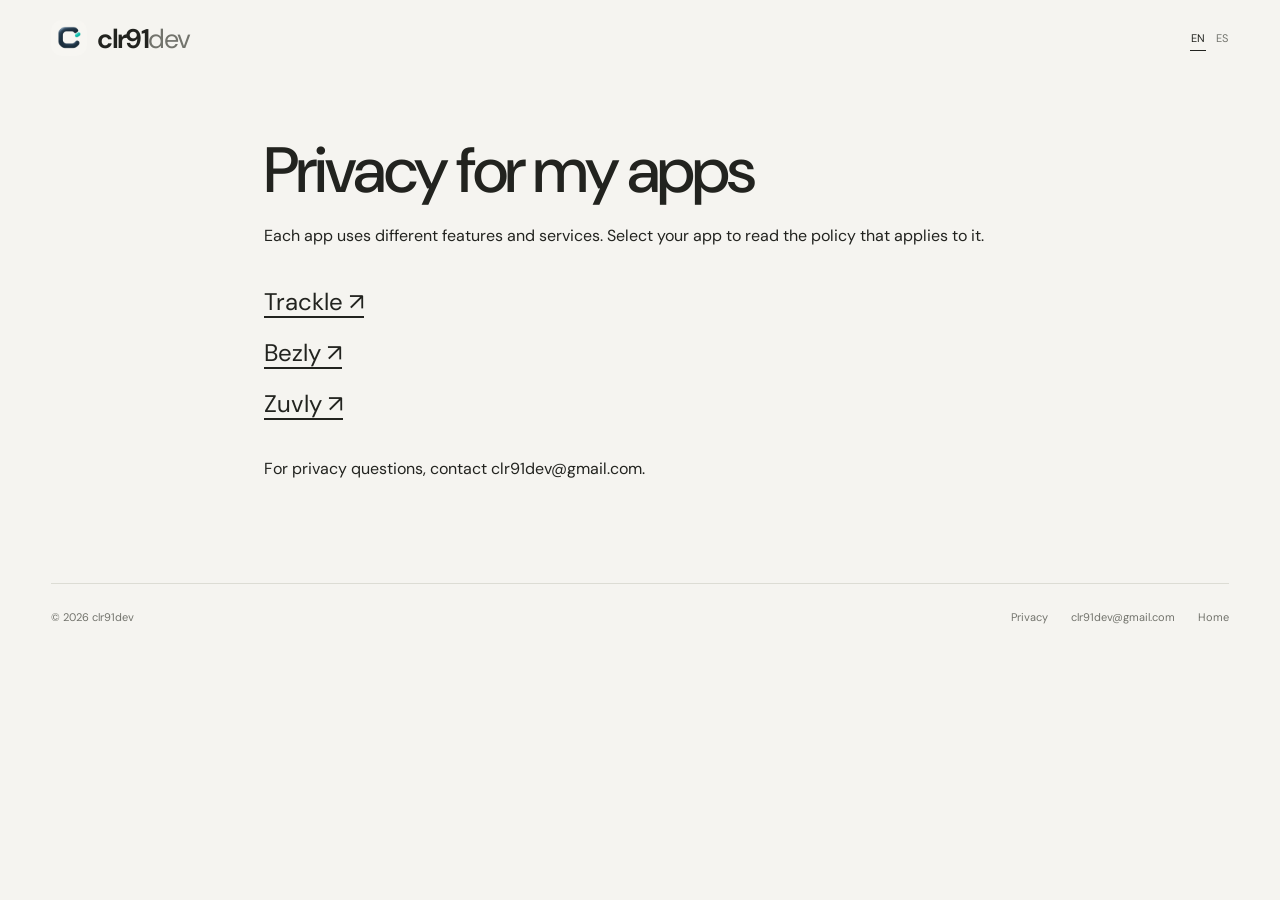
<file: privacy.html>
<!DOCTYPE html>
<html lang="en">
<head>
    <meta charset="UTF-8">
    <meta name="viewport" content="width=device-width, initial-scale=1.0">
    <meta http-equiv="refresh" content="0; url=./privacy/">
    <link rel="canonical" href="./privacy/">
    <title>clr91dev — Privacy</title>
    <style>
        body {
            font-family: -apple-system, BlinkMacSystemFont, "SF Pro Text", "Helvetica Neue", sans-serif;
            min-height: 100vh;
            display: grid;
            place-items: center;
            margin: 0;
            background: #F2F1EE;
            color: #0B1220;
        }
        a { color: #007AFF; }
    </style>
</head>
<body>
    <p>Opening <a href="./privacy/">clr91dev Privacy</a>...</p>
</body>
</html>
</file>
<file: assets/studio.css>
@import url('https://fonts.googleapis.com/css2?family=Caveat:wght@500;600;700&family=DM+Sans:wght@400;450;500;550;600;650;700&display=swap');

:root {
    --paper:#f5f4f0;
    --ink:#22231f;
    --muted:#72736c;
    --line:#dcdcd4;
    --yellow:#dfa921;
    --red:#ed573c;
    --mint:#d8ebe3;
    --gutter:clamp(22px,4vw,72px);
    font-family:'DM Sans',Arial,sans-serif;
    color:var(--ink);
    background:var(--paper);
    font-synthesis:none
}

* {
    box-sizing:border-box
}
html {
    scroll-behavior:smooth;
    scroll-padding-top:80px
}
body {
    margin:0
}
body.menu-open {
    overflow:hidden
}
a {
    color:inherit;
    text-decoration:none
}
button {
    font:inherit;
    color:inherit;
    cursor:pointer
}
button,a {
    -webkit-tap-highlight-color:transparent
}
button {
    border:0
}
img {
    height:auto;
    display:block;
    max-width:100%
}
figure,h1,h2,h3,p {
    margin:0
}
::selection {
    background:#eed47b;
    color:#22231f
}
:focus-visible {
    outline:2px solid var(--red);
    outline-offset:6px
}
.skip-link {
    position:fixed;
    top:-70px;
    left:20px;
    z-index:100;
    background:var(--ink);
    color:white;
    padding:14px
}
.skip-link:focus {
    top:12px
}

.site-header {
    height:76px;
    padding:0 var(--gutter);
    display:flex;
    align-items:center;
    justify-content:space-between;
    background:var(--paper);
    position:relative;
    z-index:30
}
.wordmark {
    font-size:27px;
    font-weight:650;
    letter-spacing:-1.6px;
    line-height:1
}
.wordmark span {
    color:var(--muted);
    font-weight:400
}
.header-links {
    display:flex;
    align-items:center;
    gap:32px;
    font-size:14px
}
.header-links>a {
    position:relative
}
.header-links>a:after {
    content:'';
    height:1px;
    position:absolute;
    bottom:-5px;
    left:0;
    width:0;
    background:currentColor;
    transition:width .2s
}
.header-links>a:hover:after {
    width:100%
}
.language {
    display:flex;
    gap:9px;
    font-size:11px
}
.language button {
    padding:5px 1px;
    background:none;
    color:var(--muted)
}
.language button[aria-pressed=true] {
    color:var(--ink);
    border-bottom:1px solid
}
.menu-toggle {
    background:none;
    padding:8px 0;
    display:flex;
    align-items:center;
    gap:9px;
    font-size:14px
}
.menu-toggle i {
    width:17px;
    height:10px;
    border-block:1px solid;
    transition:transform .2s
}
.menu-toggle[aria-expanded=true] i {
    transform:rotate(-45deg)
}
.menu-panel {
    position:absolute;
    top:76px;
    left:0;
    right:0;
    padding:50px var(--gutter) 60px;
    background:var(--paper);
    border-bottom:1px solid var(--line);
    box-shadow:0 20px 30px #22231f09;
    z-index:29
}
.menu-panel[hidden] {
    display:none
}
.menu-panel nav {
    display:flex;
    flex-direction:column;
    align-items:flex-start;
    gap:14px
}
.menu-panel nav>a {
    font-size:clamp(30px,5vw,64px);
    letter-spacing:-.04em
}
.menu-panel .menu-bottom {
    display:flex;
    justify-content:space-between;
    gap:24px;
    margin-top:32px;
    color:var(--muted);
    font-size:14px
}
.menu-panel a:hover {
    color:var(--red)
}

.hero {
    min-height:660px;
    height:calc(100svh - 76px);
    max-height:900px;
    position:relative;
    display:flex;
    align-items:center;
    justify-content:center;
    overflow:hidden
}
.hero-composition {
    width:760px;
    height:480px;
    position:relative;
    flex:none;
    margin-top:-35px
}
.polaroid {
    width:295px;
    position:absolute;
    left:225px;
    top:42px;
    padding:14px 14px 21px;
    background:#fff;
    box-shadow:0 6px 20px #22231f0e;
    transform:rotate(-7deg)
}
.polaroid>img {
    width:267px;
    height:285px;
    object-fit:cover;
    object-position:50% 50%;
    filter:grayscale(1)
}
.polaroid figcaption {
    font-family:'Caveat',cursive;
    font-size:32px;
    text-align:right;
    padding:11px 7px 0
}
.sticker {
    position:absolute;
    display:block;
    width:51px;
    height:51px;
    border-radius:50%;
    background:var(--red);
    box-shadow:inset 2px 3px 8px #ffffff16;
    z-index:2
}
.sticker-one {
    left:208px;
    top:25px;
    transform:rotate(-10deg)
}
.sticker-two {
    left:506px;
    top:364px
}
.handwritten {
    font-family:'Caveat',cursive;
    font-weight:700;
    color:var(--yellow);
    font-size:64px;
    line-height:.88;
    letter-spacing:-2px
}
.hero-note {
    position:absolute;
    left:498px;
    top:156px;
    transform:rotate(-12deg);
    z-index:3;
    width:235px
}
.drawn-arrow {
    width:100px;
    height:132px;
    position:absolute;
    left:627px;
    top:280px;
    color:var(--yellow);
    transform:rotate(-7deg)
}
.scrap-app {
    position:absolute;
    display:block;
    padding:12px 15px 10px;
    background:#fff;
    box-shadow:0 3px 18px #22231f08;
    text-align:center;
    transition:transform .25s
}
.scrap-app img {
    width:66px;
    height:66px;
    object-fit:cover;
    border-radius:16px
}
.scrap-app span {
    display:block;
    font-family:'Caveat',cursive;
    font-size:20px;
    margin-top:7px
}
.scrap-trackle {
    left:83px;
    top:104px;
    transform:rotate(10deg)
}
.scrap-bezly {
    left:117px;
    top:308px;
    transform:rotate(-12deg)
}
.scrap-trackle:hover {
    transform:rotate(4deg) translateY(-5px)
}
.scrap-bezly:hover {
    transform:rotate(-5deg) translateY(-5px)
}
.little-cross {
    position:absolute;
    left:113px;
    top:255px;
    color:var(--red);
    font-family:'Caveat',cursive;
    font-size:36px;
    transform:rotate(-10deg)
}
.hero-caption {
    position:absolute;
    bottom:35px;
    left:var(--gutter);
    font-size:13px;
    line-height:1.6;
    color:var(--muted)
}
.hero-caption strong {
    display:block;
    font-weight:500;
    color:var(--ink)
}
.hero-scroll {
    position:absolute;
    right:var(--gutter);
    bottom:37px;
    display:flex;
    align-items:center;
    gap:18px;
    font-size:13px
}
.hero-scroll span:last-child {
    font-size:25px
}
.hero h1 {
    font-size:inherit;
    font-weight:inherit
}

.section-topline {
    padding:45px var(--gutter) 25px;
    display:flex;
    justify-content:space-between;
    align-items:center;
    gap:20px;
    font-size:12px
}
.section-topline h2 {
    font-size:12px;
    font-weight:500
}
.index-label {
    color:var(--muted);
    font-size:11px;
    letter-spacing:.08em
}
.work-gallery {
    overflow:hidden
}
.project-rail {
    display:flex;
    gap:18px;
    overflow-x:auto;
    scroll-snap-type:x mandatory;
    scrollbar-width:none;
    padding:0 var(--gutter)
}
.project-rail::-webkit-scrollbar {
    display:none
}
.project-card {
    flex:0 0 calc(100% - 45px);
    scroll-snap-align:center;
    min-width:0
}
.project-art {
    position:relative;
    height:clamp(440px,48vw,740px);
    overflow:hidden;
    display:block;
    background:#dae5e1
}
.project-art .project-backword {
    position:absolute;
    top:5%;
    left:6%;
    font-size:clamp(90px,17vw,260px);
    font-weight:500;
    line-height:1;
    letter-spacing:-.075em;
    color:#254f4418;
    user-select:none
}
.trackle-scene .scene-ipad {
    position:absolute;
    width:64%;
    left:13%;
    top:27%;
    transform:rotate(-6deg);
    filter:drop-shadow(0 28px 24px #152e2928)
}
.trackle-scene .scene-phone {
    position:absolute;
    width:18%;
    right:13%;
    top:13%;
    transform:rotate(8deg);
    filter:drop-shadow(0 20px 18px #152e2930)
}
.scene-note {
    position:absolute;
    font-family:'Caveat',cursive;
    font-size:clamp(20px,3.4vw,49px);
    line-height:.95;
    bottom:9%;
    left:6%;
    transform:rotate(-7deg);
    color:#355e50
}
.scene-tag {
    position:absolute;
    right:25px;
    bottom:24px;
    font-size:11px;
    letter-spacing:.05em
}
.project-art .open-project {
    position:absolute;
    right:25px;
    top:25px;
    width:46px;
    height:46px;
    display:grid;
    place-items:center;
    border:1px solid #22231f33;
    border-radius:50%;
    font-size:24px;
    transition:background .2s,transform .2s
}
.project-art:hover .open-project {
    background:var(--paper);
    transform:rotate(45deg)
}
.bezly-scene {
    background:#e6e7ed
}
.bezly-scene .project-backword {
    color:#55597118
}
.bezly-scene .scene-ipad {
    position:absolute;
    width:64%;
    left:9%;
    top:30%;
    transform:rotate(-7deg);
    box-shadow:0 22px 36px #26324313
}
.bezly-scene .scene-phone {
    position:absolute;
    width:21%;
    right:14%;
    top:10%;
    transform:rotate(9deg);
    box-shadow:0 20px 26px #26324313
}
.bezly-scene .scene-note {
    color:#5d6286
}
.project-caption {
    display:flex;
    justify-content:space-between;
    gap:20px;
    padding:21px 0 0;
    align-items:center
}
.project-caption h3 {
    font-size:25px;
    letter-spacing:-1px;
    font-weight:500
}
.project-caption p {
    font-size:12px;
    color:var(--muted);
    margin-top:3px
}
.project-caption>a {
    font-size:13px;
    border-bottom:1px solid;
    padding-bottom:5px
}
.gallery-controls {
    display:flex;
    align-items:center;
    gap:18px;
    padding:27px var(--gutter) 50px
}
.gallery-progress {
    flex:1;
    height:1px;
    background:var(--line);
    position:relative
}
.gallery-progress span {
    height:1px;
    background:var(--ink);
    width:50%;
    position:absolute;
    left:0;
    transition:left .3s
}
.gallery-count {
    font-size:11px;
    white-space:nowrap;
    font-variant-numeric:tabular-nums
}
.round-button {
    width:40px;
    height:40px;
    border:1px solid var(--line);
    border-radius:50%;
    background:transparent;
    font-size:21px;
    transition:background .2s
}
.round-button:hover {
    background:#e9e8e1
}
.round-button:disabled {
    opacity:.35;
    cursor:default
}

.about-section {
    margin:50px var(--gutter) 100px;
    padding-top:52px;
    border-top:1px solid var(--line);
    display:grid;
    grid-template-columns:1fr 2.15fr;
    gap:60px
}
.eyebrow {
    font-size:11px;
    letter-spacing:.09em;
    text-transform:uppercase;
    font-weight:500
}
.about-copy h2 {
    font-size:clamp(35px,4.5vw,72px);
    font-weight:450;
    letter-spacing:-.055em;
    line-height:1.08;
    max-width:940px
}
.about-copy>p {
    font-size:17px;
    color:var(--muted);
    line-height:1.75;
    max-width:530px;
    margin:30px 0
}
.underlined-link {
    display:inline-flex;
    align-items:center;
    gap:35px;
    border-bottom:1px solid;
    padding-bottom:6px;
    font-size:14px
}
.about-signature {
    font-family:'Caveat',cursive;
    color:var(--red);
    font-size:37px;
    margin-top:25px
}
.contact-section {
    border-top:1px solid var(--line);
    margin:0 var(--gutter);
    padding:50px 0 60px
}
.contact-section .contact-title {
    display:flex;
    align-items:center;
    justify-content:space-between;
    gap:40px;
    margin-top:28px;
    font-size:clamp(50px,9vw,150px);
    letter-spacing:-.07em;
    line-height:1.05;
    font-weight:450
}
.contact-title .contact-arrow {
    font-size:.8em;
    transition:transform .25s
}
.contact-title:hover .contact-arrow {
    transform:translate(8px,-8px)
}
.contact-bottom {
    display:flex;
    justify-content:space-between;
    align-items:center;
    margin-top:40px;
    gap:30px;
    font-size:14px
}
.social-links {
    display:flex;
    gap:25px
}
.site-footer {
    margin:0 var(--gutter);
    padding:26px 0 30px;
    border-top:1px solid var(--line);
    display:flex;
    justify-content:space-between;
    gap:24px;
    font-size:11px;
    color:var(--muted)
}
.footer-legal {
    display:flex;
    gap:23px
}
.site-footer a:hover,.social-links a:hover {
    color:var(--red)
}

/* The product pages share the portfolio's quiet editorial layout. */
.product-intro {
    padding:75px var(--gutter) 55px;
    display:grid;
    grid-template-columns:1fr 1.15fr;
    gap:7vw;
    align-items:end
}
.product-name {
    display:flex;
    gap:13px;
    align-items:center;
    font-size:15px;
    margin-bottom:25px
}
.product-name img {
    width:43px;
    height:43px;
    border-radius:11px
}
.product-intro h1 {
    font-size:clamp(55px,7.2vw,112px);
    font-weight:450;
    line-height:.98;
    letter-spacing:-.065em
}
.product-intro .intro-right>p {
    font-size:18px;
    color:var(--muted);
    line-height:1.65;
    max-width:530px
}
.product-actions {
    display:flex;
    gap:27px;
    align-items:center;
    margin-top:30px;
    flex-wrap:wrap
}
.store-link {
    display:inline-flex;
    align-items:center;
    gap:18px;
    padding:15px 22px;
    background:var(--ink);
    color:var(--paper);
    border:1px solid var(--ink);
    border-radius:2px;
    font-size:13px;
    transition:background .2s
}
.store-link:hover {
    background:#45473e
}
.product-platform {
    font-size:11px;
    color:var(--muted);
    margin-top:20px
}
.product-cover {
    margin:0 var(--gutter)
}
.product-cover .project-art {
    height:clamp(470px,59vw,860px)
}
.product-cover .project-backword {
    font-size:clamp(110px,21vw,320px)
}
.product-cover-caption {
    display:flex;
    justify-content:space-between;
    margin-top:16px;
    font-size:11px;
    color:var(--muted);
    gap:20px
}
.product-story {
    padding:100px var(--gutter);
    display:grid;
    grid-template-columns:1fr 2.15fr;
    gap:60px
}
.product-story h2 {
    font-size:clamp(32px,4.5vw,67px);
    font-weight:450;
    line-height:1.08;
    letter-spacing:-.05em
}
.product-story .story-copy>p {
    max-width:620px;
    font-size:17px;
    color:var(--muted);
    line-height:1.75;
    margin-top:25px
}
.feature-row {
    display:grid;
    grid-template-columns:1fr 1.15fr;
    gap:8vw;
    margin:0 var(--gutter);
    padding:65px 0;
    border-top:1px solid var(--line);
    align-items:center
}
.feature-row:nth-child(even) .feature-copy {
    order:2
}
.feature-row:nth-child(even) .feature-media {
    order:1
}
.feature-copy .eyebrow {
    color:var(--muted);
    margin-bottom:25px
}
.feature-copy h3 {
    font-size:clamp(32px,4vw,58px);
    line-height:1.08;
    letter-spacing:-.045em;
    font-weight:450
}
.feature-copy>p {
    font-size:16px;
    color:var(--muted);
    line-height:1.7;
    margin:23px 0;
    max-width:440px
}
.feature-media {
    background:#e4ebe5;
    min-height:440px;
    display:flex;
    align-items:center;
    justify-content:center;
    padding:45px;
    position:relative;
    overflow:hidden
}
.feature-media img {
    max-height:440px;
    width:auto;
    object-fit:contain;
    filter:drop-shadow(0 13px 13px #22231f16)
}
.feature-media .ipad-image {
    width:100%;
    max-height:none
}
.product-bezly .feature-media {
    background:#e6e7ed;
    padding:32px
}
.product-bezly .feature-media img {
    filter:none;
    max-height:470px
}
.product-bezly .feature-media .ipad-image {
    width:100%;
    max-height:none
}
.feature-bits {
    display:flex;
    gap:12px;
    flex-wrap:wrap
}
.feature-bits span {
    font-size:11px;
    border:1px solid var(--line);
    padding:7px 10px
}
.privacy-section {
    margin:55px var(--gutter) 0;
    border-top:1px solid var(--line);
    padding:60px 0;
    display:grid;
    grid-template-columns:1fr 2.15fr;
    gap:60px
}
.privacy-section h2 {
    font-size:clamp(32px,4vw,58px);
    font-weight:450;
    letter-spacing:-.045em;
    line-height:1.1;
    max-width:780px
}
.privacy-section p {
    margin:25px 0;
    max-width:600px;
    color:var(--muted);
    line-height:1.75
}
.faq-section {
    margin:0 var(--gutter);
    padding:55px 0 80px;
    display:grid;
    grid-template-columns:1fr 2.15fr;
    gap:60px;
    border-top:1px solid var(--line)
}
details {
    border-bottom:1px solid var(--line);
    padding:20px 0
}
details:first-child {
    padding-top:0
}
summary {
    cursor:pointer;
    font-size:19px;
    letter-spacing:-.02em
}
details p {
    color:var(--muted);
    font-size:15px;
    line-height:1.75;
    margin-top:18px;
    max-width:630px
}
.product-cta {
    margin:10px var(--gutter) 70px;
    padding:60px 0;
    border-top:1px solid var(--line);
    display:flex;
    align-items:center;
    justify-content:space-between;
    gap:40px
}
.product-cta h2 {
    font-size:clamp(38px,5.5vw,83px);
    font-weight:450;
    letter-spacing:-.055em;
    line-height:1.05;
    max-width:760px
}
.next-project {
    display:flex;
    align-items:center;
    justify-content:space-between;
    padding:40px var(--gutter);
    background:#e9e8e1;
    font-size:15px
}
.next-project strong {
    font-size:30px;
    font-weight:450;
    letter-spacing:-1px
}

.trackle-scene .scene-note {
    color:#d5aa4c;
    text-shadow:0 1px 8px #102a2720
}

.product-intro>*,.feature-copy { 
    min-width:0
}

@media(min-width:1600px) {
    .hero-composition {
    transform:scale(1.18)
}

}

@media(max-width:900px) {
    .header-links {
    gap:23px
}
.hero {
    min-height:660px;
    max-height:800px
}
.hero-composition {
    transform:scale(.85)
}
.about-section,.product-story,.privacy-section,.faq-section {
    grid-template-columns:1fr 2.5fr;
    gap:30px
}
.product-intro {
    gap:30px;
    padding-top:50px
}
.product-intro h1 {
    font-size:65px
}
.feature-row {
    gap:35px
}
.feature-media {
    padding:25px;
    min-height:370px
}
.project-card {
    flex-basis:100%
}
.project-art {
    height:480px
}
.scene-tag {
    display:none
}
.product-actions {
    gap:18px
}
.product-intro .intro-right>p {
    font-size:16px
}
.product-cta {
    align-items:flex-start;
    flex-direction:column
}

}

@media(max-width:600px) {
    .site-header {
    height:65px
}
.wordmark {
    font-size:25px
}
.header-links {
    gap:20px
}
.header-links>.desktop-only {
    display:none
}
.menu-panel {
    top:65px
}
.menu-panel .menu-bottom {
    flex-direction:column
}
.hero {
    height:calc(90svh - 65px);
    min-height:590px;
    max-height:730px
}
.hero-composition {
    transform:scale(.57);
    margin-top:-60px
}
.hero-caption {
    bottom:27px;
    font-size:11px;
    max-width:205px
}
.hero-scroll {
    font-size:11px;
    gap:8px;
    bottom:27px
}
.hero-scroll span:last-child {
    font-size:22px
}
.section-topline {
    padding-top:30px
}
.section-topline .index-label {
    font-size:10px
}
.project-rail {
    gap:12px;
    padding:0 16px
}
.project-card {
    flex-basis:100%
}
.project-art {
    height:440px
}
.project-art .project-backword {
    font-size:22vw;
    top:9%;
    left:7%
}
.trackle-scene .scene-ipad {
    width:90%;
    left:-5%;
    top:35%;
    transform:rotate(-7deg)
}
.trackle-scene .scene-phone {
    width:32%;
    right:8%;
    top:17%;
    transform:rotate(7deg)
}
.bezly-scene .scene-ipad {
    width:86%;
    left:-7%;
    top:35%
}
.bezly-scene .scene-phone {
    width:35%;
    right:7%;
    top:17%
}
.scene-note {
    font-size:29px;
    bottom:9%
}
.project-art .open-project {
    width:37px;
    height:37px;
    right:16px;
    top:16px;
    font-size:21px
}
.project-caption {
    padding-top:17px;
    gap:12px
}
.project-caption h3 {
    font-size:23px
}
.project-caption p {
    font-size:11px;
    max-width:220px;
    line-height:1.5
}
.project-caption>a {
    font-size:11px;
    white-space:nowrap
}
.gallery-controls {
    gap:12px;
    padding-bottom:25px
}
.about-section {
    grid-template-columns:1fr;
    gap:25px;
    margin-top:50px;
    margin-bottom:60px;
    padding-top:30px
}
.about-copy h2 {
    font-size:39px
}
.about-copy>p {
    font-size:15px;
    margin-top:23px
}
.contact-section {
    padding-top:32px;
    padding-bottom:38px
}
.contact-section .contact-title {
    font-size:58px;
    gap:15px
}
.contact-bottom {
    align-items:flex-start;
    flex-direction:column;
    margin-top:25px;
    gap:24px;
    font-size:13px
}
.site-footer {
    flex-direction:column;
    gap:15px;
    font-size:10px
}
.product-intro {
    grid-template-columns:1fr;
    padding-top:38px;
    padding-bottom:35px;
    gap:26px
}
.product-name {
    margin-bottom:22px
}
.product-intro h1 {
    font-size:67px;
    max-width:440px
}
.product-intro .intro-right>p {
    font-size:16px
}
.product-actions {
    margin-top:23px
}
.store-link {
    padding:14px 18px;
    font-size:12px
}
.product-cover {
    margin:0 16px
}
.product-cover .project-art {
    height:480px
}
.product-cover .project-backword {
    font-size:23vw
}
.product-cover-caption {
    font-size:10px;
    line-height:1.5
}
.product-story,.privacy-section,.faq-section {
    grid-template-columns:1fr;
    gap:25px;
    padding-top:45px;
    padding-bottom:45px
}
.product-story h2 {
    font-size:38px
}
.product-story .story-copy>p {
    font-size:15px;
    margin-top:20px
}
.feature-row {
    grid-template-columns:1fr;
    gap:26px;
    padding:35px 0
}
.feature-row:nth-child(even) .feature-copy {
    order:0
}
.feature-row:nth-child(even) .feature-media {
    order:0
}
.feature-copy .eyebrow {
    margin-bottom:16px
}
.feature-copy h3 {
    font-size:36px;
    max-width:400px
}
.feature-copy>p {
    font-size:15px;
    margin:19px 0
}
.feature-media {
    min-height:360px;
    padding:30px
}
.feature-media img {
    max-height:390px
}
.product-bezly .feature-media {
    padding:23px
}
.product-bezly .feature-media img {
    max-height:400px
}
.privacy-section {
    margin-top:15px
}
.privacy-section h2 {
    font-size:36px
}
.privacy-section p {
    font-size:15px
}
summary {
    font-size:17px
}
.product-cta {
    margin-bottom:30px;
    padding:40px 0;
    gap:25px
}
.product-cta h2 {
    font-size:45px
}
.next-project {
    gap:20px;
    font-size:12px
}
.next-project strong {
    font-size:27px
}

}

@media(max-width:600px) {
    .contact-section .contact-title{font-size:clamp(43px,14vw,58px)}
    .product-intro h1 {
    font-size:clamp(43px,13.5vw,67px)
}

}

@media(max-width:360px) {
    .hero-composition {
    transform:scale(.48)
}
.hero-caption {
    max-width:170px
}
.hero-scroll {
    max-width:95px
}

}

.scrap-zuvly {
    left: 565px;
    top: 15px;
    transform: rotate(8deg);
}
.device-switch {
    display: flex;
    align-items: center;
    justify-content: space-between;
    gap: 14px;
    margin-bottom: 15px;
    font-size: 11px;
    color: var(--muted);
}
.device-switch>div { display: flex; gap: 5px; }
.device-switch button {
    padding: 9px 13px;
    background: transparent;
    border: 1px solid var(--line);
    border-radius: 2px;
    white-space: nowrap;
    color: var(--muted);
}
.device-switch button[aria-pressed=true] {
    color: var(--paper);
    background: var(--ink);
    border-color: var(--ink);
}
.native-scene.duo-preview .scene-render { object-fit: cover; }
.native-scene.duo-preview .project-backword { font-size: clamp(35px, 5vw, 64px); }
.native-scene.duo-preview .scene-note { bottom: 4%; font-size: clamp(20px, 2.4vw, 32px); }
.bezly-scene.native-scene.duo-preview { background: #d7b76f; }
.zuvly-scene.native-scene.duo-preview { background: #20182f; }
@media(max-width:600px) {
    .native-scene.duo-preview { height: clamp(290px, 74vw, 400px); }
    .product-cover .native-scene.duo-preview { height: clamp(290px, 74vw, 400px); }
    .native-scene.duo-preview .project-backword,
    .product-cover .native-scene.duo-preview .project-backword { top: 5%; font-size: 30px; }
    .native-scene.duo-preview .scene-note { font-size: 21px; bottom: 6%; }
}
.scrap-zuvly:hover { transform: rotate(3deg) translateY(-5px); }
.native-scene { background: #11251f; }
.native-scene .scene-render {
    position: absolute;
    inset: 0;
    width: 100%;
    height: 100%;
    object-fit: cover;
}
.native-scene .project-backword,
.product-cover .native-scene .project-backword {
    z-index: 1;
    top: 7%;
    left: 5%;
    font-size: clamp(44px, 7vw, 100px);
    color: #f5f4f0;
    letter-spacing: -.06em;
}
.native-scene .scene-note {
    color: #f2d38b;
    left: 5%;
    bottom: 8%;
    font-size: clamp(22px, 3vw, 42px);
    max-width: 35%;
    text-shadow: none;
}
.native-scene .scene-tag { color: #eeeae0; z-index: 1; }
.native-scene .open-project { color: #f5f4f0; border-color: #f5f4f066; z-index: 1; }
.native-scene:hover .open-project { background: #f5f4f01a; }
.bezly-scene.native-scene .project-backword,
.bezly-scene.native-scene .scene-note,
.bezly-scene.native-scene .scene-tag,
.bezly-scene.native-scene .open-project { color: #282318; }
.bezly-scene.native-scene .open-project { border-color: #28231855; }
.feature-media.native-media,
.product-bezly .feature-media.native-media {
    padding: 0;
    min-height: 0;
    aspect-ratio: 1;
}
.feature-media .native-feature-image,
.product-bezly .feature-media .native-feature-image {
    width: 100%;
    height: 100%;
    max-height: none;
    object-fit: cover;
    filter: none;
}
.zuvly-overview {
    margin: 0 var(--gutter) 70px;
    display: grid;
    grid-template-columns: repeat(3, minmax(0, 1fr));
    gap: 45px;
    padding-top: 40px;
    border-top: 1px solid var(--line);
}
.zuvly-overview h2 { font-size: 30px; font-weight: 450; line-height: 1.15; letter-spacing: -.04em; margin: 20px 0; }
.zuvly-overview p { color: var(--muted); font-size: 15px; line-height: 1.75; }
@media(max-width:600px) {
    .native-scene .project-backword,
    .product-cover .native-scene .project-backword { top: 4%; left: 6%; font-size: 39px; }
    .native-scene .scene-note { bottom: 4%; max-width: 60%; font-size: 24px; }
    .native-scene .scene-tag { display: block; bottom: 12px; right: 12px; font-size: 8px; max-width: 110px; text-align: right; }
    .zuvly-overview { grid-template-columns: 1fr; gap: 30px; margin-bottom: 40px; }
    .zuvly-overview h2 { font-size: 29px; margin: 14px 0; }
}
@media(prefers-reduced-motion:reduce) {
    html {
    scroll-behavior:auto
}
*,*:before,*:after {
    transition:none!important;
    animation:none!important
}

}


/* Approved personal identity and native Mac previews. */
.wordmark { display: inline-flex; align-items: center; gap: 10px; }
.wordmark .brand-icon { width: 36px; height: 36px; border-radius: 10px; flex: none; }
.wordmark .brand-name { color: var(--ink); font-weight: 650; }
.native-scene.mac-preview { background: #fff; }
.native-scene.mac-preview .scene-render { object-fit: contain; }
.native-scene.mac-preview .project-backword { color: #17232c; font-size: clamp(30px, 4vw, 48px); top: 5%; }
.native-scene.mac-preview .scene-note { display: none; }
.native-scene.mac-preview .scene-tag,
.native-scene.mac-preview .open-project { color: #17232c; border-color: #17232c55; }
@media(max-width: 600px) {
    .wordmark { gap: 7px; }
    .wordmark .brand-icon { width: 30px; height: 30px; border-radius: 8px; }
    .native-scene.mac-preview,
    .product-cover .native-scene.mac-preview { height: clamp(250px, 66vw, 400px); }
    .native-scene.mac-preview .project-backword { font-size: 27px; }
    .device-switch { gap: 8px; }
    .device-switch button { padding: 7px 9px; }
}
</file>
<file: assets/studio-legal.css>
@import url('https://fonts.googleapis.com/css2?family=DM+Sans:wght@400;450;500;600&display=swap');

:root {
    --accent: #956c16;
    --bg: #f5f4f0;
    --paper: #f5f4f0;
    --text: #22231f;
    --ink: #22231f;
    --text-muted: #72736c;
    --muted: #72736c;
    --border: #dcdcd4;
    --line: #dcdcd4;
}

body {
    background: var(--paper);
    font-family: 'DM Sans', Arial, sans-serif;
}

h1 {
    font-size: clamp(38px, 7vw, 66px);
    font-weight: 450;
    letter-spacing: -.055em;
}

h2, h3 { font-weight: 500; }
p, li, .legal-copy p, .legal-copy li { color: #55574e; }
.logo-icon, .brand img { box-shadow: none; }
.logo-text, .brand { font-weight: 500; letter-spacing: -.04em; }
.card, .contact-card, .support-card {
    border-radius: 0;
    box-shadow: none;
    background: transparent;
    border: 1px solid var(--line);
}

.highlight, .summary {
    background: #e8ebe1;
    border-radius: 0;
    border-color: var(--line);
}

.lang-toggle, .language-switch { background: transparent; border: 0; border-radius: 0; }
.lang-toggle button, .language-switch button { border-radius: 0; }
.lang-toggle button.active, .language-switch button.active {
    background: transparent;
    color: var(--ink);
    border-bottom: 1px solid var(--ink);
    box-shadow: none;
}

.mail-button { border-radius: 2px; }
:focus-visible { outline: 2px solid #ed573c; outline-offset: 5px; }
::selection { color: #22231f; background: #eed47b; }
</file>
